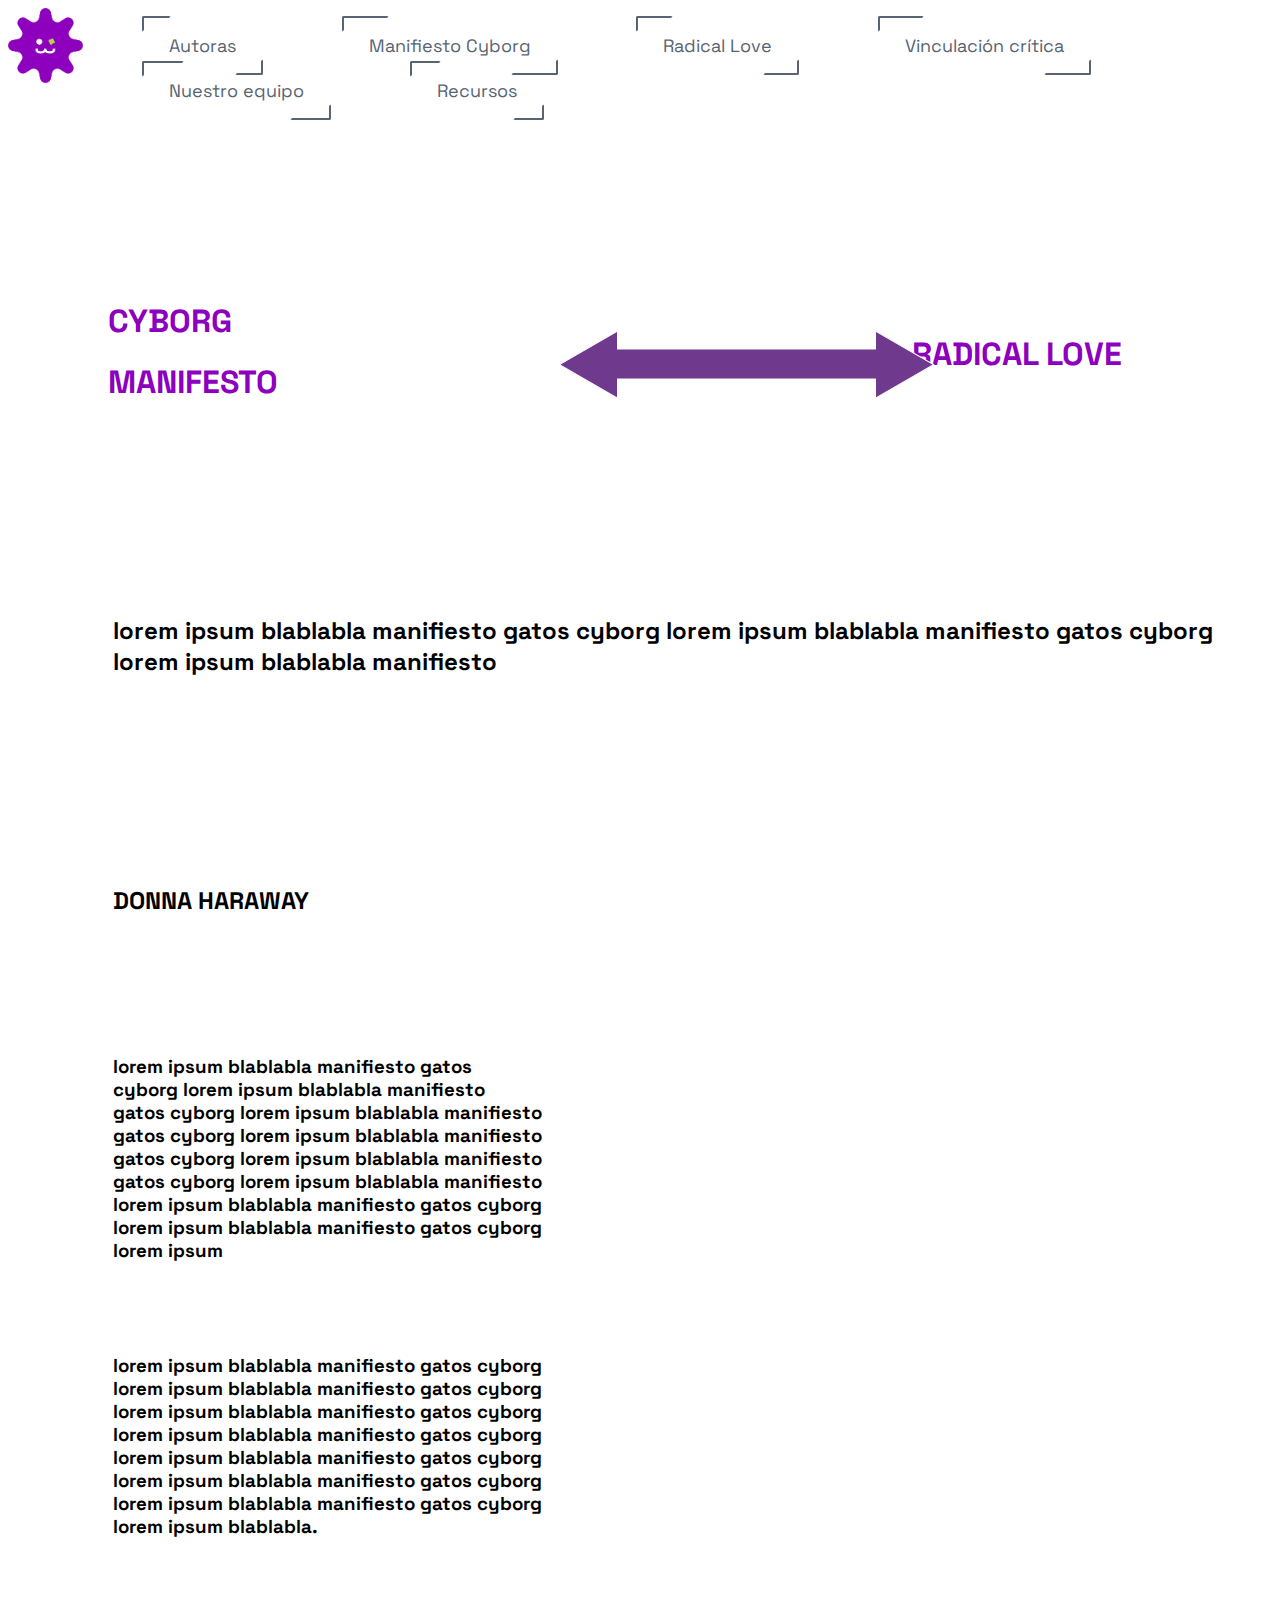
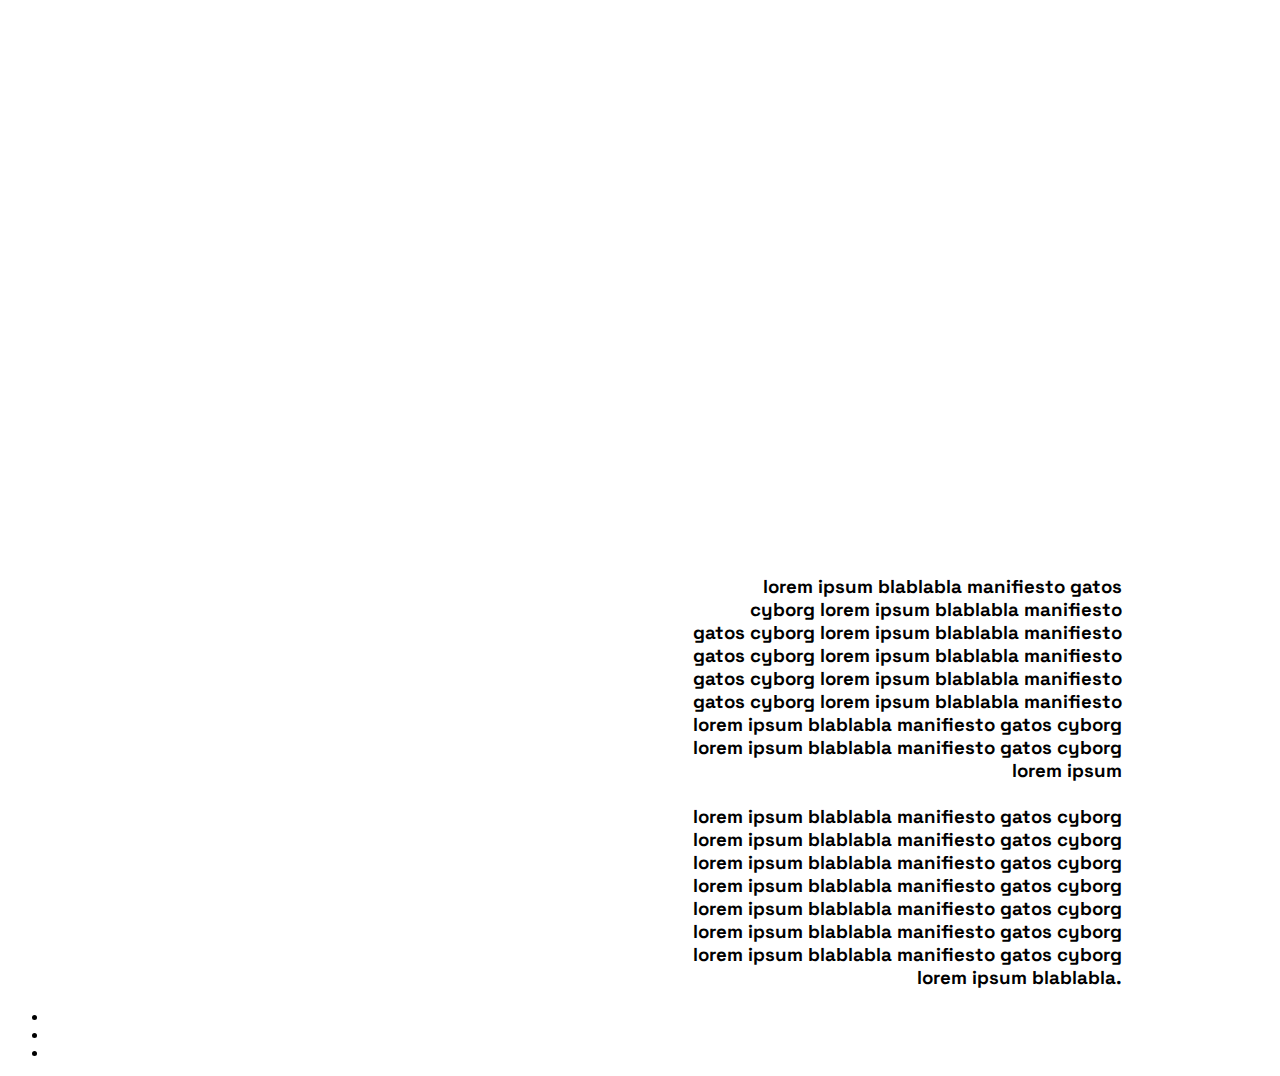
<file: index.html>
<!DOCTYPE html>
<html>
<head>
	<meta charset="utf-8">
	<!-- Nombre en pestaña  -->
	<title>DTS</title>
	<!-- Importar hoja de estilo  -->
	<link rel="stylesheet" href="style.css">
	<!-- Importar tipografías-->
    <link rel="preconnect" href="https://fonts.googleapis.com">
    <link rel="preconnect" href="https://fonts.gstatic.com" crossorigin>
    <link href="https://fonts.googleapis.com/css2?family=Space+Grotesk&display=swap" rel="stylesheet">
</head>


<header> <!-- En el header va el encabezado de nuestra pagina-->
<div class="gatite"> <img src="gatodts1.gif"> </div>




  
 	<div class="navbar">
 		<nav>
 			<ul class="menu">

                <li><a class="button type1" href="autores.html">Autoras</a></li>
				<li><a class="button type1" href="manifiestocyborg.html">Manifiesto Cyborg</a></li>
				<li><a class="button type1" href="radicallove.html">Radical Love</a></li>
                <li><a class="button type1" href="vinculacioncritica.html">Vinculación crítica
</a></li> 
                <li><a class="button type1" href="opiniongrupal.html">Nuestro equipo</a></li> 
                <li><a class="button type1" href="recursos.html">Recursos</a></li> 

            </ul>
        </nav>
    </div>


</header>
 
<main data-barba= "container" data-barba-namepsace= "home">
<div class="left"></div>
 </main>


<div class="texto">
	<div id="flecha">
<img src="img/flecha.png">
</div>

	<div class="manifiesto" id="titulo1">  
		<h1>CYBORG</h1>
		<h1>MANIFESTO</h1>

	</div>
 	
    <div class="proyecto">
    	<h1>RADICAL LOVE </h1>
    </div>
<div id="donna">

<h2>lorem ipsum blablabla manifiesto gatos
        cyborg lorem ipsum blablabla manifiesto
        gatos cyborg lorem ipsum blablabla manifiesto</h2>
<br>
<br>
<br>
<br>
<br>
<br>
<br>
<br>

    <h2>DONNA HARAWAY</h2>




<div id= "subtitulo1">
    <h3>lorem ipsum blablabla manifiesto gatos <br>
        cyborg lorem ipsum blablabla manifiesto <br>
        gatos cyborg lorem ipsum blablabla manifiesto <br>
        gatos cyborg lorem ipsum blablabla manifiesto <br>
        gatos cyborg lorem ipsum blablabla manifiesto <br>
        gatos cyborg lorem ipsum blablabla manifiesto <br>
        lorem ipsum blablabla manifiesto gatos cyborg <br>
        lorem ipsum blablabla manifiesto gatos cyborg <br>
        lorem ipsum <br>

        <br>
        <br>
        <br>
        <br>
        
        lorem ipsum blablabla manifiesto gatos cyborg <br>
        lorem ipsum blablabla manifiesto gatos cyborg <br>
        lorem ipsum blablabla manifiesto gatos cyborg <br>
        lorem ipsum blablabla manifiesto gatos cyborg <br>
        lorem ipsum blablabla manifiesto gatos cyborg <br>
        lorem ipsum blablabla manifiesto gatos cyborg <br>
        lorem ipsum blablabla manifiesto gatos cyborg <br> 
        lorem ipsum blablabla. <br>
     </h3>
     </div>

</div>

<div id= "subtitulo2">

    <h3>lorem ipsum blablabla manifiesto gatos <br>
        cyborg lorem ipsum blablabla manifiesto <br>
        gatos cyborg lorem ipsum blablabla manifiesto <br>
        gatos cyborg lorem ipsum blablabla manifiesto <br>
        gatos cyborg lorem ipsum blablabla manifiesto <br>
        gatos cyborg lorem ipsum blablabla manifiesto <br>
        lorem ipsum blablabla manifiesto gatos cyborg <br>
        lorem ipsum blablabla manifiesto gatos cyborg <br>
        lorem ipsum <br>


        <br>
 
        lorem ipsum blablabla manifiesto gatos cyborg <br>
        lorem ipsum blablabla manifiesto gatos cyborg <br>
        lorem ipsum blablabla manifiesto gatos cyborg <br>
        lorem ipsum blablabla manifiesto gatos cyborg <br>
        lorem ipsum blablabla manifiesto gatos cyborg <br>
        lorem ipsum blablabla manifiesto gatos cyborg <br>
        lorem ipsum blablabla manifiesto gatos cyborg <br> 
        lorem ipsum blablabla. <br>
     </h3>

</div>


</div>
 </body>



<footer>   <!-- En el footer va el pie de pagina de nuestra web -->


	<div class="info-footer">
		<ul class="lista-footer">
	    	<li><a href="/"></a></li>
	    	<li><a href="/"></a></li>
	    	<li><a href="/"></a></li>
		</ul>
	</div>

</footer>
<div class="container1">
    
</div>

</html>
</file>
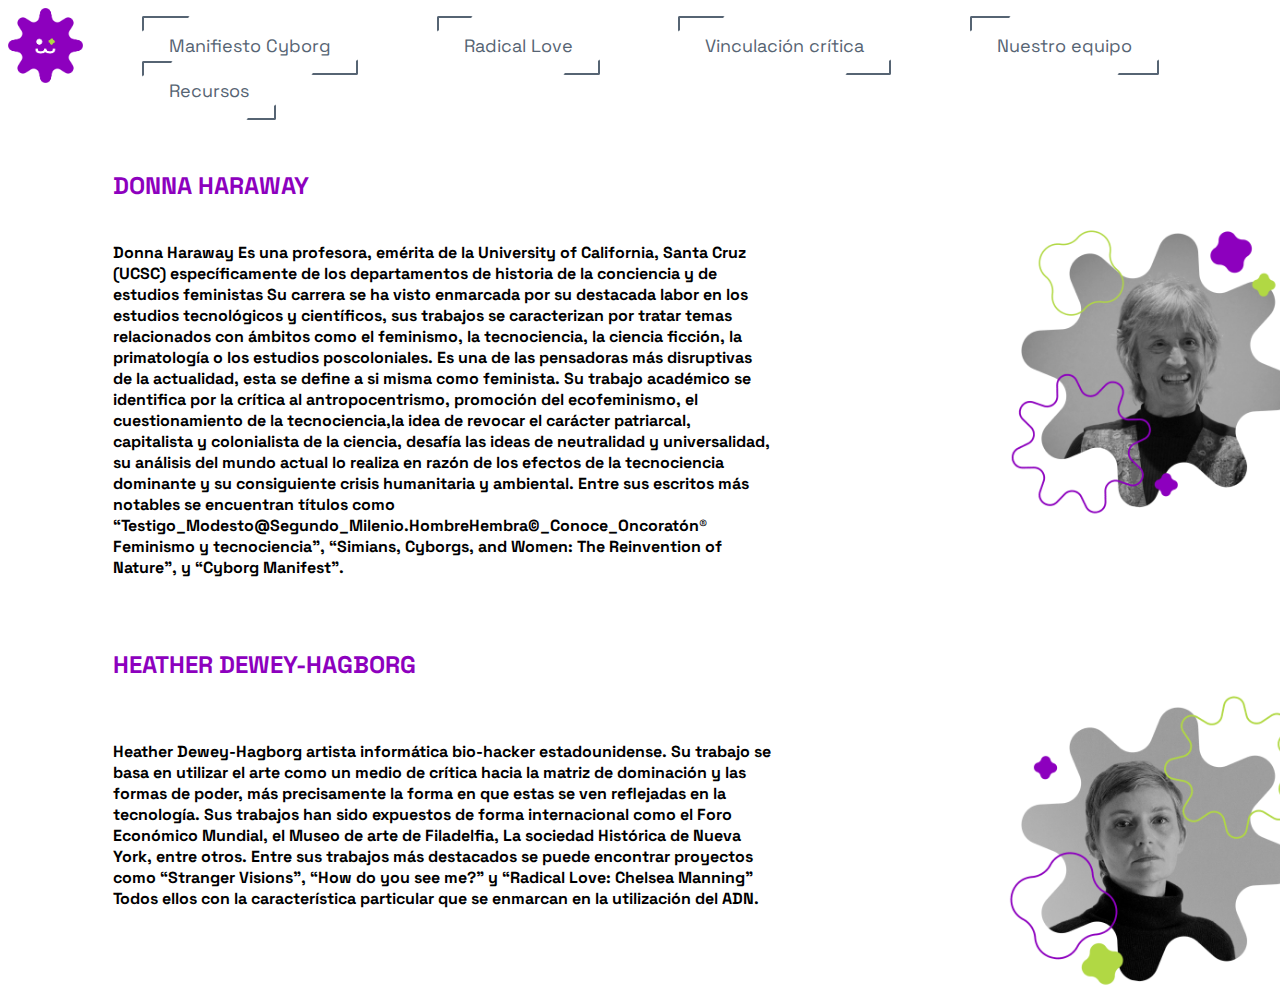
<file: autores.html>
<!DOCTYPE html>
<html>
<head>
	<meta charset="utf-8">
	<meta name="viewport" content="width=device-width, initial-scale=1">
	<title>Autoras</title>
	<link rel="stylesheet" type="text/css" href="Css/autores.css">
	 <link rel="preconnect" href="https://fonts.googleapis.com">
    <link rel="preconnect" href="https://fonts.gstatic.com" crossorigin>
    <link href="https://fonts.googleapis.com/css2?family=Space+Grotesk&display=swap" rel="stylesheet">
</head>
<body>
	<header>
	<div class="gatite"> <a href="inicio.html"><img src="gatodts1.gif"></a> </div>
	<div class="navbar">
    <nav>
      <ul class="menu">


        <li><a class="button type1" href="manifiestocyborg.html">Manifiesto Cyborg</a></li>
        <li><a class="button type1" href="radicallove.html">Radical Love</a></li>
                <li><a class="button type1" href="vinculacioncritica.html">Vinculación crítica
</a></li> 
                <li><a class="button type1" href="opiniongrupal.html">Nuestro equipo</a></li> 
                <li><a class="button type1" href="recursos.html">Recursos</a></li> 
            </ul>
        </nav>
    </div>

    <div class="donna">
        <img class="img" src="img/AutorasD.png">
    	<h2 class="nombre1">DONNA HARAWAY</h2>
    	<h4 class="texto1">Donna Haraway Es una profesora, emérita de la University of California, Santa Cruz (UCSC) específicamente de los departamentos de historia de la conciencia y de estudios feministas Su carrera se ha visto enmarcada por su destacada labor en los estudios tecnológicos y científicos, sus trabajos se caracterizan por tratar temas relacionados con ámbitos como el feminismo, la tecnociencia, la ciencia ficción, la primatología o los estudios poscoloniales.
Es una de las pensadoras más disruptivas de la actualidad, esta se define a si misma como feminista. Su trabajo académico se identifica por la crítica al antropocentrismo, promoción del ecofeminismo, el cuestionamiento de la tecnociencia,la idea de revocar el carácter patriarcal, capitalista y colonialista de la ciencia, desafía las ideas de neutralidad y universalidad, su análisis del  mundo actual lo realiza en razón de los efectos de la tecnociencia dominante y su consiguiente crisis humanitaria y ambiental.
Entre sus escritos más notables se encuentran títulos como “Testigo_Modesto@Segundo_Milenio.HombreHembra©_Conoce_Oncoratón® Feminismo y tecnociencia”, “Simians, Cyborgs, and Women: The Reinvention of Nature”, y “Cyborg Manifest”. </h4>
    	

    </div>



     <div class="donna">
        <img class="img2" src="img/AutorasH.png">
    	<h2 class="nombre2">HEATHER DEWEY-HAGBORG</h1>
    	<h4 class="texto2">Heather Dewey-Hagborg artista informática bio-hacker estadounidense. Su trabajo se basa en utilizar el arte como un medio de crítica hacia la matriz de dominación y las formas de poder, más precisamente la forma en que estas se ven reflejadas en la tecnología.
Sus trabajos han sido expuestos de forma internacional como el Foro Económico Mundial, el Museo de arte de Filadelfia, La sociedad Histórica de Nueva York, entre otros.
Entre sus trabajos más destacados se puede encontrar proyectos como “Stranger Visions”, “How do you see me?” y “Radical Love: Chelsea Manning” Todos ellos con la característica particular que se enmarcan en la utilización del ADN.
</h2>
    	
    </div>
	<div class="abajo"></div>


</body>
</html>
</file>
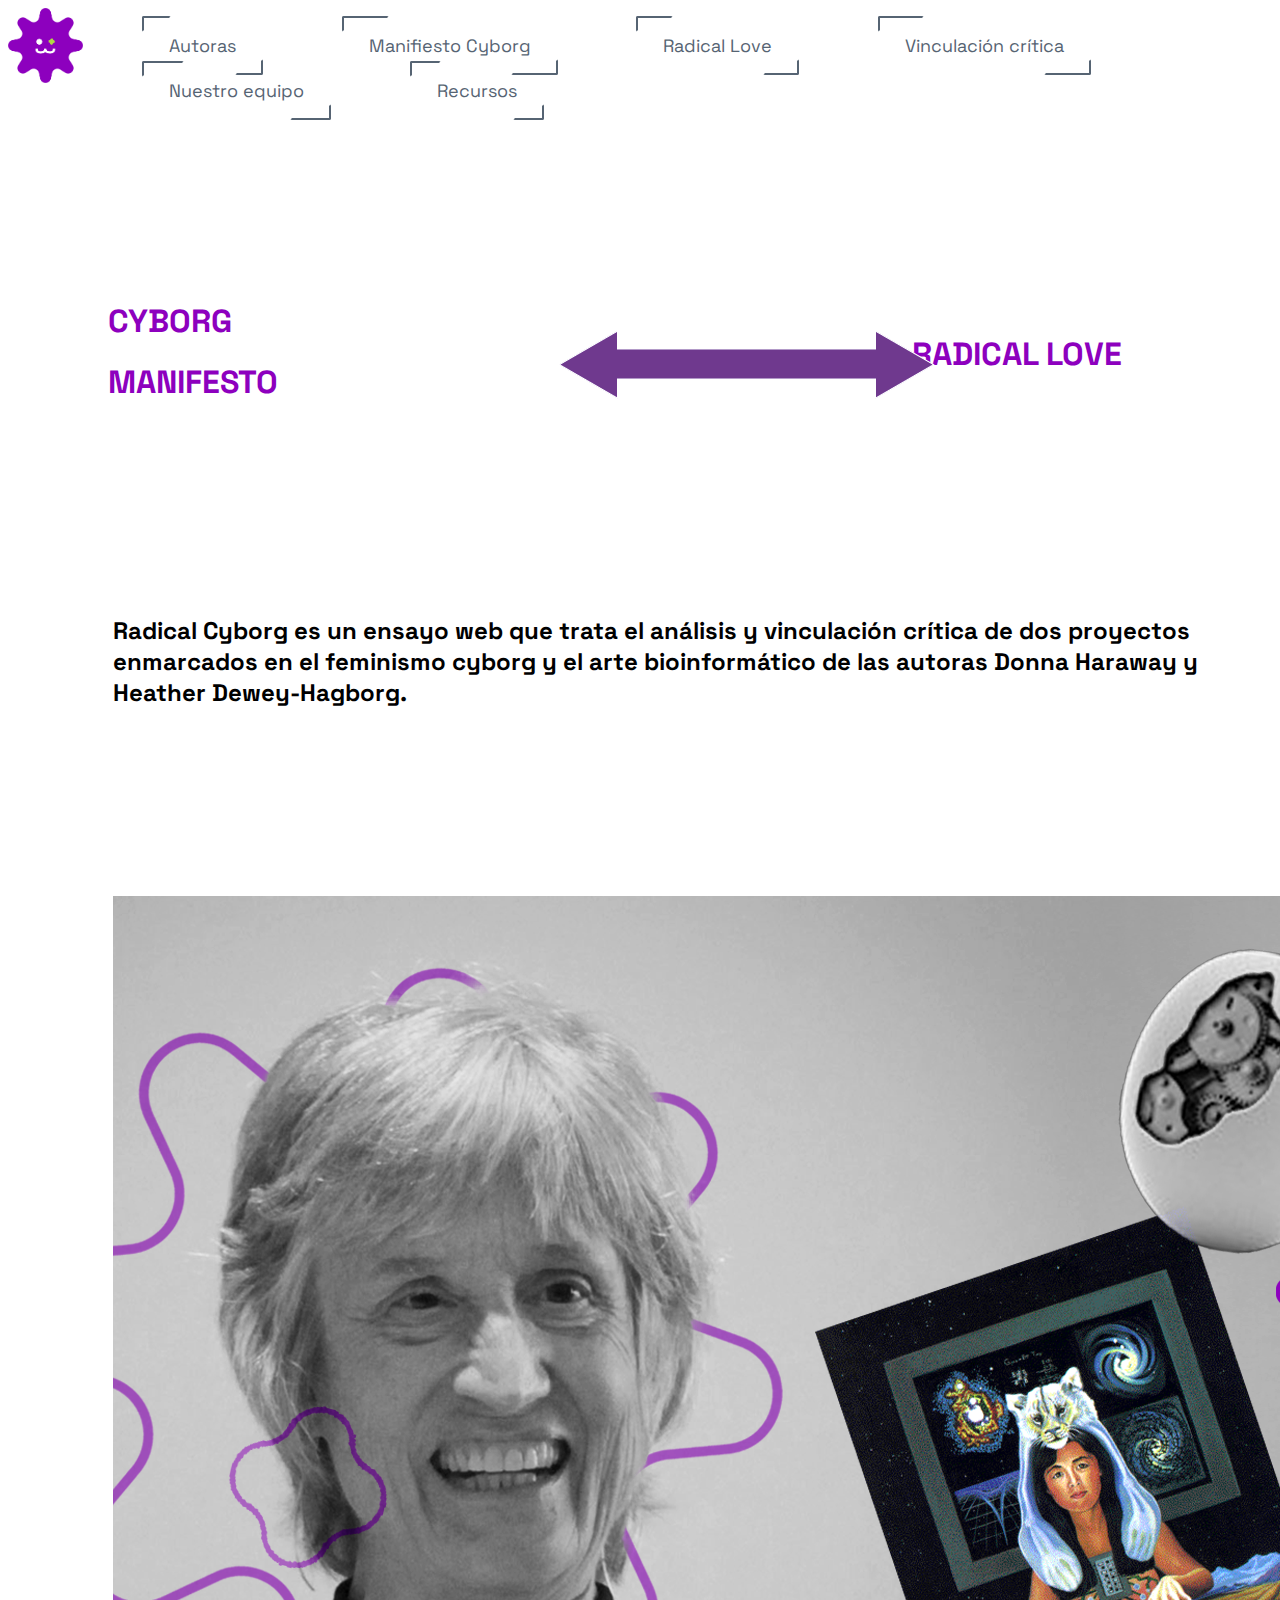
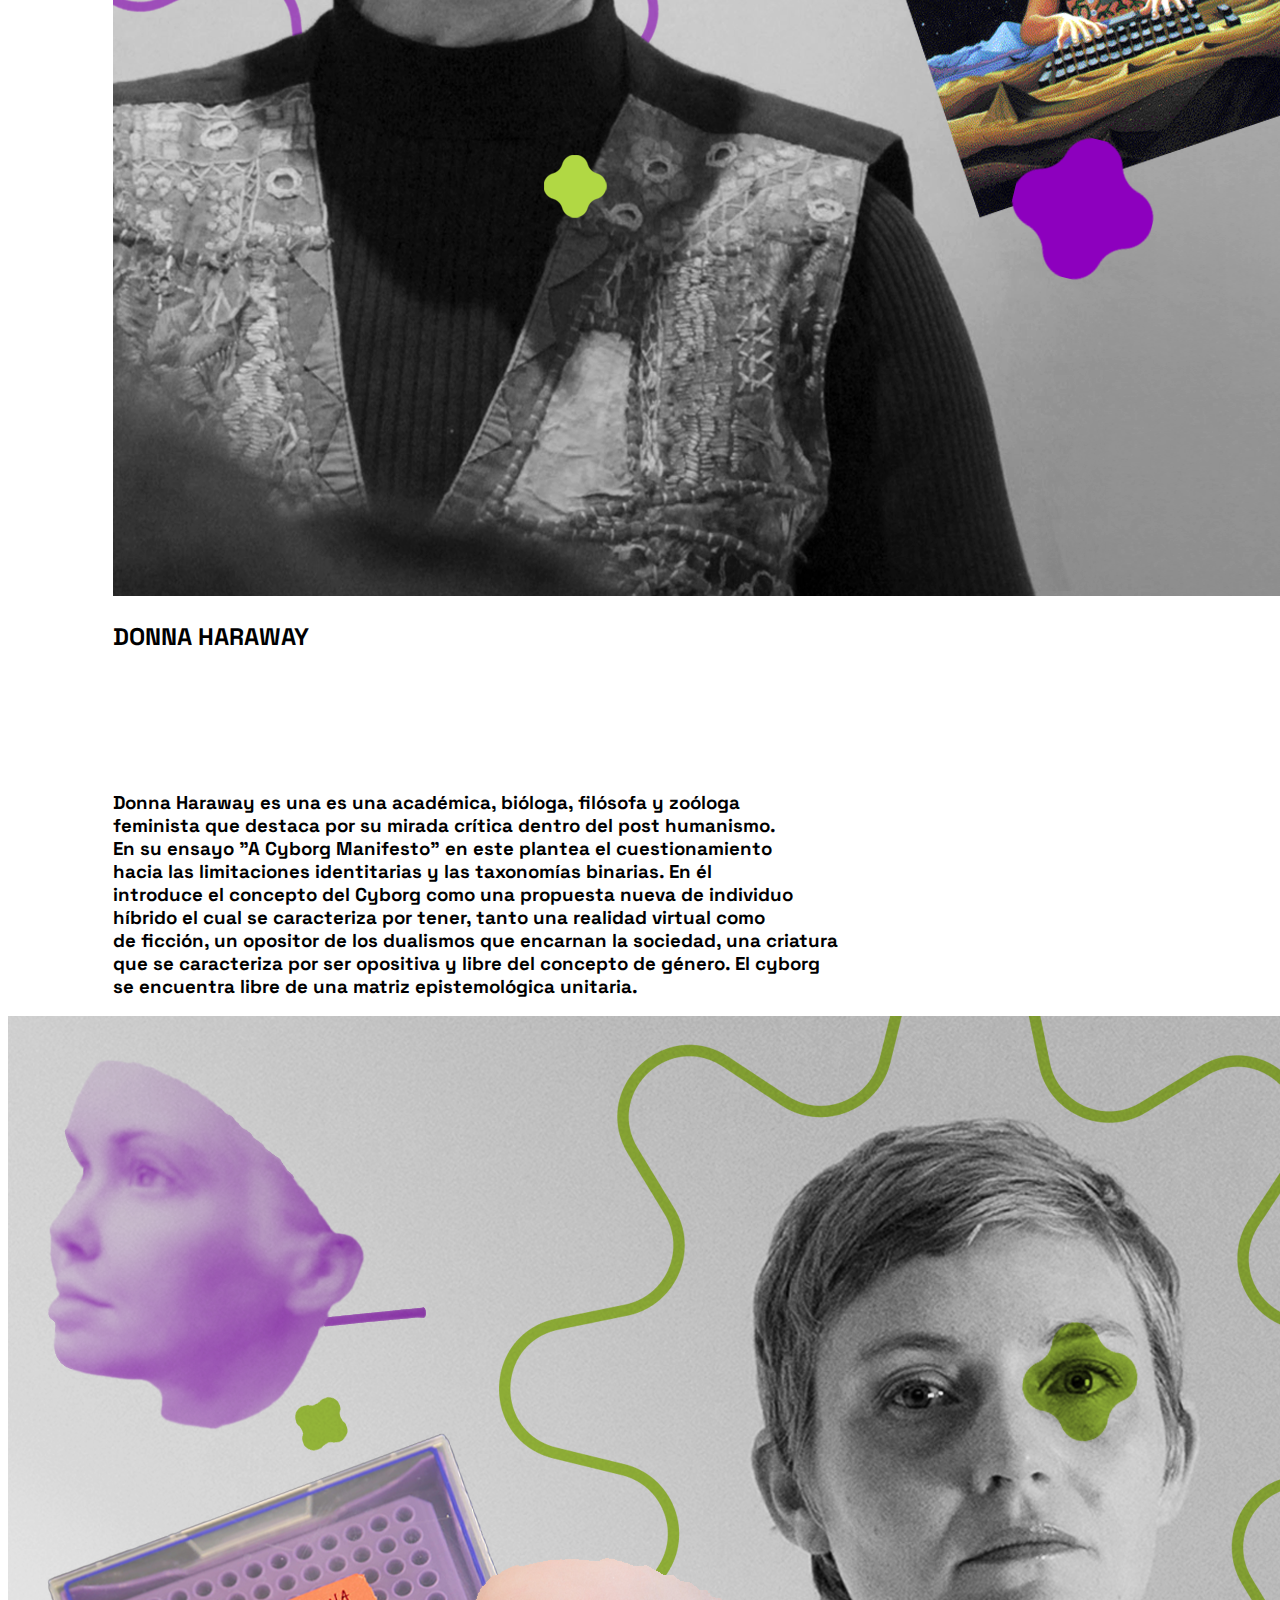
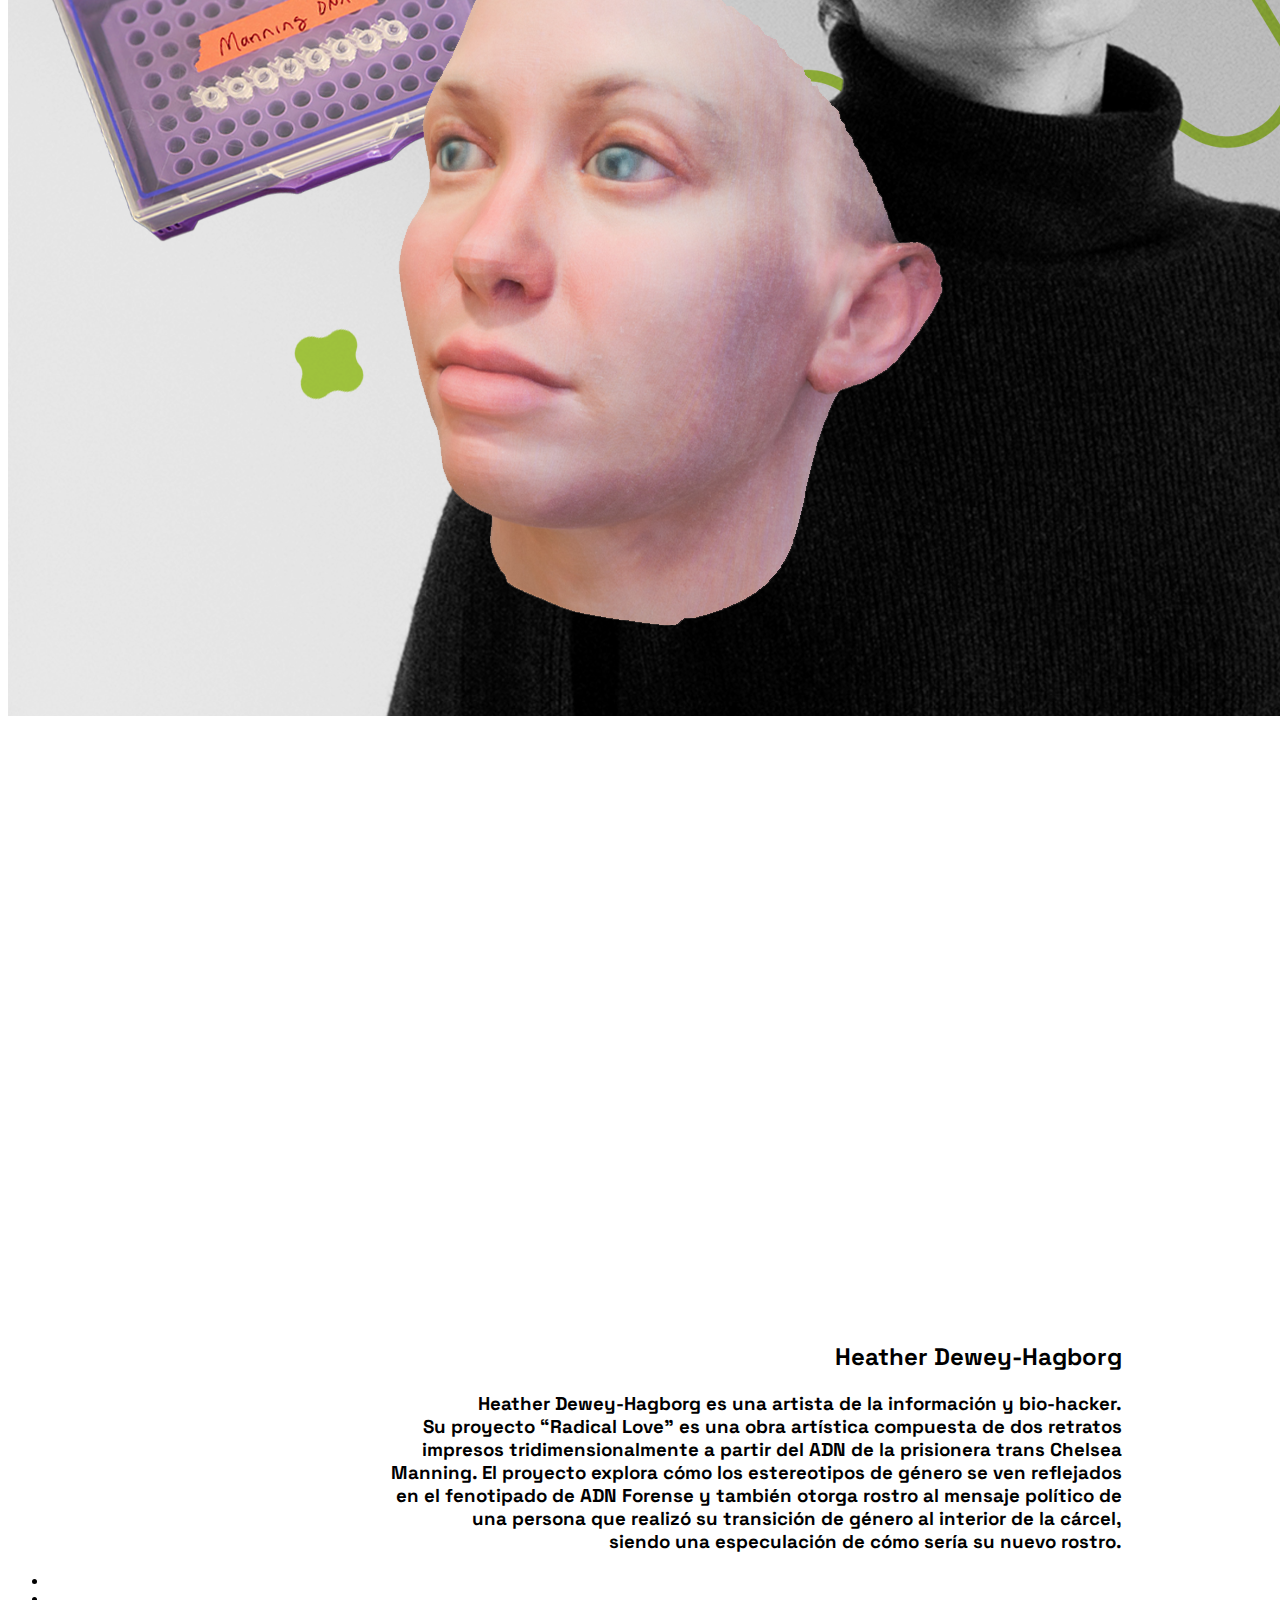
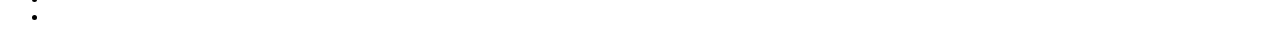
<file: inicio.html>
<!DOCTYPE html>
<html>
<head>
	<meta charset="utf-8">
	<!-- Nombre en pestaña  -->
	<title>Inicio</title>
	<!-- Importar hoja de estilo  -->
	<link rel="stylesheet" href="style.css">
	<!-- Importar tipografías-->
    <link rel="preconnect" href="https://fonts.googleapis.com">
    <link rel="preconnect" href="https://fonts.gstatic.com" crossorigin>
    <link href="https://fonts.googleapis.com/css2?family=Space+Grotesk&display=swap" rel="stylesheet">
</head>


<header> <!-- En el header va el encabezado de nuestra pagina-->
<div class="gatite"> <img src="gatodts1.gif"> </div>




  
 	<div class="navbar">
 		<nav>
 			<ul class="menu">

                <li><a class="button type1" href="autores.html">Autoras</a></li>
				<li><a class="button type1" href="manifiestocyborg.html">Manifiesto Cyborg</a></li>
				<li><a class="button type1" href="radicallove.html">Radical Love</a></li>
                <li><a class="button type1" href="vinculacioncritica.html">Vinculación crítica
</a></li> 
                <li><a class="button type1" href="opiniongrupal.html">Nuestro equipo</a></li> 
                <li><a class="button type1" href="recursos.html">Recursos</a></li> 

            </ul>
        </nav>
    </div>


</header>
 
<main data-barba= "container" data-barba-namepsace= "home">
<div class="left"></div>
 </main>


<div class="texto">
	<div id="flecha">
<img src="img/flecha.png">
</div>

	<div class="manifiesto" id="titulo1">  
		<h1>CYBORG</h1>
		<h1>MANIFESTO</h1>

	</div>
 	
    <div class="proyecto">
    	<h1>RADICAL LOVE </h1>
    </div>
<div id="donna">

<h2 class="intro">Radical Cyborg es un ensayo web que trata el análisis y vinculación crítica de dos proyectos enmarcados en el feminismo cyborg y el arte bioinformático de las autoras Donna Haraway y Heather Dewey-Hagborg.</h2>
<br>
<br>
<br>
<br>
<br>
<br>
<br>
<br>


<img class="img1" src="img/iniciod.png">


    <h2 class="donita">DONNA HARAWAY</h2>




<div id= "subtitulo1">
    <h3>Donna Haraway es una es una académica, bióloga, filósofa y zoóloga<br>
        feminista que destaca por su mirada crítica dentro del post humanismo.<br>
        En su ensayo "A Cyborg Manifesto" en este plantea el cuestionamiento<br>
        hacia las limitaciones identitarias y las taxonomías binarias. En él <br>
        introduce el concepto del Cyborg como una propuesta nueva de individuo<br>
        híbrido el cual se caracteriza por tener, tanto una  realidad virtual como<br>
        de ficción, un opositor de los dualismos que encarnan la sociedad, una criatura <br>
        que se caracteriza por ser opositiva y libre del concepto de género. El cyborg<br> 
        se encuentra libre de una matriz epistemológica unitaria.<br>
     </h3>
     </div>

</div>


<img class="img2" src="img/inicioh.png">

<div id= "subtitulo2">

    <h2 class="heather">Heather Dewey-Hagborg</h2>

    <h3 class="text"> Heather Dewey-Hagborg es una artista de la información y bio-hacker.<br>
     Su proyecto “Radical Love” es una obra artística compuesta de dos retratos<br>
      impresos tridimensionalmente a partir del ADN de la prisionera trans Chelsea <br>
      Manning. El proyecto explora cómo los estereotipos de género se ven reflejados <br>
      en el fenotipado de ADN Forense y también otorga rostro al mensaje político de <br>
      una persona que realizó su transición de género al interior de la cárcel,<br>
       siendo una especulación de cómo sería su nuevo rostro. <br>
     </h3>

</div>


</div>
 </body>



<footer>   <!-- En el footer va el pie de pagina de nuestra web -->


	<div class="info-footer">
		<ul class="lista-footer">
	    	<li><a href="/"></a></li>
	    	<li><a href="/"></a></li>
	    	<li><a href="/"></a></li>
		</ul>
	</div>

</footer>
<div class="container1">
    
</div>

</html>
</file>
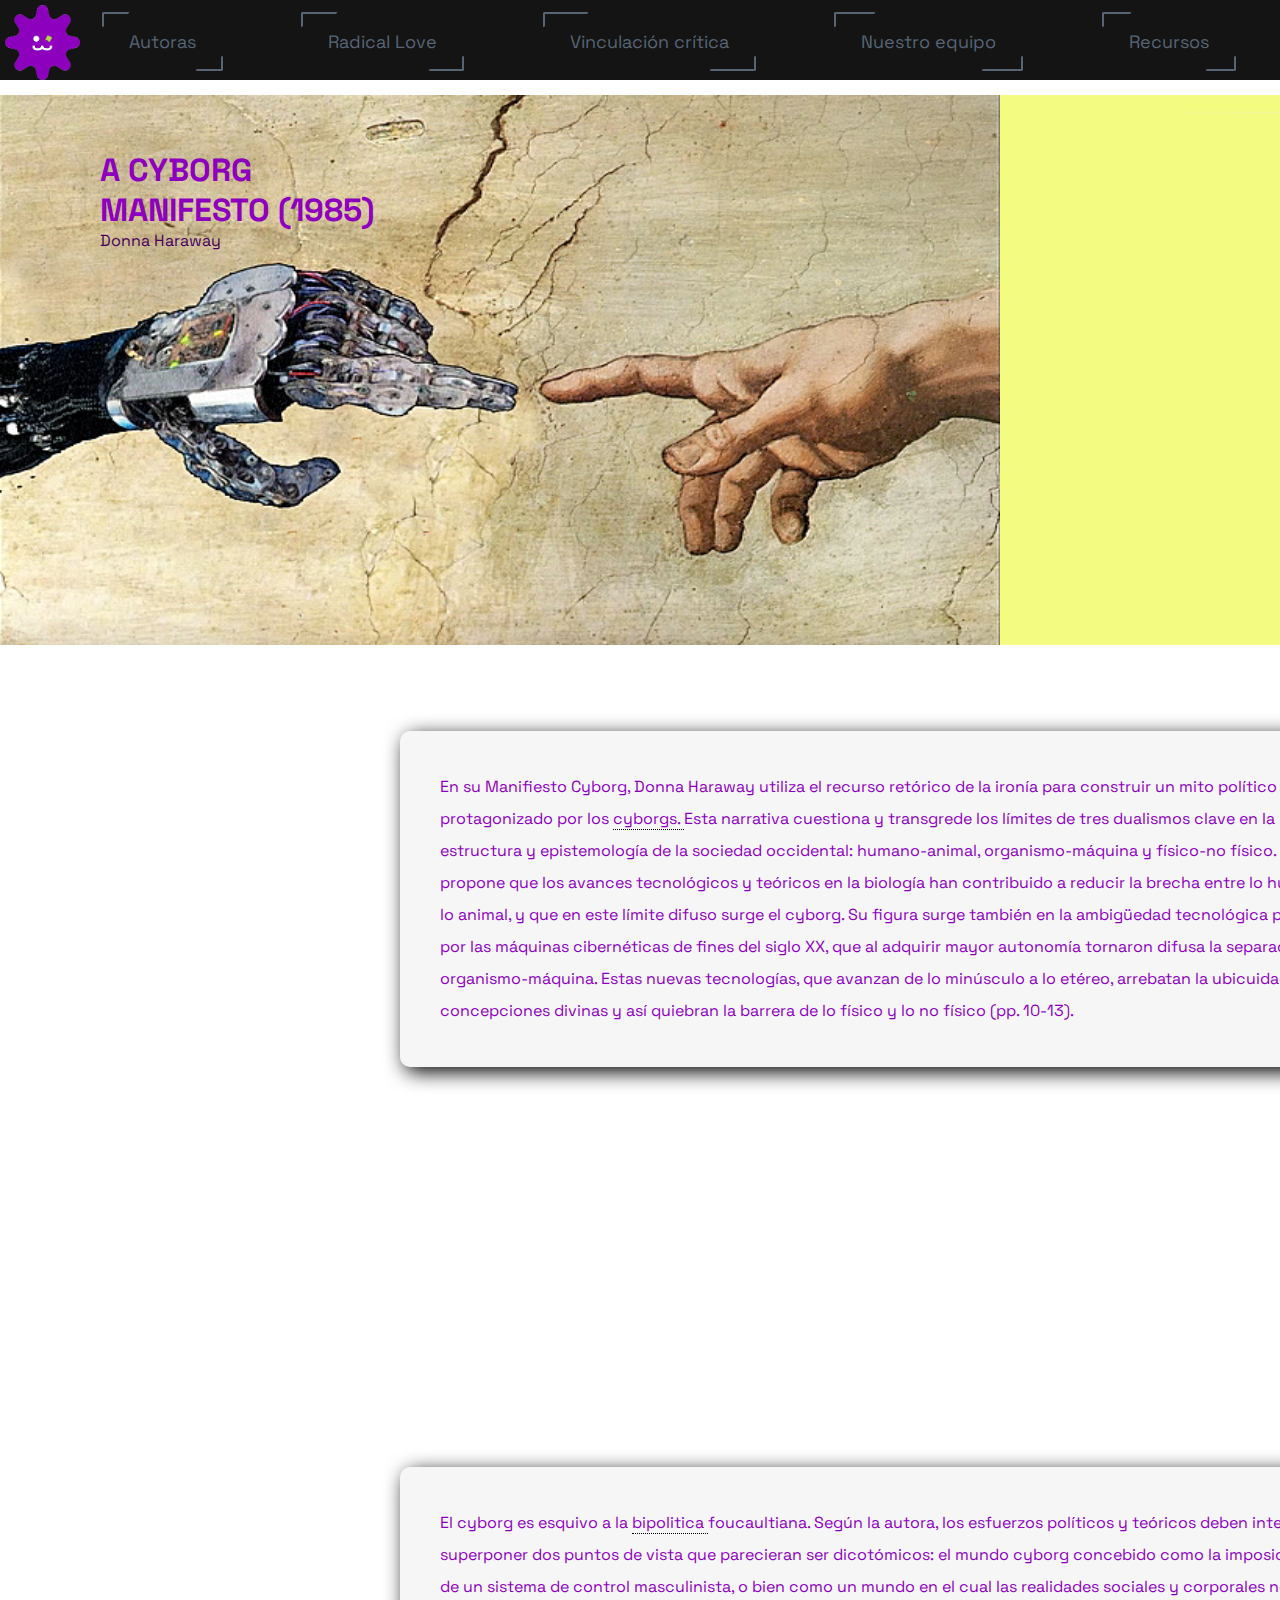
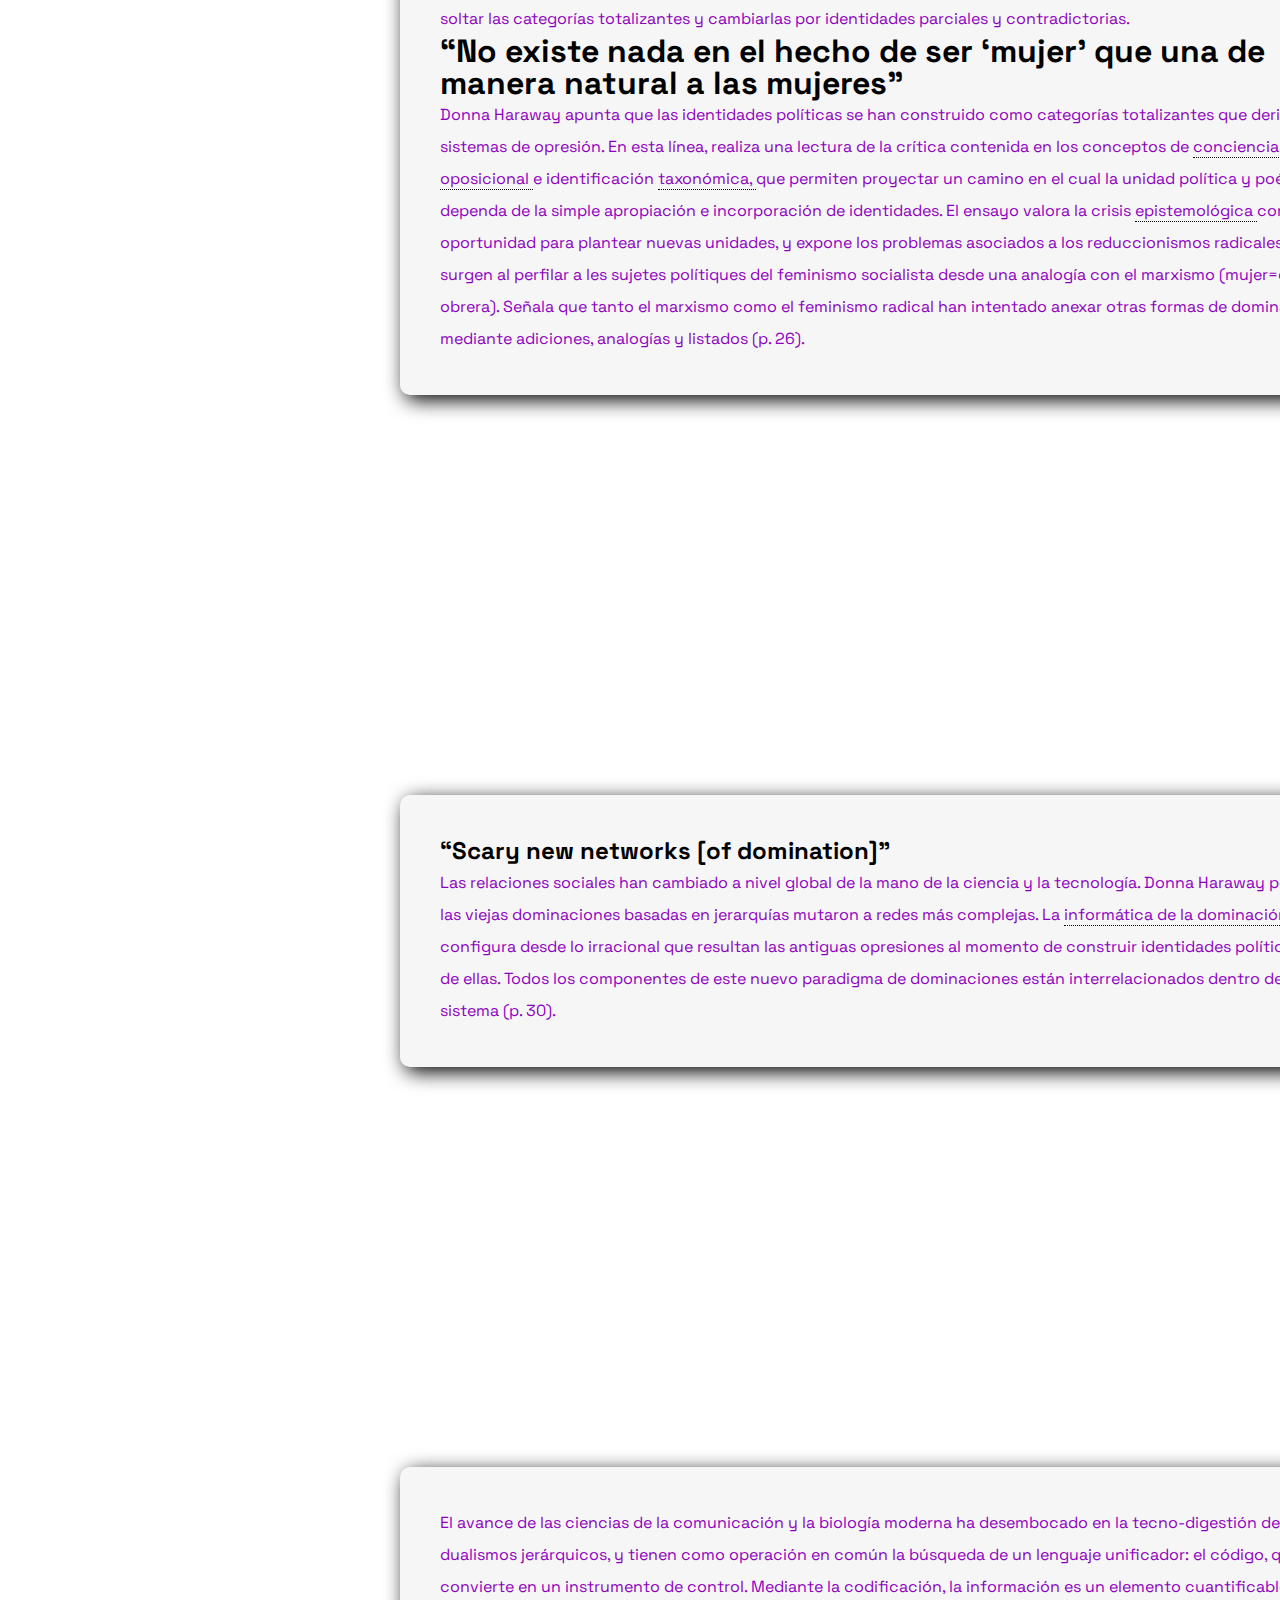
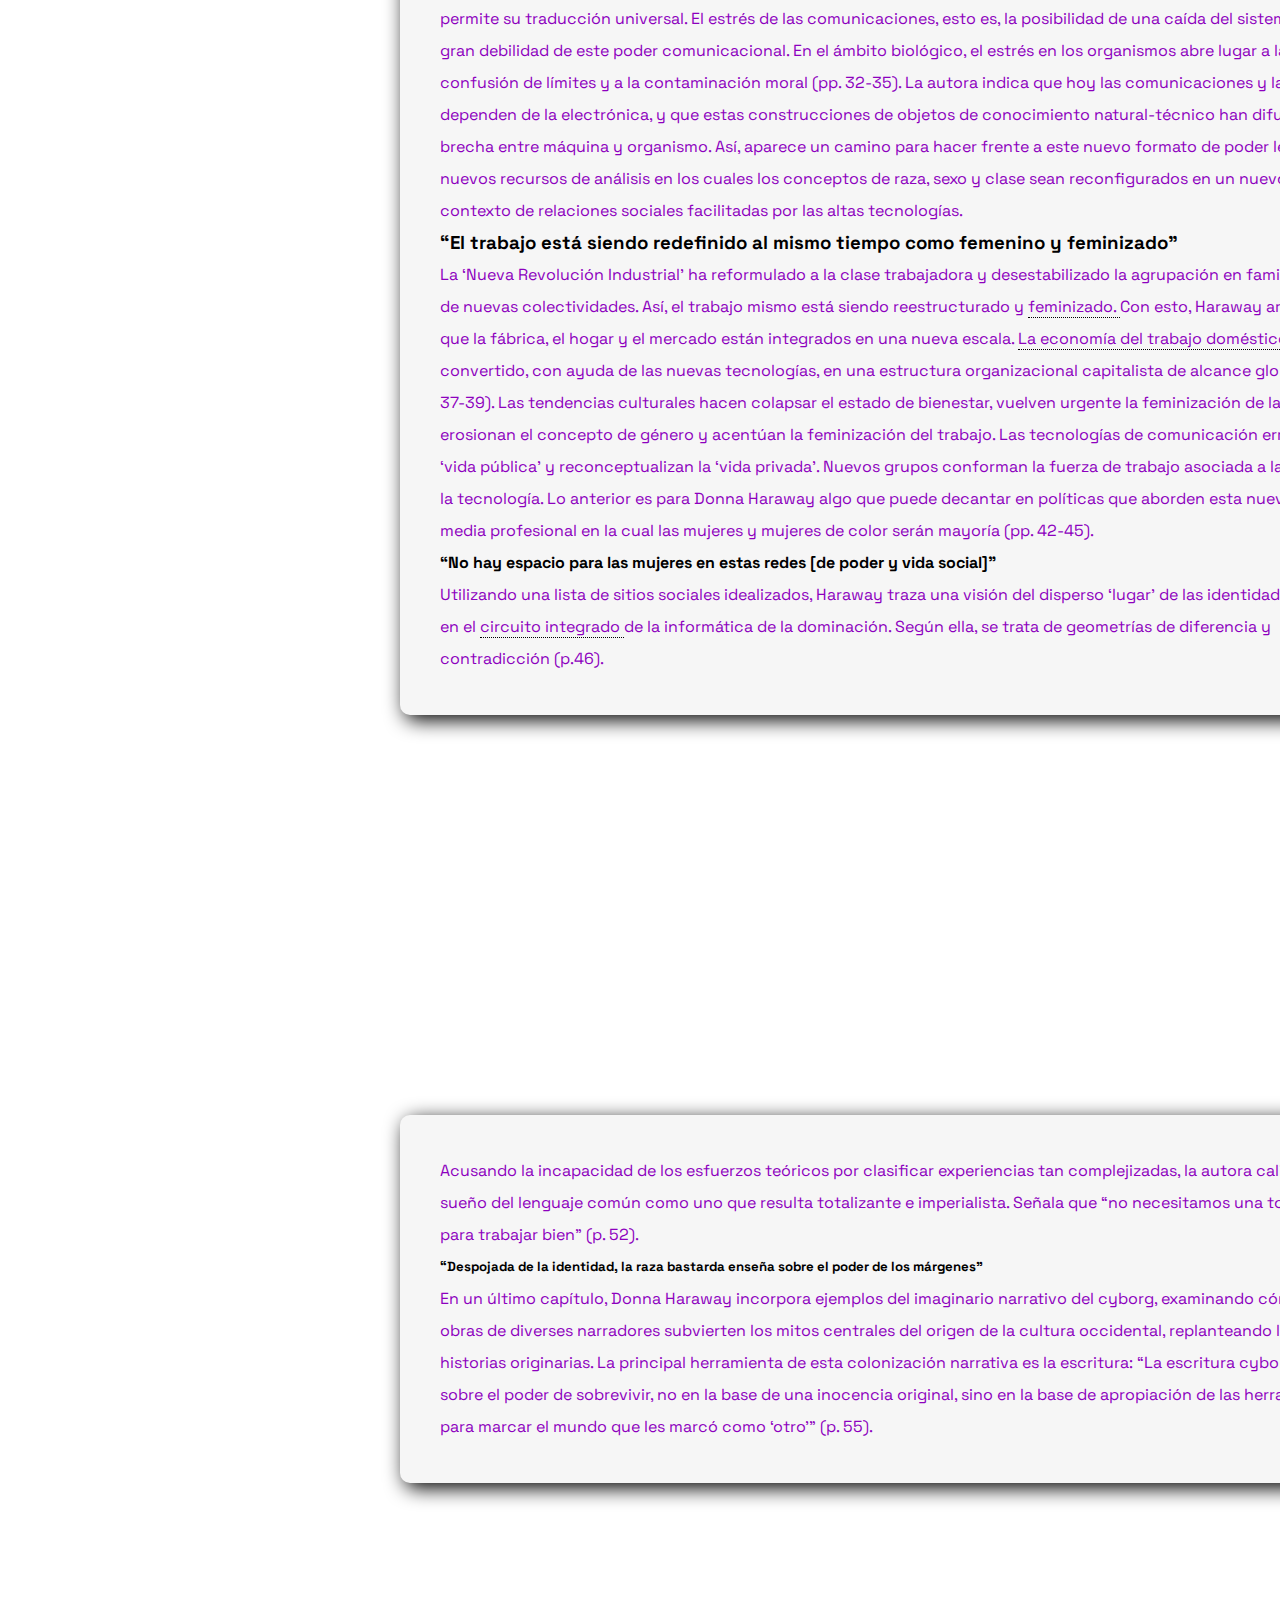
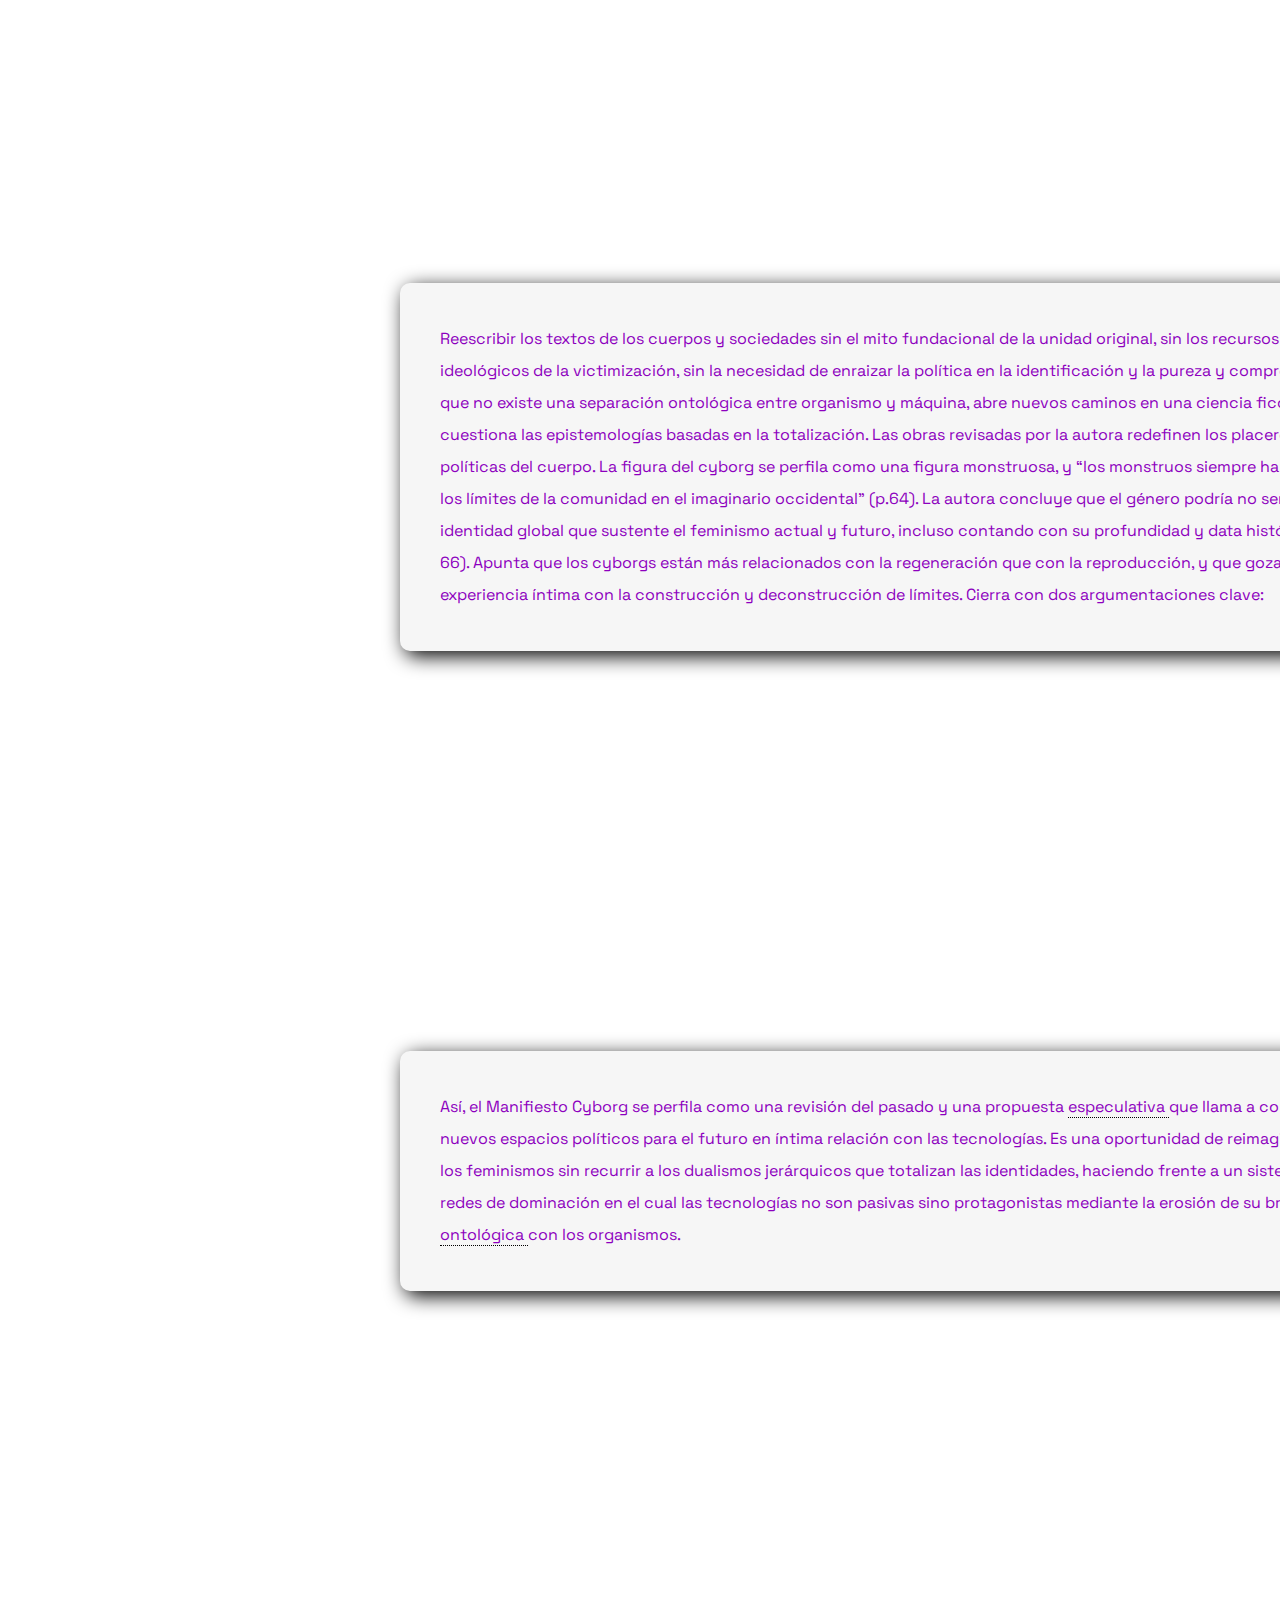
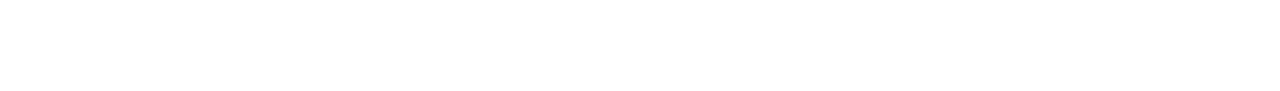
<file: Manifiestocyborg.html>
<!DOCTYPE html>
<html>
<head>
	<meta charset="utf-8">
	<meta name="viewport" content="width=device-width, initial-scale=1">
		<link rel="stylesheet" type="text/css" href="Css/manifiesto.css">
		 <link rel="preconnect" href="https://fonts.googleapis.com">
    <link rel="preconnect" href="https://fonts.gstatic.com" crossorigin>
    <link href="https://fonts.googleapis.com/css2?family=Space+Grotesk&display=swap" rel="stylesheet">
	<title>Manifiesto Cyborg</title>
</head>
<header>
<div class="container-header">
	<div class="logo-litle">
		<div class="gatite"> <a href="index.html"><img src="gatodts1.gif"></a> </div>
 	
		</div>	

<div class="navbar">
 		<nav>
 			<ul class="menu">


					<li><a class="button type1" href="autores.html">Autoras</a></li>
				<li><a class="button type1" href="radicallove.html">Radical Love</a></li>
                <li><a class="button type1" href="vinculacioncritica.html">Vinculación crítica
</a></li> 
                <li><a class="button type1" href="opiniongrupal.html">Nuestro equipo</a></li> 
                <li><a class="button type1" href="recursos.html">Recursos</a></li> 
            </ul>
        </nav>
    </div>


<div class="encabezado">

	
<div class="container-portada">
	<ul>
	<li><img src="gif2/1.png" alt=""></li>
	<li><img src="gif2/2.jpg" alt=""></li>
	<li><img src="gif2/3.jpg" alt=""></li>
	<li><img src="gif2/4.jpg" alt=""></li>
	<li><img src="gif2/5.jpg" alt=""></li>
	<li><img src="gif2/6.jpg" alt=""></li>
	</ul>

	



</div> <div> <div>
</header>


<body>

	<div class="proyecto" id="titulo1">  
		<h1>A CYBORG 
</h1>
		<h1>MANIFESTO (1985)</h1>

            <p class="text-justify"> Donna Haraway
          </p>
          </div>

<div class="texto1">
	<article>

<p> 
En su Manifiesto Cyborg, Donna Haraway utiliza el recurso retórico de la ironía para construir un mito político protagonizado por los 
 <span class="hovertext" data-hover="Organismo cibernético, híbrido de máquina y organismo (Haraway, p. 5)">
    cyborgs.
</span>

 Esta narrativa cuestiona y transgrede los límites de tres dualismos clave en la estructura y epistemología de la sociedad occidental: humano-animal, organismo-máquina y físico-no físico.

Haraway propone que los avances tecnológicos y teóricos en la biología han contribuido a reducir la brecha entre lo humano y lo animal, y que en este límite difuso surge el cyborg. Su figura surge también en la ambigüedad tecnológica provocada por las máquinas cibernéticas de fines del siglo XX, que al adquirir mayor autonomía tornaron difusa la separación organismo-máquina. Estas nuevas tecnologías, que avanzan de lo minúsculo a lo etéreo, arrebatan la ubicuidad a las concepciones divinas y así quiebran la barrera de lo físico y lo no físico (pp. 10-13).
</p>
</article>
</div>



<div class="texto2">
	<article>

<p> 
El cyborg es esquivo a la 

<span class="hovertext" data-hover="Para Michel Foucault, la biopolítica es un ejercicio del poder en cuanto ser viviente. Este poder es el biopoder, y configura a la población como problema biológico y político (Foucault, 1976).">
    bipolitica
</span>


foucaultiana. Según la autora, los esfuerzos políticos y teóricos deben intentar superponer dos puntos de vista que parecieran ser dicotómicos: el mundo cyborg concebido como la imposición final de un sistema de control masculinista, o bien como un mundo en el cual las realidades sociales y corporales no temen soltar las categorías totalizantes y cambiarlas por identidades parciales y contradictorias.

<h1>“No existe nada en el hecho de ser ‘mujer’ que una de manera natural a las mujeres”</h1>

Donna Haraway apunta que las identidades políticas se han construido como categorías totalizantes que derivan de los sistemas de opresión. En esta línea, realiza una lectura de la crítica contenida en los conceptos de 

 <span class="hovertext" data-hover="Acuñado por Chela Sandoval, Haraway caracteriza el concepto de: Oppositional Conciousness como un modelo de identidades políticas basadas en la ruptura con una categoría social estando dentro de ella, o bien en una permanencia inestable en ésta (p. 17-18).">
conciencia oposicional
</span>


 e identificación

  <span class="hovertext" data-hover="La taxonomía es una clasificación ordenada, categórica y jerárquica.">
 taxonómica,
</span>


  que permiten proyectar un camino en el cual la unidad política y poética no dependa de la simple apropiación e incorporación de identidades. 

El ensayo valora la crisis 

  <span class="hovertext" data-hover="La epistemología hace referencia a los fundamentos y alcances de una ciencia o modelo en particular.La epistemología hace referencia a los fundamentos y alcances de una ciencia o modelo en particular.">
epistemológica
</span>


como una oportunidad para plantear nuevas unidades, y expone los problemas asociados a los reduccionismos radicales que surgen al perfilar a les sujetes polítiques del feminismo socialista desde una analogía con el marxismo (mujer=clase obrera). Señala que tanto el marxismo como el feminismo radical han intentado anexar otras formas de dominación mediante adiciones, analogías y listados (p. 26).

</p>
</article>
</div>

<div class="texto3">
	<article>

<p> 
<h2>“Scary new networks [of domination]”</h2>

Las relaciones sociales han cambiado a nivel global de la mano de la ciencia y la tecnología. Donna Haraway postula que las viejas dominaciones basadas en jerarquías mutaron a redes más complejas. 

La

   <span class="hovertext" data-hover="Sistema de redes complejas de dominación posteriores a la modernidad. Viene a reemplazar el esquema jerárquico de dominación del patriarcado capitalista blanco (Haraway, pp. 28-31).">
informática de la dominación
</span>

se configura desde lo irracional que resultan las antiguas opresiones al momento de construir identidades políticas a partir de ellas. Todos los componentes de este nuevo paradigma de dominaciones están interrelacionados dentro de este sistema (p. 30). 

</p>
</article>
</div>


<div class="texto4">
	<article>

El avance de las ciencias de la comunicación y la biología moderna ha desembocado en la tecno-digestión de los dualismos jerárquicos, y tienen como operación en común la búsqueda de un lenguaje unificador: el código, que se convierte en un instrumento de control. Mediante la codificación, la información es un elemento cuantificable que permite su traducción universal. El estrés de las comunicaciones, esto es, la posibilidad de una caída del sistema, es la gran debilidad de este poder comunicacional. En el ámbito biológico, el estrés en los organismos abre lugar a la confusión de límites y a la contaminación moral (pp. 32-35).

La autora indica que hoy las comunicaciones y la biología dependen de la electrónica, y que estas construcciones de objetos de conocimiento natural-técnico han difuminado la brecha entre máquina y organismo. Así, aparece un camino para hacer frente a este nuevo formato de poder levantando nuevos recursos de análisis en los cuales los conceptos de raza, sexo y clase sean reconfigurados en un nuevo contexto de relaciones sociales facilitadas por las altas tecnologías.

<h3>“El trabajo está siendo redefinido al mismo tiempo como femenino y feminizado”</h3>

La ‘Nueva Revolución Industrial’ ha reformulado a la clase trabajadora y desestabilizado la agrupación en familias en pos de nuevas colectividades. Así, el trabajo mismo está siendo reestructurado y 

  <span class="hovertext" data-hover= "Significa ser enormemente vulnerable, apto a ser desmontado, vuelto a montar, (...) estar considerado más como servidor que como trabajador, sujeto a horarios intra y extrasalariales (...), llevar una existencia que está siempre en los límites de lo obsceno, fuera de lugar y reducible al sexo (Haraway, pp. 38). ">
feminizado.
</span>

 Con esto, Haraway argumenta que la fábrica, el hogar y el mercado están integrados en una nueva escala. 

  <span class="hovertext" data-hover="La taxonomía es una clasificación ordenada, categórica y jerárquica.">
 La economía del trabajo doméstico
</span>

 se ha convertido, con ayuda de las nuevas tecnologías, en una estructura organizacional capitalista de alcance global (pp. 37-39).

Las tendencias culturales hacen colapsar el estado de bienestar, vuelven urgente la feminización de la pobreza, erosionan el concepto de género y acentúan la feminización del trabajo. Las tecnologías de comunicación erradican la ‘vida pública’ y reconceptualizan la ‘vida privada’. Nuevos grupos conforman la fuerza de trabajo asociada a la ciencia y la tecnología. Lo anterior es para Donna Haraway algo que puede decantar en políticas que aborden esta nueva clase media profesional en la cual las mujeres y mujeres de color serán mayoría (pp. 42-45).

<h4>“No hay espacio para las mujeres en estas redes [de poder y vida social]”</h4>

Utilizando una lista de sitios sociales idealizados, Haraway traza una visión del disperso ‘lugar’ de las identidades cyborg en el 

 <span class="hovertext" data-hover="Homework Economy es un concepto acuñado por Richard Gordon. Se refiere a una reestructuración del trabajo en la que éste adquiere las características que antes tenían los empleos ocupados por mujeres. Se trata de una nueva estructura organizativa capitalista mundial (Haraway, pp. 38-39).">
circuito integrado
</span>

 de la informática de la dominación. Según ella, se trata de geometrías de diferencia y contradicción (p.46).

</p>
</article>
</div>

<div class="texto5">
	<article>

<p> 
Acusando la incapacidad de los esfuerzos teóricos por clasificar experiencias tan complejizadas, la autora califica el sueño del lenguaje común como uno que resulta totalizante e imperialista. Señala que “no necesitamos una totalidad para trabajar bien” (p. 52).

<h5>“Despojada de la identidad, la raza bastarda enseña sobre el poder de los márgenes”</h5>

En un último capítulo, Donna Haraway incorpora ejemplos del imaginario narrativo del cyborg, examinando cómo las obras de diverses narradores subvierten los mitos centrales del origen de la cultura occidental, replanteando las historias originarias. La principal herramienta de esta colonización narrativa es la escritura: “La escritura cyborg es sobre el poder de sobrevivir, no en la base de una inocencia original, sino en la base de apropiación de las herramientas para marcar el mundo que les marcó como ‘otro’” (p. 55).



</p>
</article>
</div>

</p>
</article>
</div>

<div class="texto6">
	<article>

<p> 
Reescribir los textos de los cuerpos y sociedades sin el mito fundacional de la unidad original, sin los recursos ideológicos de la victimización, sin la necesidad de enraizar la política en la identificación y la pureza y comprendiendo que no existe una separación ontológica entre organismo y máquina, abre nuevos caminos en una ciencia ficción que cuestiona las epistemologías basadas en la totalización.

Las obras revisadas por la autora redefinen los placeres y las políticas del cuerpo. La figura del cyborg se perfila como una figura monstruosa, y “los monstruos siempre han definido los límites de la comunidad en el imaginario occidental” (p.64).

La autora concluye que el género podría no ser una identidad global que sustente el feminismo actual y futuro, incluso contando con su profundidad y data histórica (p. 66). Apunta que los cyborgs están más relacionados con la regeneración que con la reproducción, y que gozan de una experiencia íntima con la construcción y deconstrucción de límites. Cierra con dos argumentaciones clave:




</p>
</article>
</div>

<div class="texto7">
	<article>

<p> 
Así, el Manifiesto Cyborg se perfila como una revisión del pasado y una propuesta 

<span class="hovertext" data-hover="La taxonomía es una clasificación ordenada, categórica y jerárquica.">
 especulativa
</span>

 que llama a configurar nuevos espacios políticos para el futuro en íntima relación con las tecnologías. Es una oportunidad de reimaginación de los feminismos sin recurrir a los dualismos jerárquicos que totalizan las identidades, haciendo frente a un sistema de redes de dominación en el cual las tecnologías no son pasivas sino protagonistas mediante la erosión de su brecha 

 <span class="hovertext" data-hover="Relativa al concepto del 'ser' como tal y con sus caracterizaciones.">
 ontológica
</span>

 con los organismos.



</p>
</article>
</div>




</body>
</html>
</file>
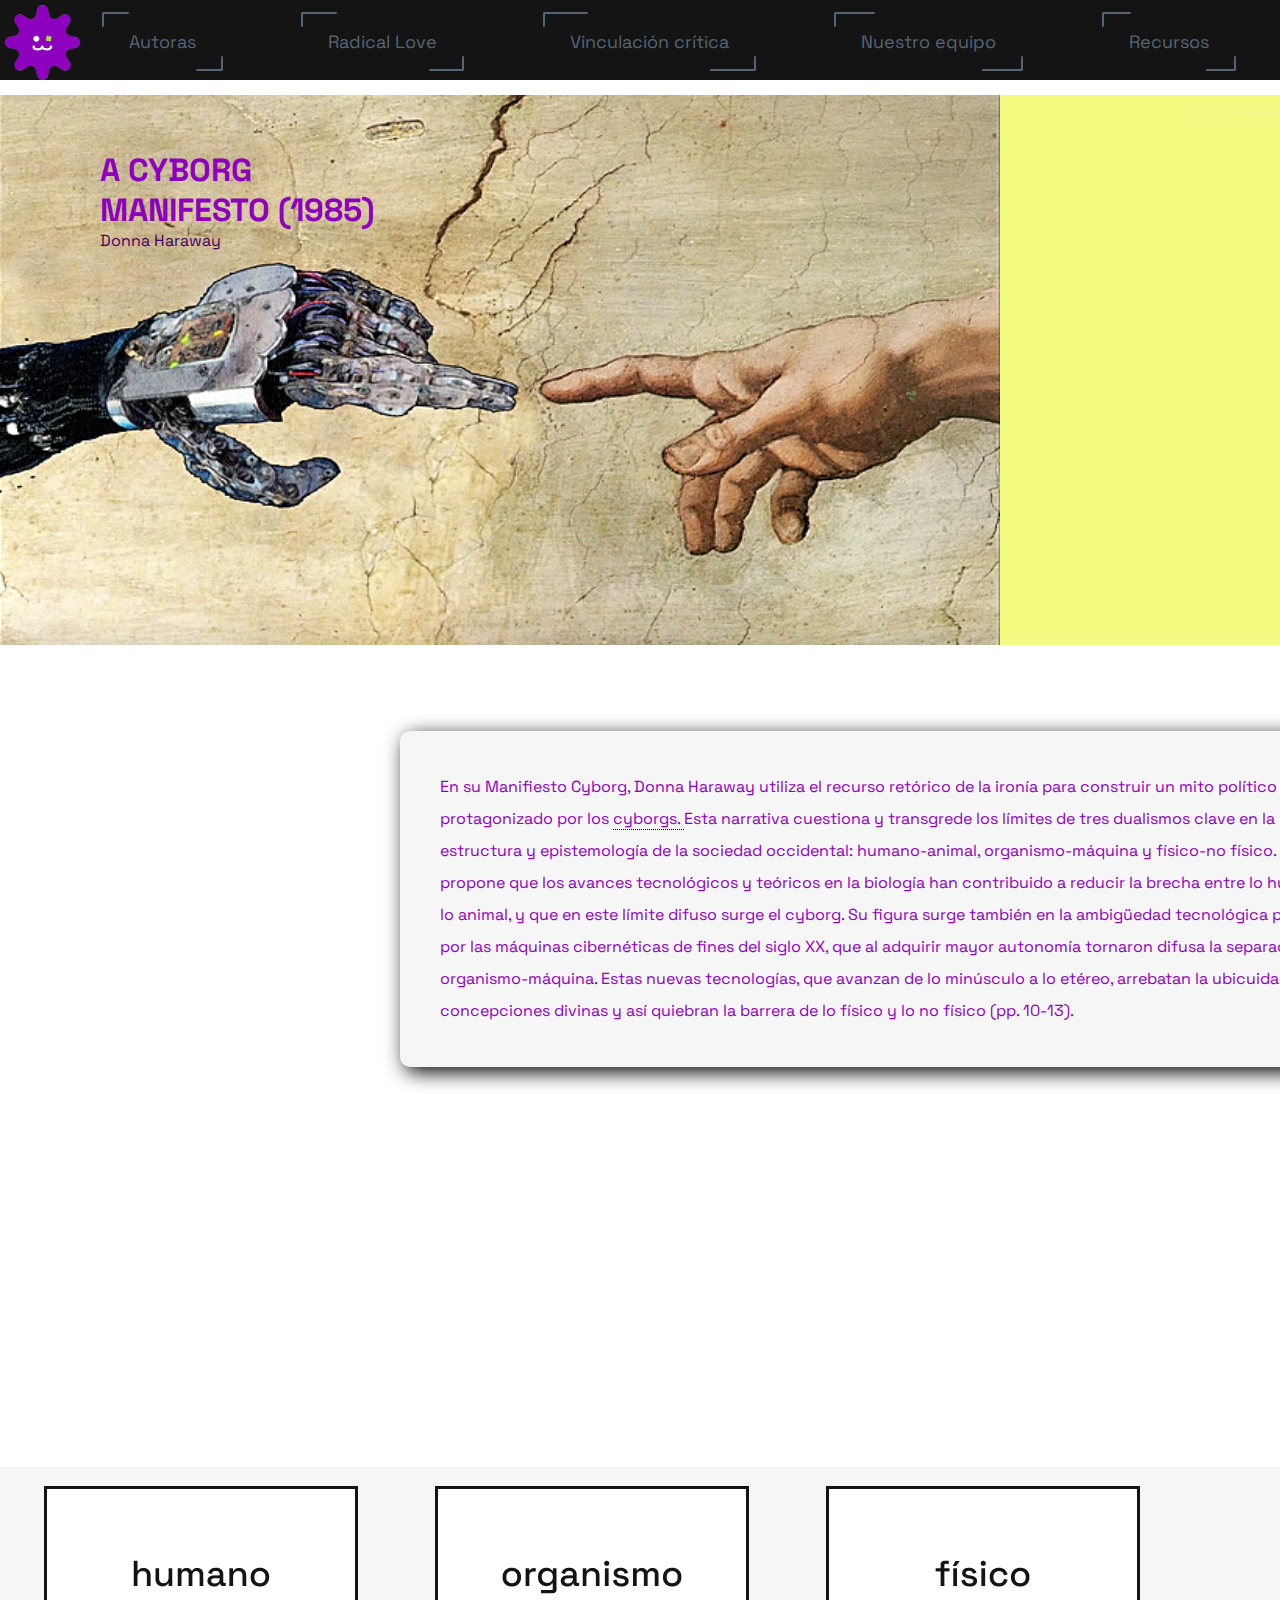
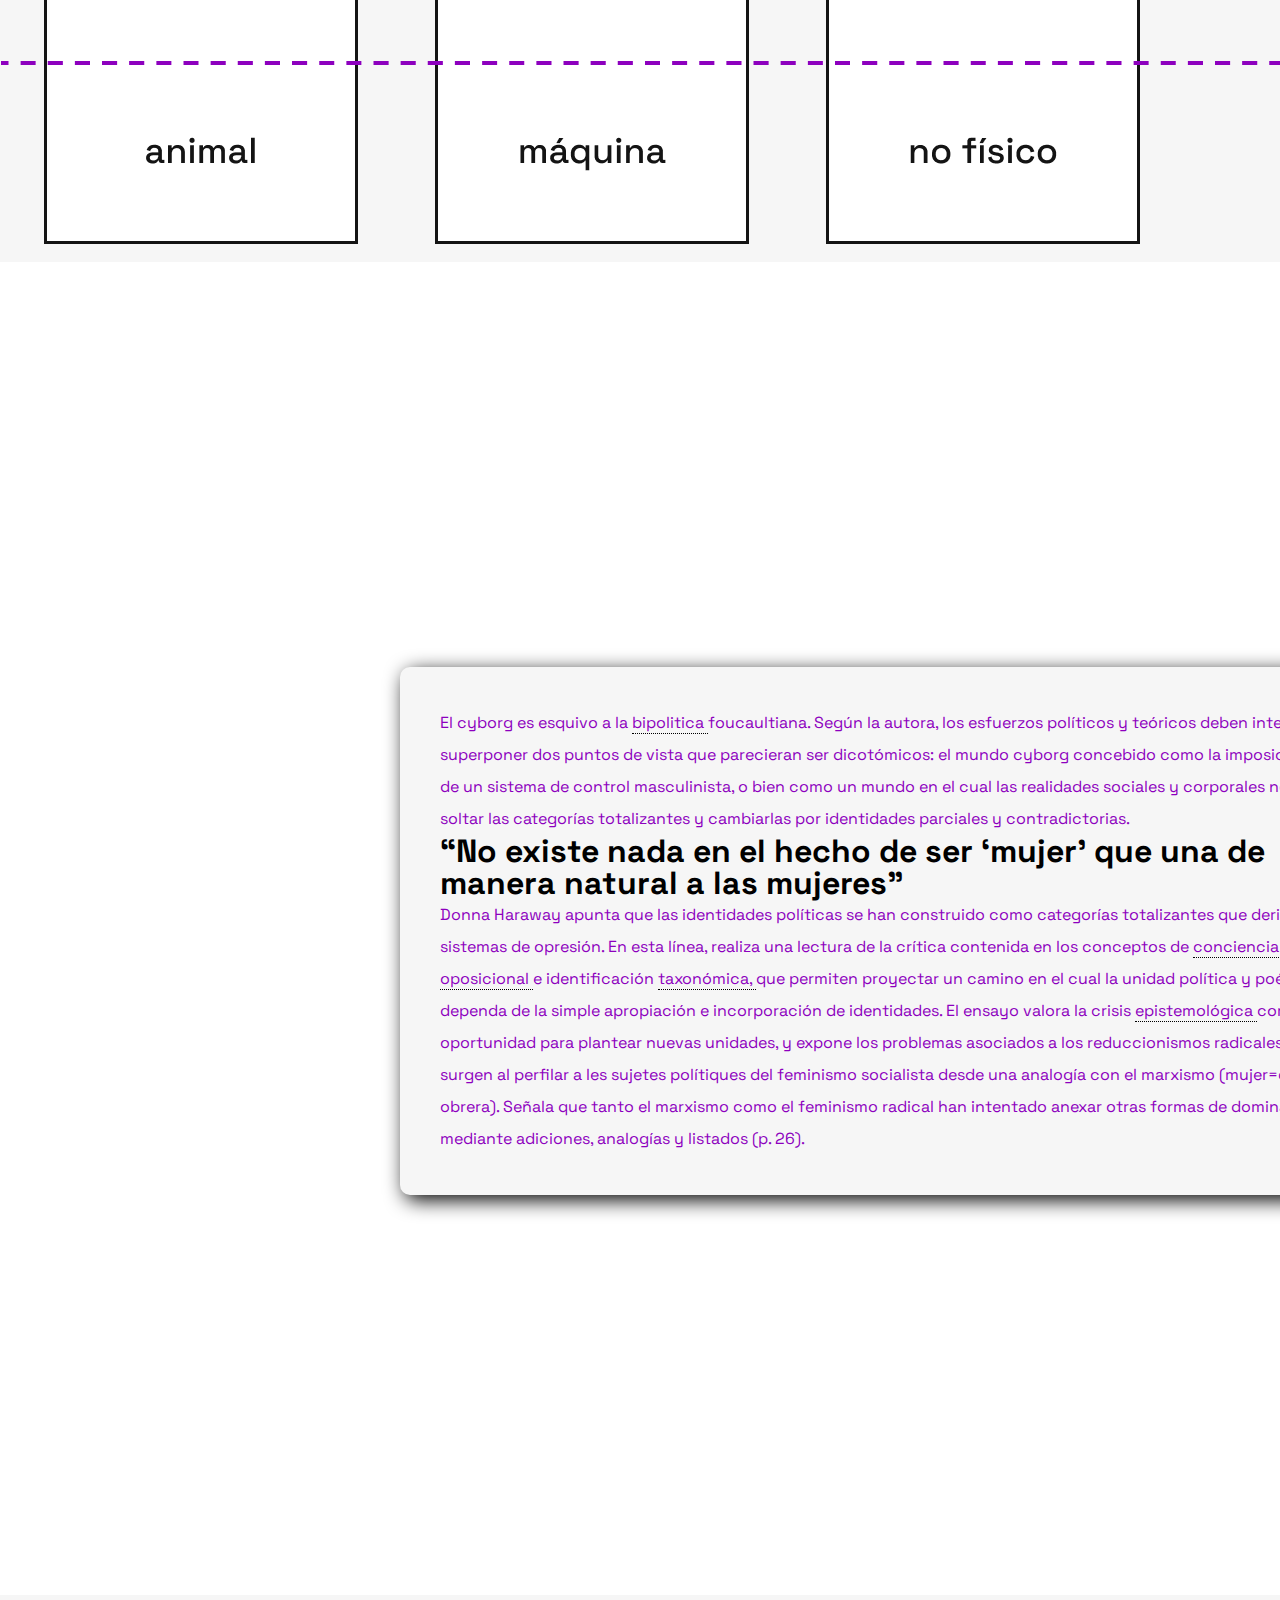
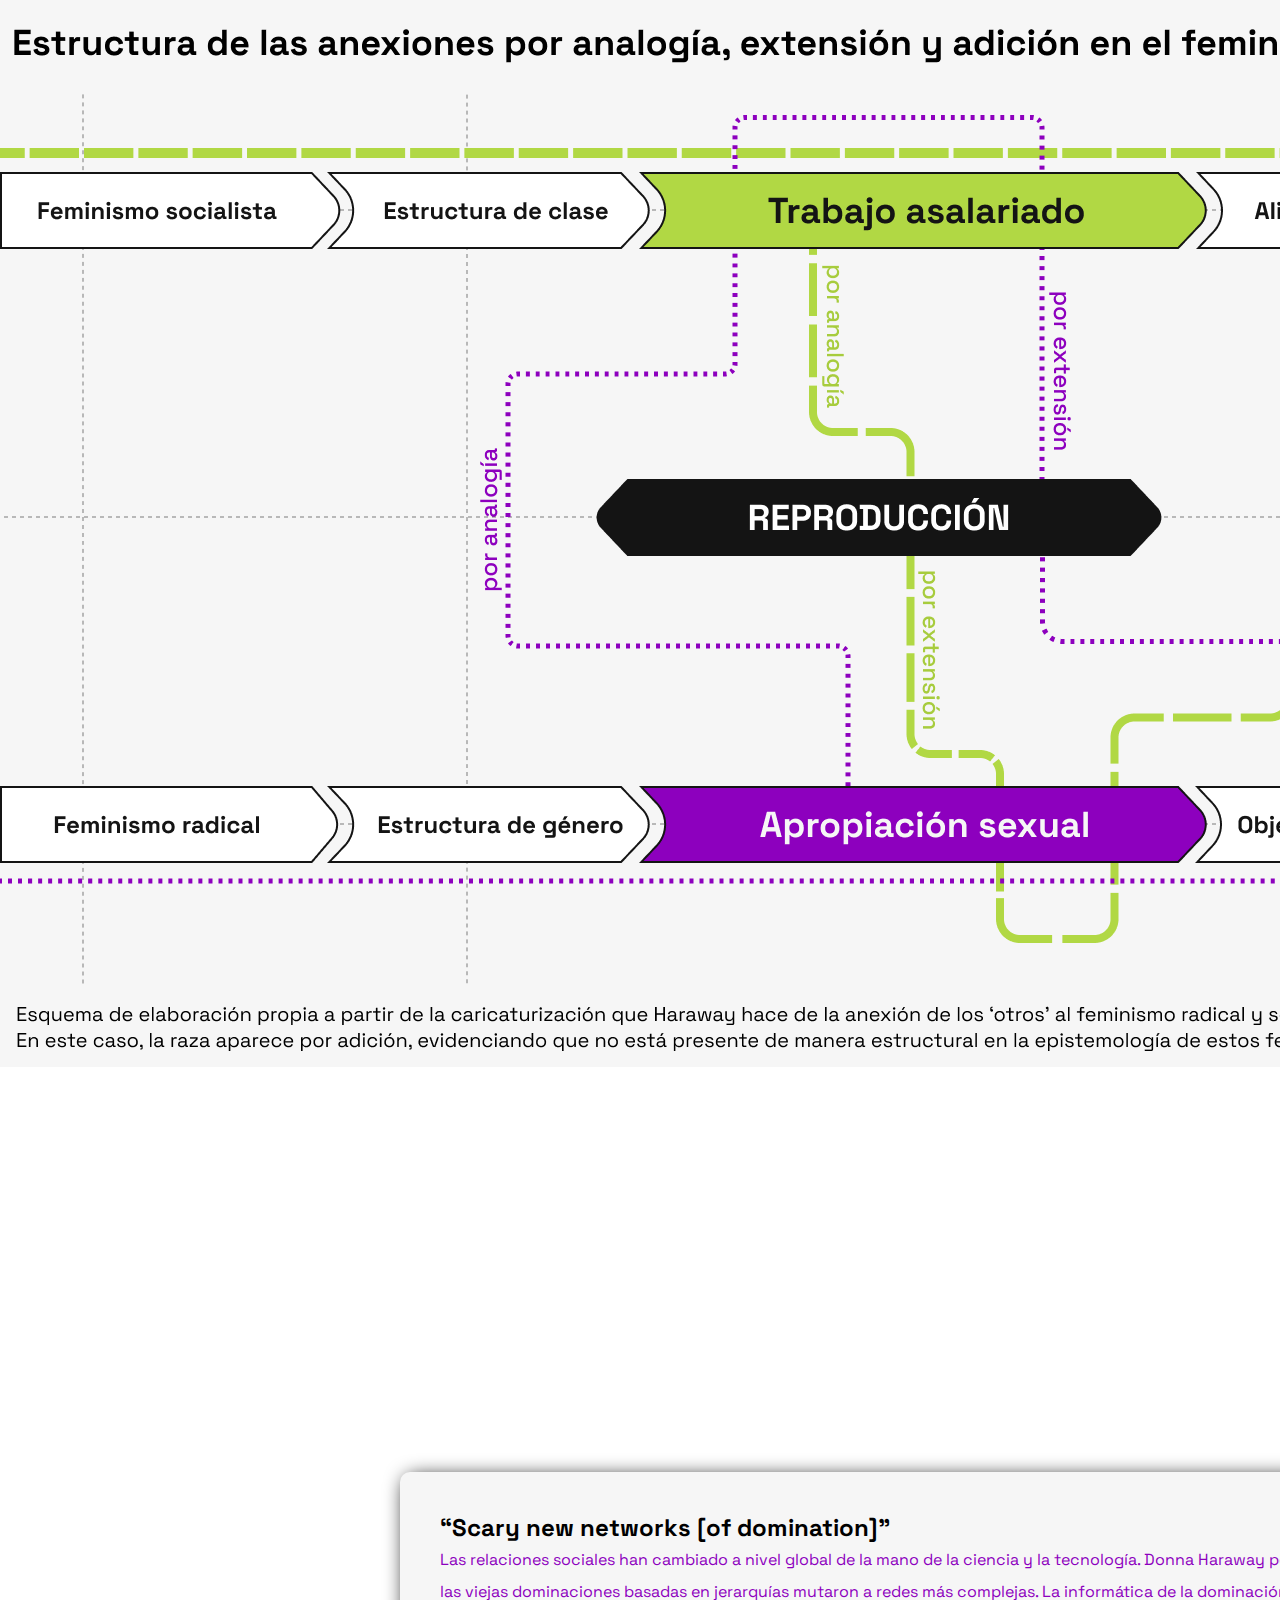
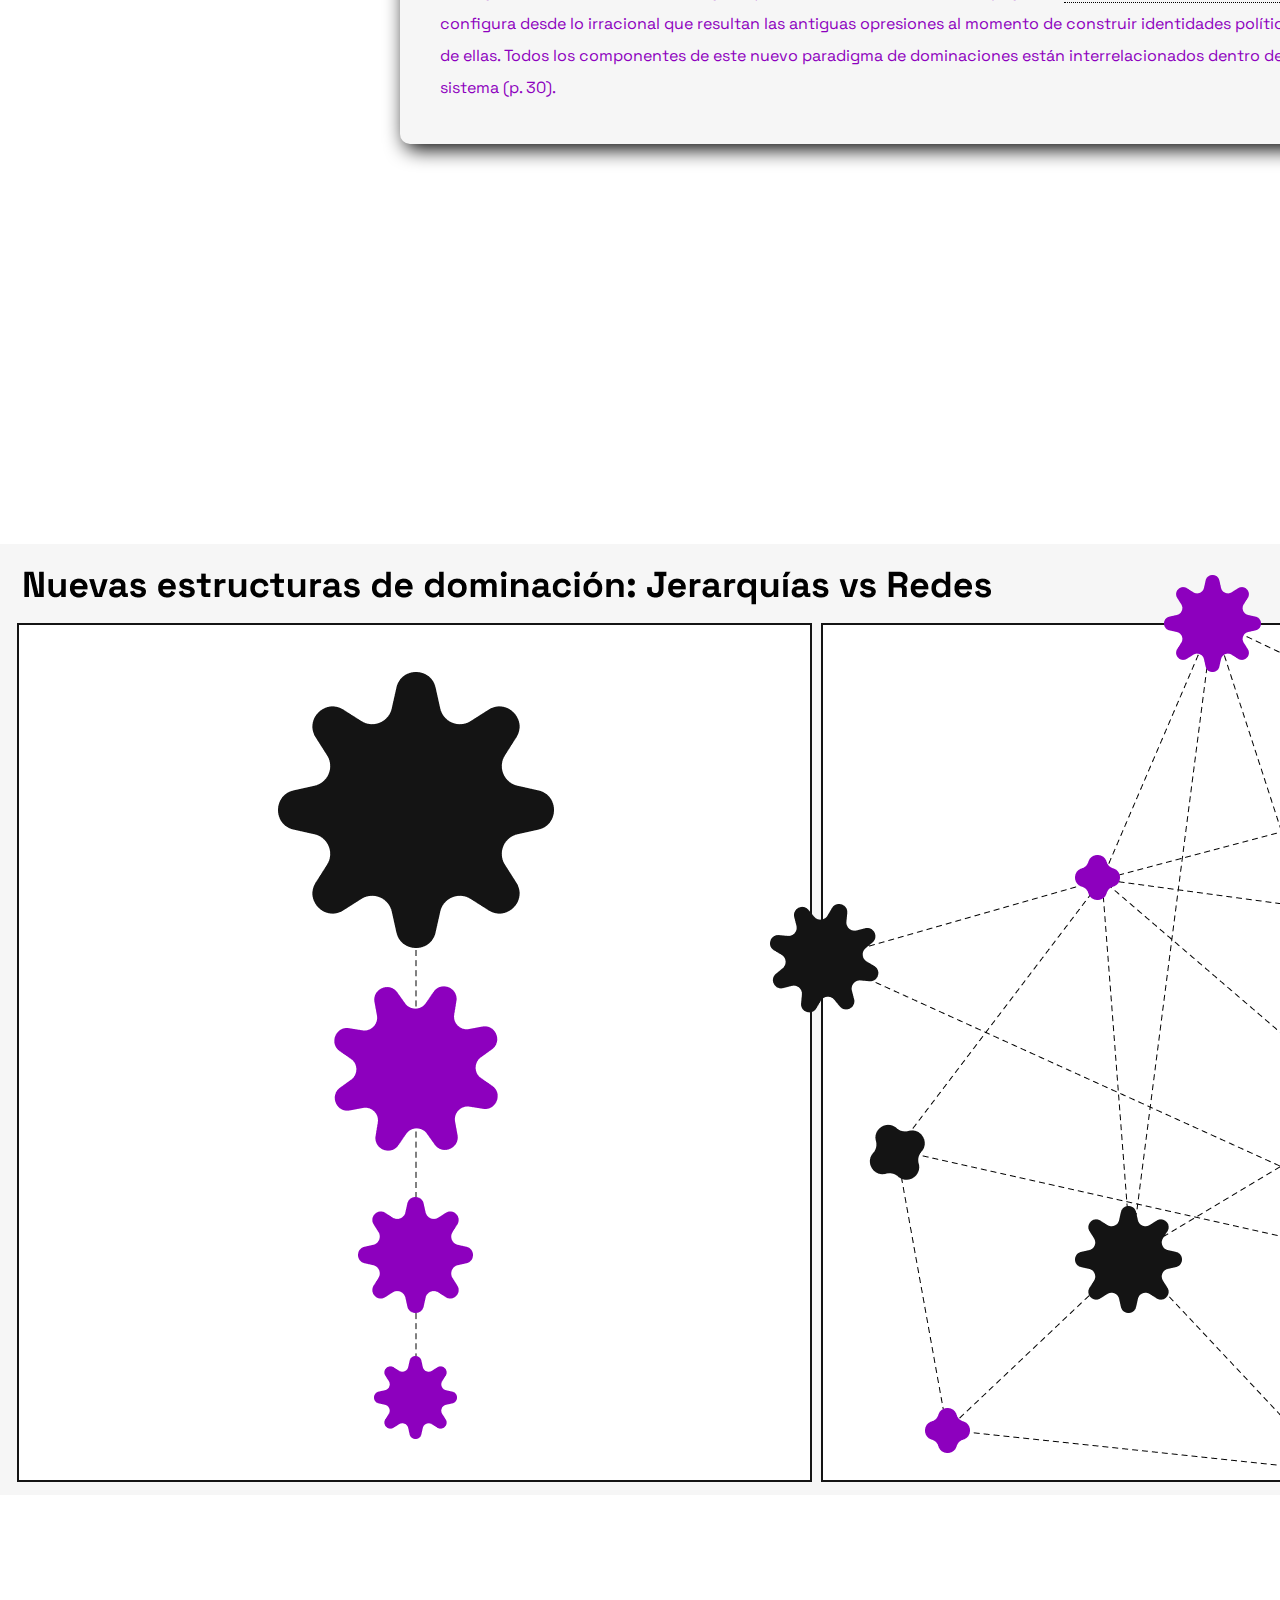
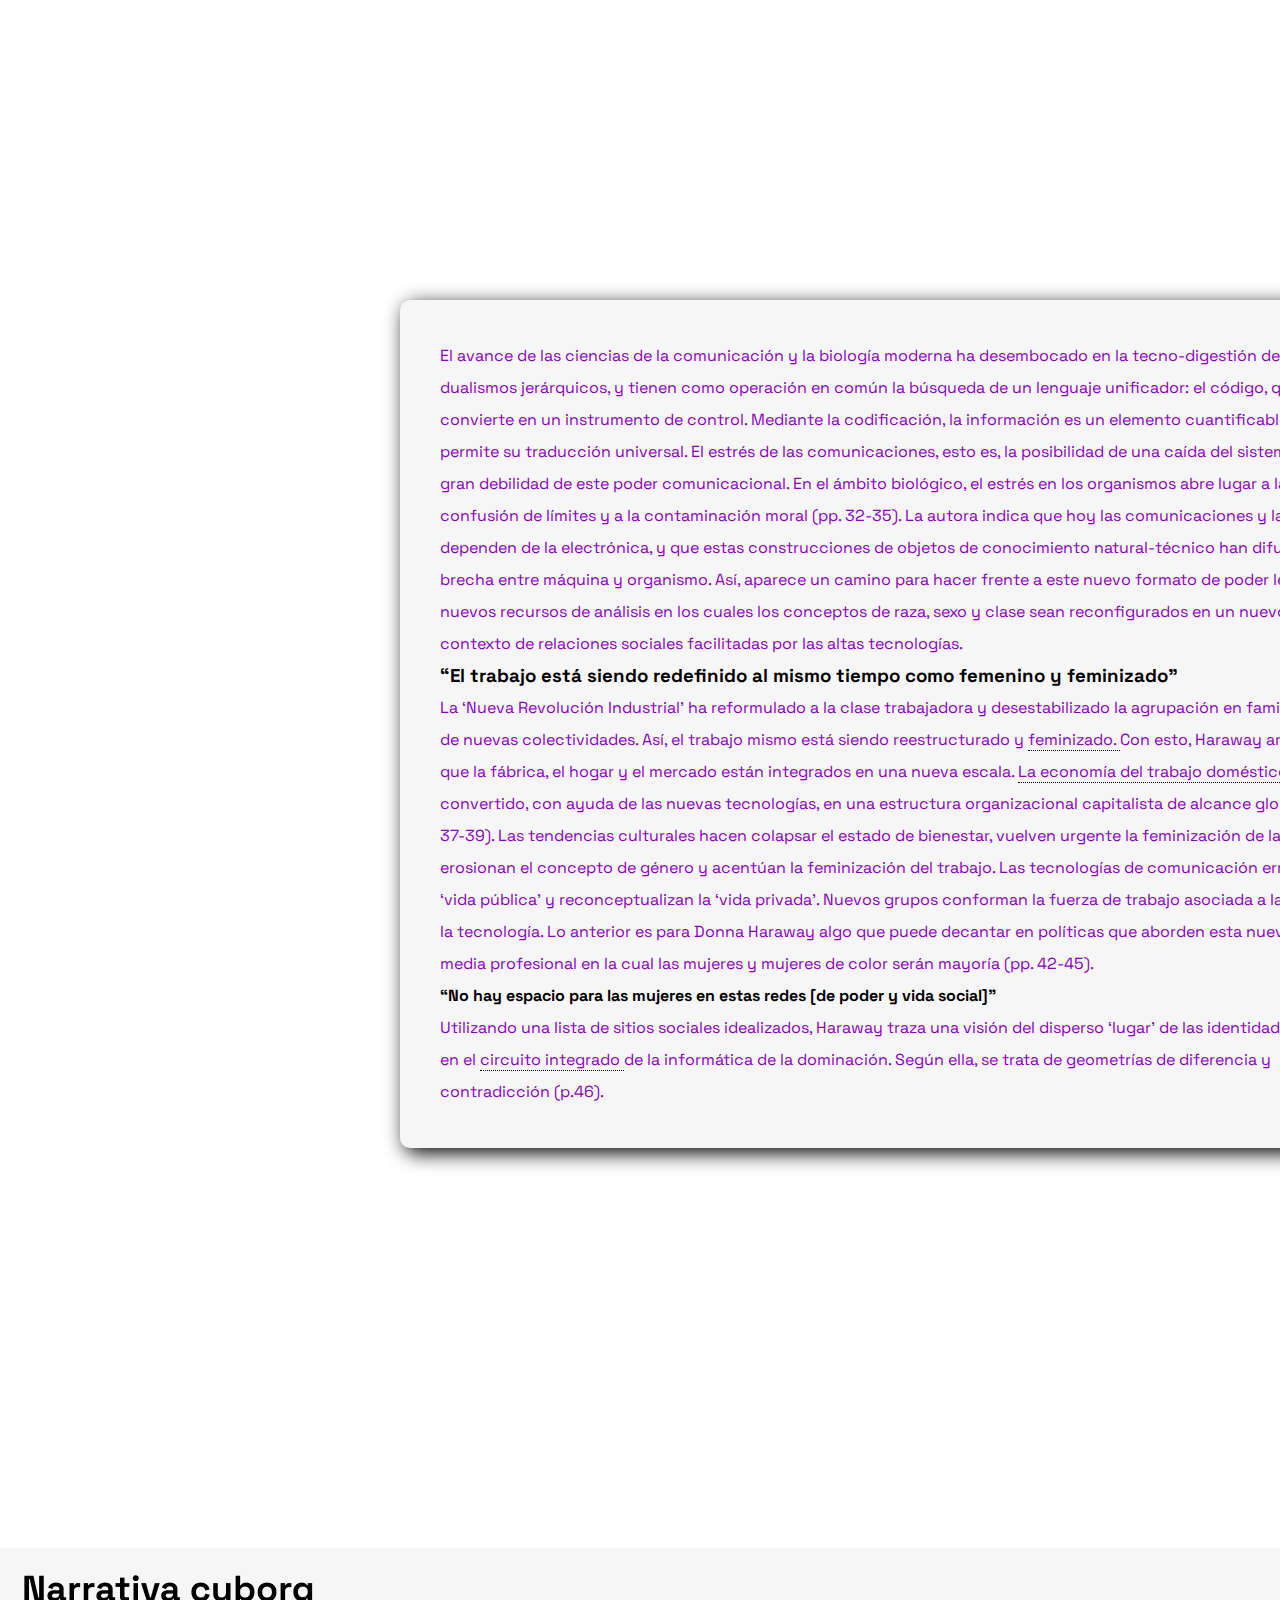
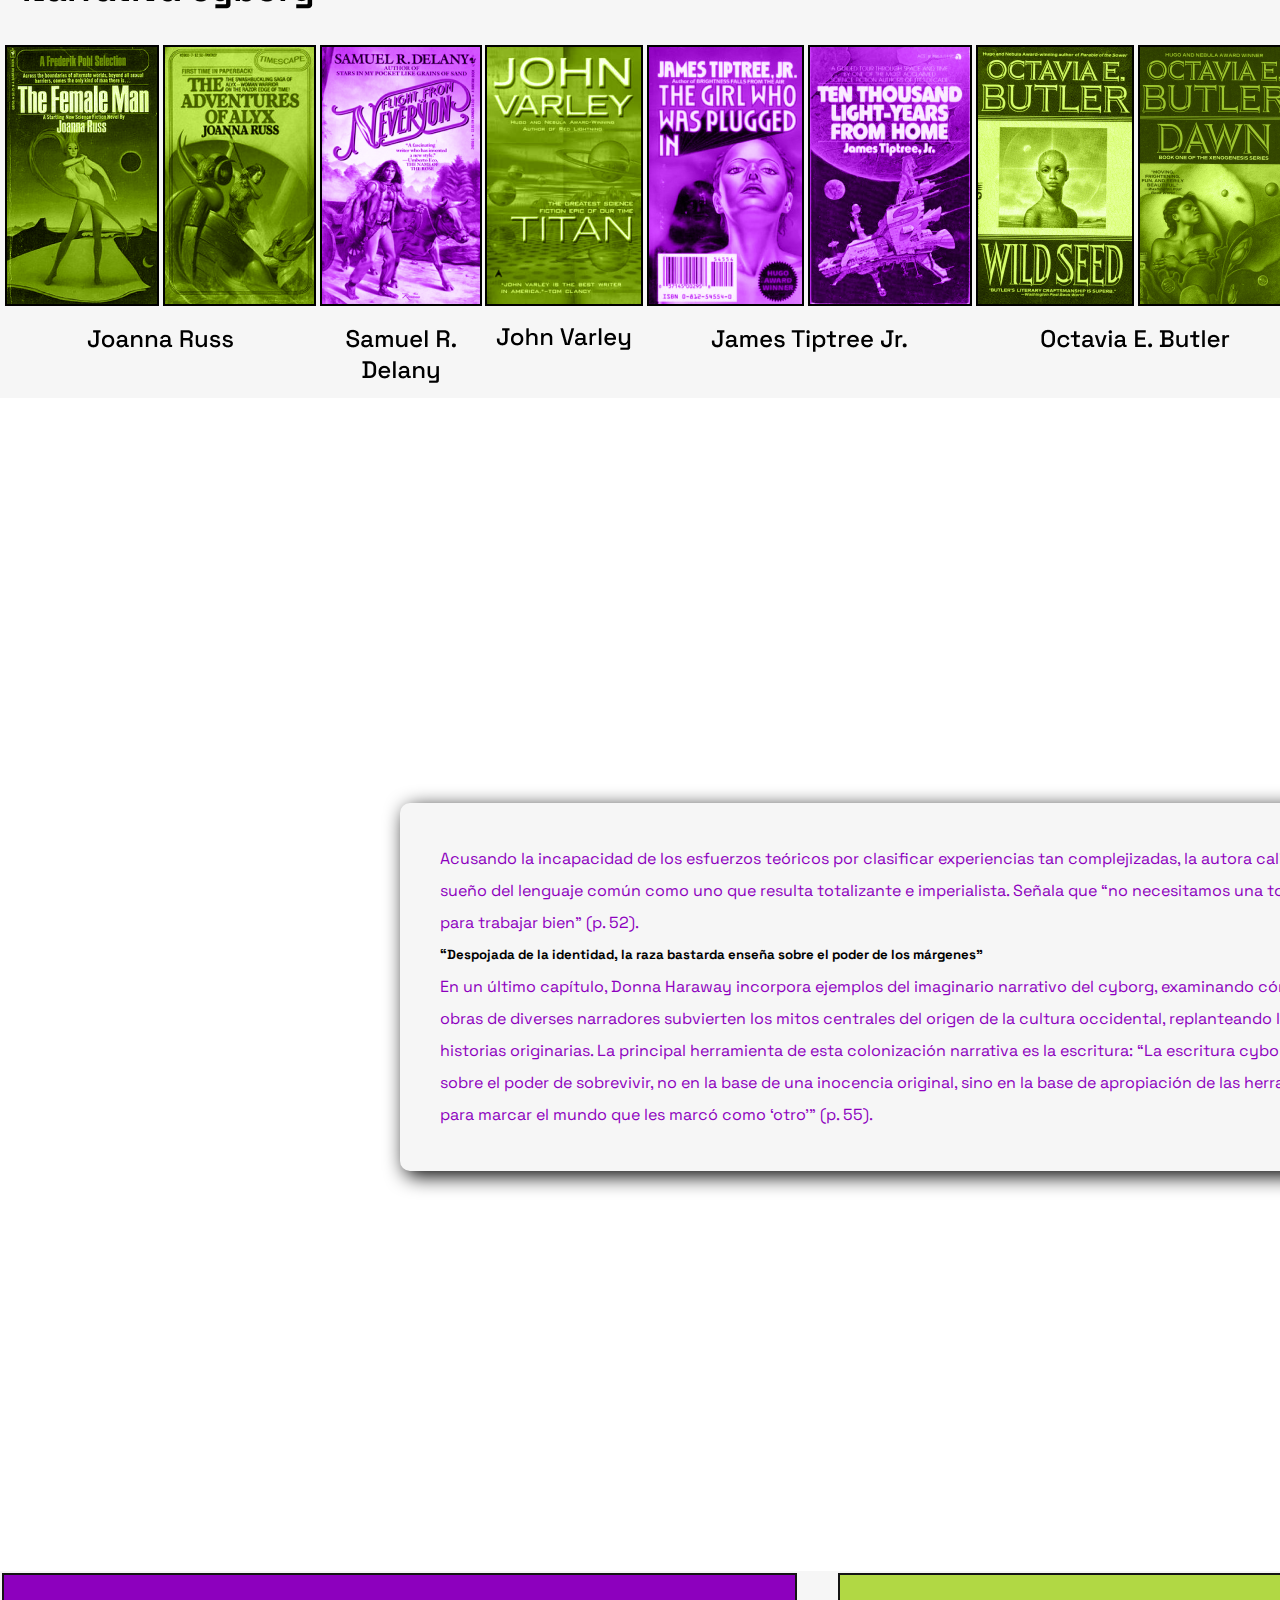
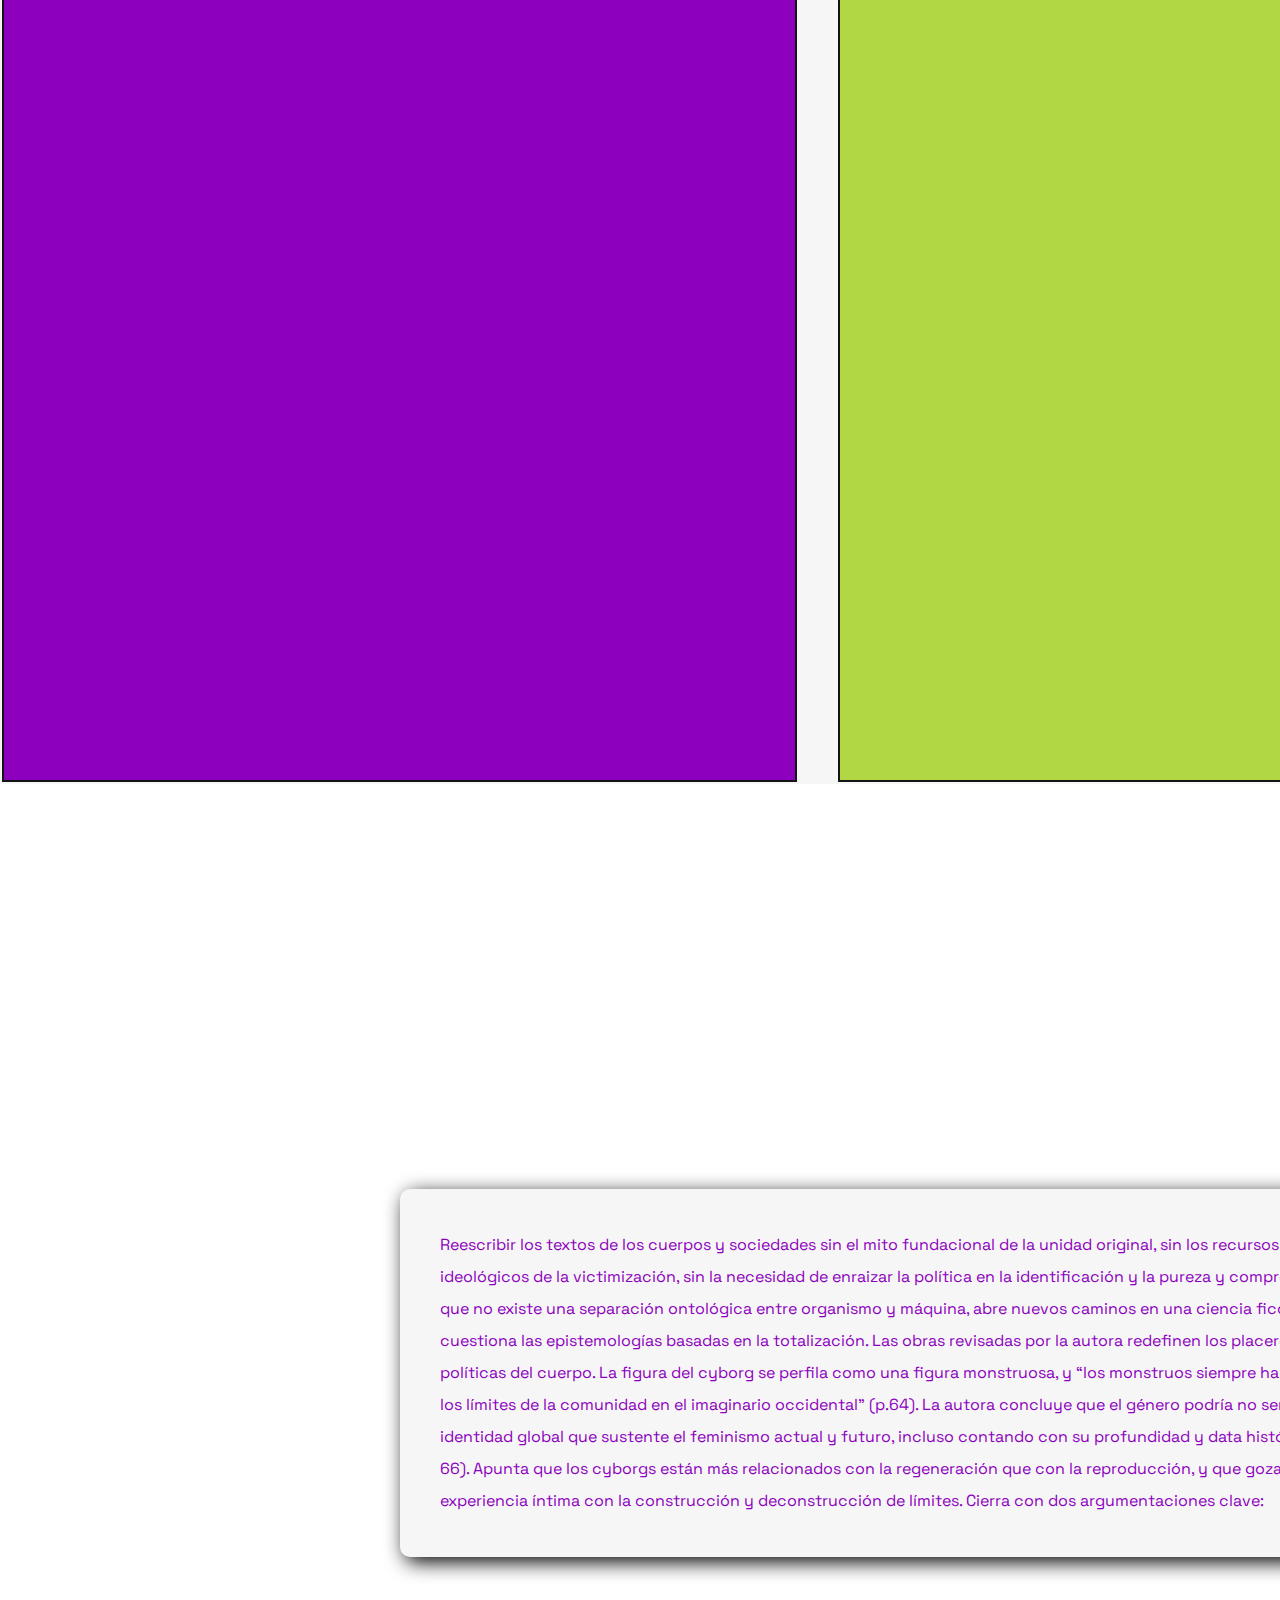
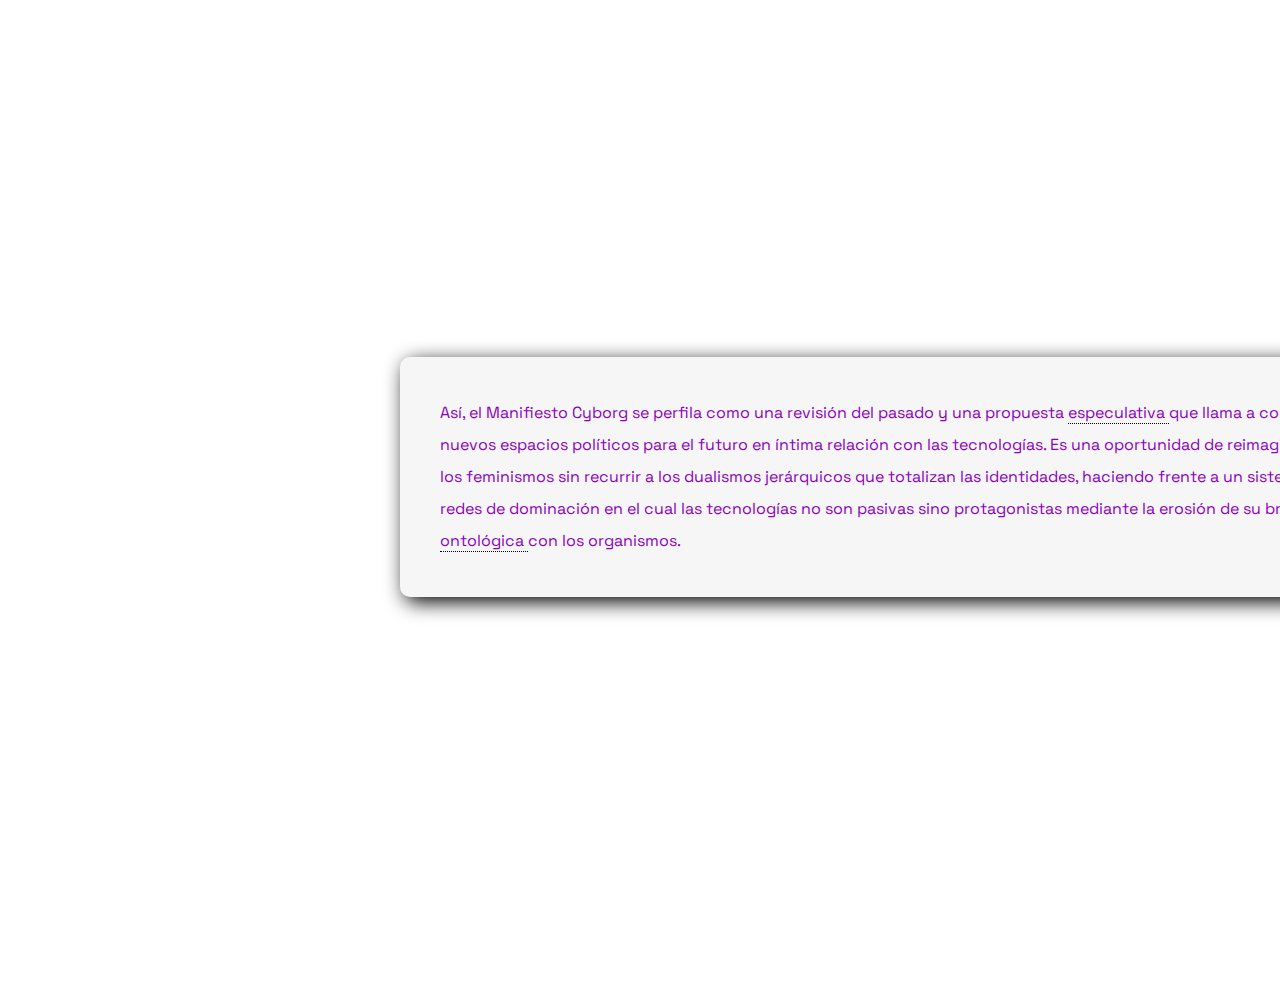
<file: manifiestocyborg.html>
<!DOCTYPE html>
<html>
<head>
	<meta charset="utf-8">
	<meta name="viewport" content="width=device-width, initial-scale=1">
		<link rel="stylesheet" type="text/css" href="Css/manifiesto.css">
		 <link rel="preconnect" href="https://fonts.googleapis.com">
    <link rel="preconnect" href="https://fonts.gstatic.com" crossorigin>
    <link href="https://fonts.googleapis.com/css2?family=Space+Grotesk&display=swap" rel="stylesheet">
	<title>Manifiesto Cyborg</title>
</head>
<header>
<div class="container-header">
	<div class="logo-litle">
		<div class="gatite"> <a href="inicio.html"><img src="gatodts1.gif"></a> </div>
 	
		</div>	

<div class="navbar">
 		<nav>
 			<ul class="menu">


					<li><a class="button type1" href="autores.html">Autoras</a></li>
				<li><a class="button type1" href="radicallove.html">Radical Love</a></li>
                <li><a class="button type1" href="vinculacioncritica.html">Vinculación crítica
</a></li> 
                <li><a class="button type1" href="opiniongrupal.html">Nuestro equipo</a></li> 
                <li><a class="button type1" href="recursos.html">Recursos</a></li> 
            </ul>
        </nav>
    </div>


<div class="encabezado">

	
<div class="container-portada">
	<ul>
	<li><img src="gif2/1.png" alt=""></li>
	<li><img src="gif2/2.jpg" alt=""></li>
	<li><img src="gif2/3.jpg" alt=""></li>
	<li><img src="gif2/4.jpg" alt=""></li>
	<li><img src="gif2/5.jpg" alt=""></li>
	<li><img src="gif2/6.jpg" alt=""></li>
	</ul>

	



</div> <div> <div>
</header>


<body>

	<div class="proyecto" id="titulo1">  
		<h1>A CYBORG 
</h1>
		<h1>MANIFESTO (1985)</h1>

            <p class="text-justify"> Donna Haraway
          </p>
          </div>

<div class="texto1">
	<article>

<p> 
En su Manifiesto Cyborg, Donna Haraway utiliza el recurso retórico de la ironía para construir un mito político protagonizado por los 
 <span class="hovertext" data-hover="Organismo cibernético, híbrido de máquina y organismo (Haraway, p. 5)">
    cyborgs.
</span>

 Esta narrativa cuestiona y transgrede los límites de tres dualismos clave en la estructura y epistemología de la sociedad occidental: humano-animal, organismo-máquina y físico-no físico.

Haraway propone que los avances tecnológicos y teóricos en la biología han contribuido a reducir la brecha entre lo humano y lo animal, y que en este límite difuso surge el cyborg. Su figura surge también en la ambigüedad tecnológica provocada por las máquinas cibernéticas de fines del siglo XX, que al adquirir mayor autonomía tornaron difusa la separación organismo-máquina. Estas nuevas tecnologías, que avanzan de lo minúsculo a lo etéreo, arrebatan la ubicuidad a las concepciones divinas y así quiebran la barrera de lo físico y lo no físico (pp. 10-13).
</p>


</article>
</div>

<img class="fotos" id="foto1" src="img/uno.png">

<div class="texto2">
	<article>

<p> 
El cyborg es esquivo a la 

<span class="hovertext" data-hover="Para Michel Foucault, la biopolítica es un ejercicio del poder en cuanto ser viviente. Este poder es el biopoder, y configura a la población como problema biológico y político (Foucault, 1976).">
    bipolitica
</span>


foucaultiana. Según la autora, los esfuerzos políticos y teóricos deben intentar superponer dos puntos de vista que parecieran ser dicotómicos: el mundo cyborg concebido como la imposición final de un sistema de control masculinista, o bien como un mundo en el cual las realidades sociales y corporales no temen soltar las categorías totalizantes y cambiarlas por identidades parciales y contradictorias.

<h1>“No existe nada en el hecho de ser ‘mujer’ que una de manera natural a las mujeres”</h1>

Donna Haraway apunta que las identidades políticas se han construido como categorías totalizantes que derivan de los sistemas de opresión. En esta línea, realiza una lectura de la crítica contenida en los conceptos de 

 <span class="hovertext" data-hover="Acuñado por Chela Sandoval, Haraway caracteriza el concepto de: Oppositional Conciousness como un modelo de identidades políticas basadas en la ruptura con una categoría social estando dentro de ella, o bien en una permanencia inestable en ésta (p. 17-18).">
conciencia oposicional
</span>


 e identificación

  <span class="hovertext" data-hover="La taxonomía es una clasificación ordenada, categórica y jerárquica.">
 taxonómica,
</span>


  que permiten proyectar un camino en el cual la unidad política y poética no dependa de la simple apropiación e incorporación de identidades. 

El ensayo valora la crisis 

  <span class="hovertext" data-hover="La epistemología hace referencia a los fundamentos y alcances de una ciencia o modelo en particular.La epistemología hace referencia a los fundamentos y alcances de una ciencia o modelo en particular.">
epistemológica
</span>


como una oportunidad para plantear nuevas unidades, y expone los problemas asociados a los reduccionismos radicales que surgen al perfilar a les sujetes polítiques del feminismo socialista desde una analogía con el marxismo (mujer=clase obrera). Señala que tanto el marxismo como el feminismo radical han intentado anexar otras formas de dominación mediante adiciones, analogías y listados (p. 26).

</p>
</article>
</div>

<img class="fotos" id="foto2" src="img/dos.png">

<div class="texto3">
	<article>

<p> 
<h2>“Scary new networks [of domination]”</h2>

Las relaciones sociales han cambiado a nivel global de la mano de la ciencia y la tecnología. Donna Haraway postula que las viejas dominaciones basadas en jerarquías mutaron a redes más complejas. 

La

   <span class="hovertext" data-hover="Sistema de redes complejas de dominación posteriores a la modernidad. Viene a reemplazar el esquema jerárquico de dominación del patriarcado capitalista blanco (Haraway, pp. 28-31).">
informática de la dominación
</span>

se configura desde lo irracional que resultan las antiguas opresiones al momento de construir identidades políticas a partir de ellas. Todos los componentes de este nuevo paradigma de dominaciones están interrelacionados dentro de este sistema (p. 30). 

</p>
</article>
</div>

<img class="fotos" id="foto3" src="img/tres.png">

<div class="texto4">
	<article>

El avance de las ciencias de la comunicación y la biología moderna ha desembocado en la tecno-digestión de los dualismos jerárquicos, y tienen como operación en común la búsqueda de un lenguaje unificador: el código, que se convierte en un instrumento de control. Mediante la codificación, la información es un elemento cuantificable que permite su traducción universal. El estrés de las comunicaciones, esto es, la posibilidad de una caída del sistema, es la gran debilidad de este poder comunicacional. En el ámbito biológico, el estrés en los organismos abre lugar a la confusión de límites y a la contaminación moral (pp. 32-35).

La autora indica que hoy las comunicaciones y la biología dependen de la electrónica, y que estas construcciones de objetos de conocimiento natural-técnico han difuminado la brecha entre máquina y organismo. Así, aparece un camino para hacer frente a este nuevo formato de poder levantando nuevos recursos de análisis en los cuales los conceptos de raza, sexo y clase sean reconfigurados en un nuevo contexto de relaciones sociales facilitadas por las altas tecnologías.

<h3>“El trabajo está siendo redefinido al mismo tiempo como femenino y feminizado”</h3>

La ‘Nueva Revolución Industrial’ ha reformulado a la clase trabajadora y desestabilizado la agrupación en familias en pos de nuevas colectividades. Así, el trabajo mismo está siendo reestructurado y 

  <span class="hovertext" data-hover= "Significa ser enormemente vulnerable, apto a ser desmontado, vuelto a montar, (...) estar considerado más como servidor que como trabajador, sujeto a horarios intra y extrasalariales (...), llevar una existencia que está siempre en los límites de lo obsceno, fuera de lugar y reducible al sexo (Haraway, pp. 38). ">
feminizado.
</span>

 Con esto, Haraway argumenta que la fábrica, el hogar y el mercado están integrados en una nueva escala. 

  <span class="hovertext" data-hover="La taxonomía es una clasificación ordenada, categórica y jerárquica.">
 La economía del trabajo doméstico
</span>

 se ha convertido, con ayuda de las nuevas tecnologías, en una estructura organizacional capitalista de alcance global (pp. 37-39).

Las tendencias culturales hacen colapsar el estado de bienestar, vuelven urgente la feminización de la pobreza, erosionan el concepto de género y acentúan la feminización del trabajo. Las tecnologías de comunicación erradican la ‘vida pública’ y reconceptualizan la ‘vida privada’. Nuevos grupos conforman la fuerza de trabajo asociada a la ciencia y la tecnología. Lo anterior es para Donna Haraway algo que puede decantar en políticas que aborden esta nueva clase media profesional en la cual las mujeres y mujeres de color serán mayoría (pp. 42-45).

<h4>“No hay espacio para las mujeres en estas redes [de poder y vida social]”</h4>

Utilizando una lista de sitios sociales idealizados, Haraway traza una visión del disperso ‘lugar’ de las identidades cyborg en el 

 <span class="hovertext" data-hover="Homework Economy es un concepto acuñado por Richard Gordon. Se refiere a una reestructuración del trabajo en la que éste adquiere las características que antes tenían los empleos ocupados por mujeres. Se trata de una nueva estructura organizativa capitalista mundial (Haraway, pp. 38-39).">
circuito integrado
</span>

 de la informática de la dominación. Según ella, se trata de geometrías de diferencia y contradicción (p.46).

</p>
</article>
</div>

<img class="fotos" id="foto4" src="img/cuatro.png">

<div class="texto5">
	<article>

<p> 
Acusando la incapacidad de los esfuerzos teóricos por clasificar experiencias tan complejizadas, la autora califica el sueño del lenguaje común como uno que resulta totalizante e imperialista. Señala que “no necesitamos una totalidad para trabajar bien” (p. 52).

<h5>“Despojada de la identidad, la raza bastarda enseña sobre el poder de los márgenes”</h5>

En un último capítulo, Donna Haraway incorpora ejemplos del imaginario narrativo del cyborg, examinando cómo las obras de diverses narradores subvierten los mitos centrales del origen de la cultura occidental, replanteando las historias originarias. La principal herramienta de esta colonización narrativa es la escritura: “La escritura cyborg es sobre el poder de sobrevivir, no en la base de una inocencia original, sino en la base de apropiación de las herramientas para marcar el mundo que les marcó como ‘otro’” (p. 55).



</p>
</article>
</div>



</p>
</article>
</div>

<img class="fotos" id="foto5" src="img/cinco.png">

<div class="texto6">
	<article>

<p> 
Reescribir los textos de los cuerpos y sociedades sin el mito fundacional de la unidad original, sin los recursos ideológicos de la victimización, sin la necesidad de enraizar la política en la identificación y la pureza y comprendiendo que no existe una separación ontológica entre organismo y máquina, abre nuevos caminos en una ciencia ficción que cuestiona las epistemologías basadas en la totalización.

Las obras revisadas por la autora redefinen los placeres y las políticas del cuerpo. La figura del cyborg se perfila como una figura monstruosa, y “los monstruos siempre han definido los límites de la comunidad en el imaginario occidental” (p.64).

La autora concluye que el género podría no ser una identidad global que sustente el feminismo actual y futuro, incluso contando con su profundidad y data histórica (p. 66). Apunta que los cyborgs están más relacionados con la regeneración que con la reproducción, y que gozan de una experiencia íntima con la construcción y deconstrucción de límites. Cierra con dos argumentaciones clave:




</p>
</article>
</div>

<div class="texto7">
	<article>

<p> 
Así, el Manifiesto Cyborg se perfila como una revisión del pasado y una propuesta 

<span class="hovertext" data-hover="La taxonomía es una clasificación ordenada, categórica y jerárquica.">
 especulativa
</span>

 que llama a configurar nuevos espacios políticos para el futuro en íntima relación con las tecnologías. Es una oportunidad de reimaginación de los feminismos sin recurrir a los dualismos jerárquicos que totalizan las identidades, haciendo frente a un sistema de redes de dominación en el cual las tecnologías no son pasivas sino protagonistas mediante la erosión de su brecha 

 <span class="hovertext" data-hover="Relativa al concepto del 'ser' como tal y con sus caracterizaciones.">
 ontológica
</span>

 con los organismos.



</p>
</article>
</div>




</body>
</html>
</file>
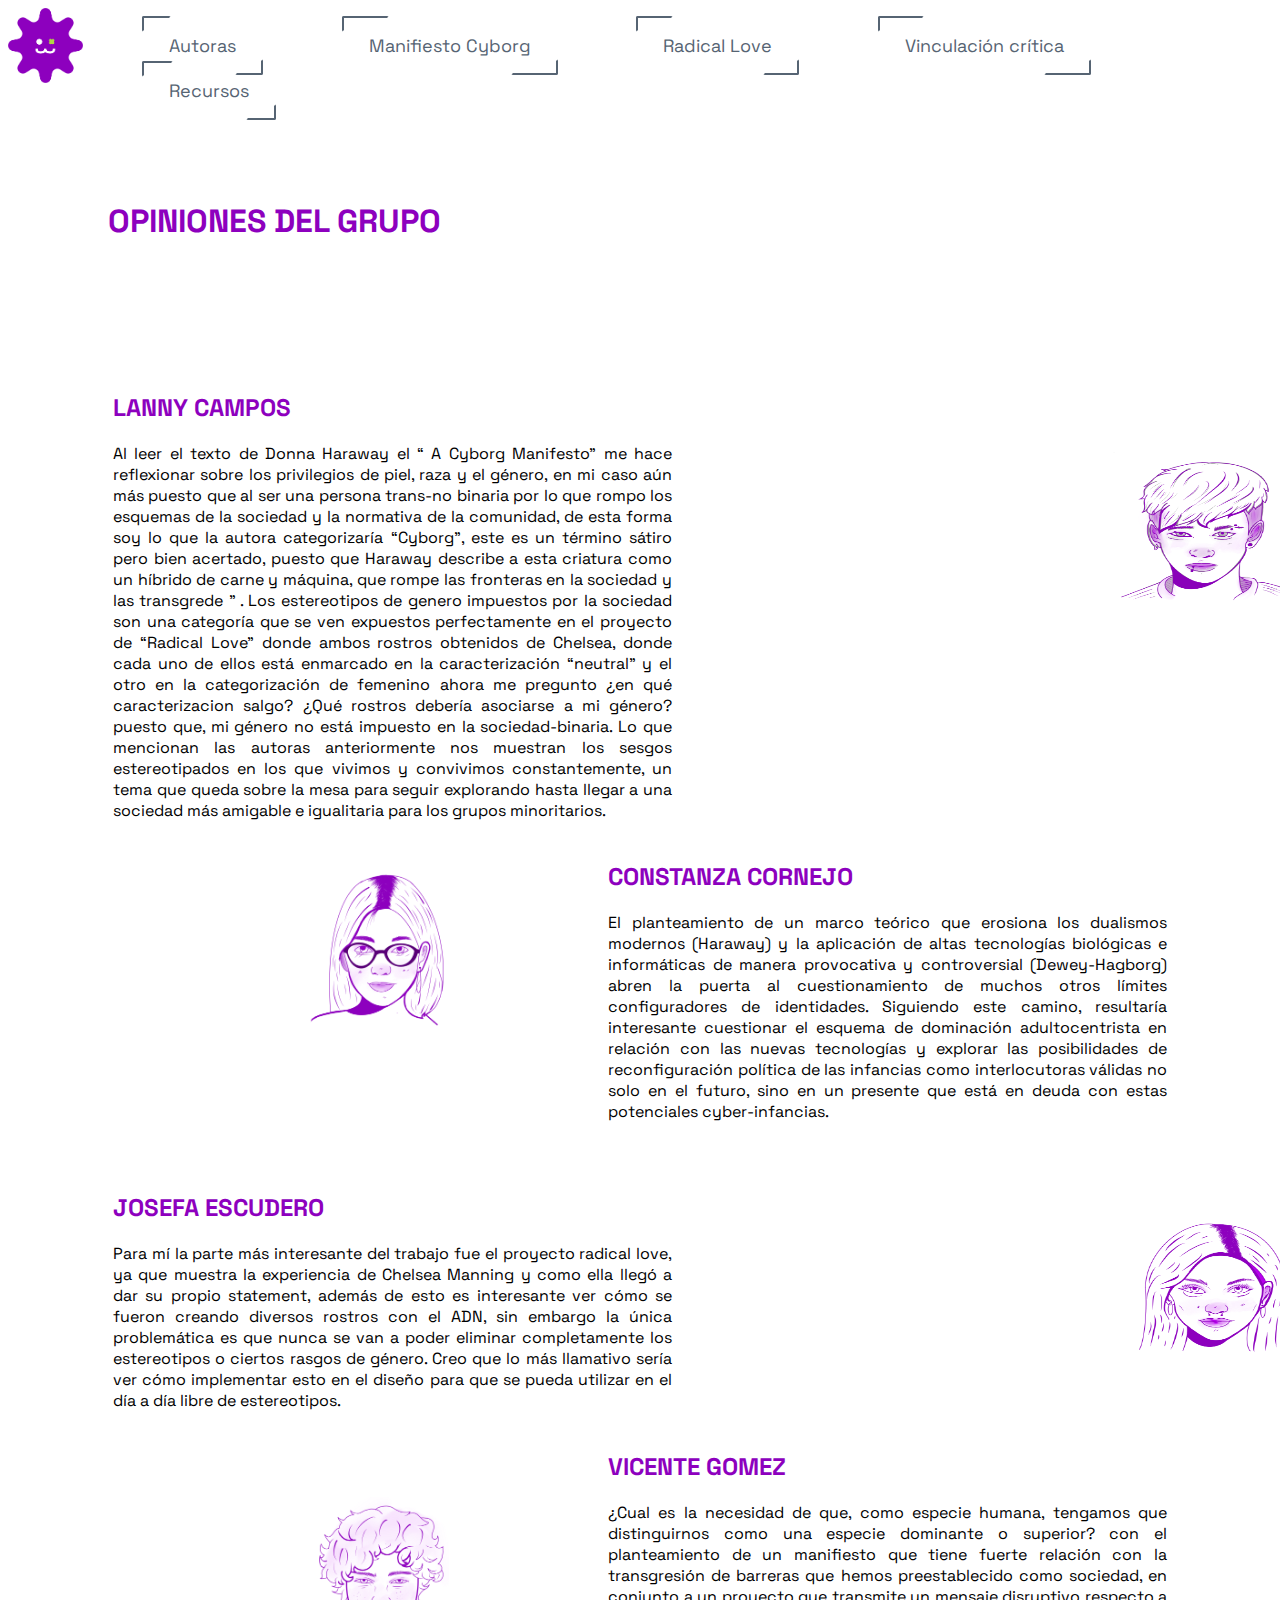
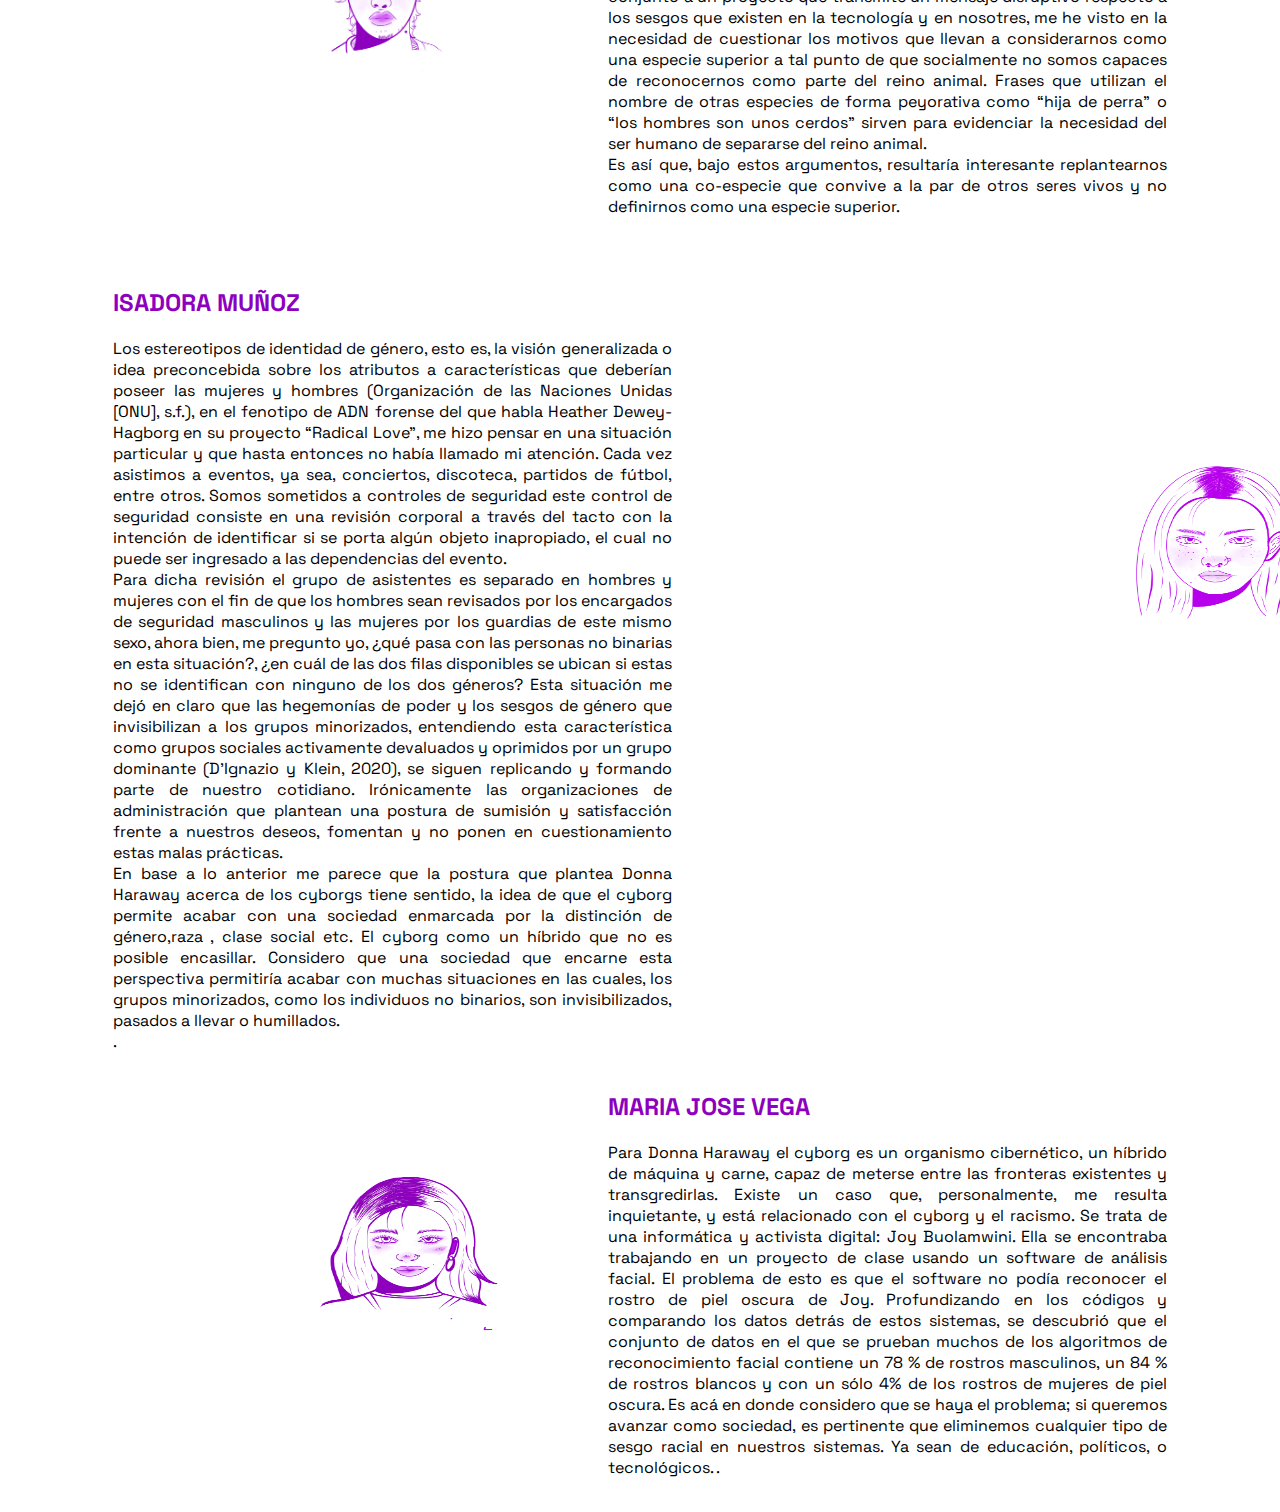
<file: opiniongrupal.html>
<!DOCTYPE html>
<html>
<head>
	<meta charset="utf-8">
	<meta name="viewport" content="width=device-width, initial-scale=1">
	<title>Nosotres</title>
	<link rel="stylesheet" type="text/css" href="Css/opiniongrupal.css">
    <link rel="preconnect" href="https://fonts.googleapis.com">
    <link rel="preconnect" href="https://fonts.gstatic.com" crossorigin>
    <link href="https://fonts.googleapis.com/css2?family=Space+Grotesk&display=swap" rel="stylesheet">

</head>

<header> <!-- En el header va el encabezado de nuestra pagina-->

<div class="gatite"> <a href="inicio.html"><img src="gatodts1.gif"></a> </div>



  
  <div class="navbar">
    <nav>
      <ul class="menu">

  <li><a class="button type1" href="autores.html">Autoras</a></li>
        <li><a class="button type1" href="manifiestocyborg.html">Manifiesto Cyborg</a></li>
        <li><a class="button type1" href="radicallove.html">Radical Love</a></li>
                <li><a class="button type1" href="vinculacioncritica.html">Vinculación crítica
</a></li> 
               
                <li><a class="button type1" href="recursos.html">Recursos</a></li> 
            </ul>
        </nav>
    </div>



</header>








<body>
 	
 	
 	<div class="contenido">
    
    <div class="brand"><h1> OPINIONES DEL GRUPO</h1></div>


            <div class="lanny"> <img class="imgi" src="img/lanny.png"> </div>
			<h2 class="nombre">LANNY CAMPOS </h2>
            <p class="text-justify">
            Al leer el texto de Donna Haraway el “ A Cyborg Manifesto” me hace reflexionar sobre los privilegios de piel, raza y el género, en mi caso aún más puesto que al ser una persona trans-no binaria por lo que rompo los esquemas de la sociedad y la normativa de la comunidad, de esta forma soy lo que la autora categorizaría “Cyborg”, este es  un término sátiro pero bien acertado, puesto que Haraway describe a esta criatura como  un híbrido de carne y máquina, que rompe las fronteras en la sociedad y las transgrede ” . 
            Los estereotipos de genero impuestos por la sociedad son una categoría que se ven expuestos perfectamente  en el proyecto de “Radical Love” donde ambos rostros  obtenidos de Chelsea, donde cada uno de ellos está enmarcado en  la caracterización “neutral” y el otro en la categorización de femenino ahora me pregunto ¿en qué caracterizacion salgo? ¿Qué rostros debería asociarse a mi género? puesto que, mi género no está impuesto en la sociedad-binaria. Lo que mencionan las autoras anteriormente nos muestran los sesgos estereotipados en los que vivimos y convivimos constantemente, un tema que queda sobre la mesa para seguir explorando hasta llegar a una sociedad más amigable e igualitaria para los grupos minoritarios.</p>

            <div class="coni"> <img class="img" src="img/coni.png"></div>
            <h2 class="nombrei">CONSTANZA CORNEJO</h2>
            <p class="text-justifyi">
            El planteamiento de un marco teórico que erosiona los dualismos modernos (Haraway) y la aplicación de altas tecnologías biológicas e informáticas de manera provocativa y controversial (Dewey-Hagborg) abren la puerta al cuestionamiento de muchos otros límites configuradores de identidades. Siguiendo este camino, resultaría interesante cuestionar el esquema de dominación adultocentrista en relación con las nuevas tecnologías y explorar las posibilidades de reconfiguración política de las infancias como interlocutoras válidas no solo en el futuro, sino en un presente que está en deuda con estas potenciales cyber-infancias.</p>



            <div class="jose"> <img class="imgi" src="img/jose.png"></div>
            <h2 class="nombre">JOSEFA ESCUDERO</h2>
            <p class="text-justify">
            Para mí la parte más interesante del trabajo fue el proyecto radical love, ya que muestra la experiencia de Chelsea Manning y como ella llegó a dar su propio statement, además de esto es interesante ver cómo se fueron creando diversos rostros con el ADN, sin embargo la única problemática es que nunca se van a poder eliminar completamente los estereotipos o ciertos rasgos de género. Creo que lo más llamativo sería ver cómo implementar esto en el diseño para que se pueda utilizar en el día a día libre de estereotipos.</p>



            	<div class="chito"><img class="img" src="img/chito.png"></div>
             <h2 class="nombrei">VICENTE GOMEZ</h2>
            <p class="text-justifyi">
            ¿Cual es la necesidad de que, como especie humana, tengamos que distinguirnos como una especie dominante o superior? con el planteamiento de un manifiesto que tiene fuerte relación con la transgresión de barreras que hemos preestablecido como sociedad, en conjunto a un proyecto que transmite un mensaje disruptivo respecto a los sesgos que existen en la tecnología y en nosotres, me he visto en la necesidad de cuestionar los motivos que llevan a considerarnos como una especie superior a tal punto de que socialmente no somos capaces de reconocernos como parte del reino animal. Frases que utilizan el nombre de otras especies de forma peyorativa como “hija de perra” o “los hombres son unos cerdos” sirven para evidenciar la necesidad del ser humano de separarse del reino animal.<br>
            Es así que, bajo estos argumentos, resultaría interesante replantearnos como una co-especie que convive a la par de otros seres vivos y no definirnos como una especie superior.<br>
</p>
            
          


               <div class="isa"><img class="imgi" src="img/isa.png"></div>

              <h2 class="nombre">ISADORA MUÑOZ</h2>
            <p class="text-justify">
            Los estereotipos de identidad de género, esto es, la visión generalizada o idea preconcebida sobre los atributos a características que deberían poseer las mujeres y hombres (Organización de las Naciones Unidas [ONU], s.f.), en el fenotipo de ADN forense del que habla Heather Dewey-Hagborg en su proyecto “Radical Love”, me hizo pensar en una situación particular y que hasta entonces no había llamado mi atención. Cada vez asistimos a eventos, ya sea, conciertos, discoteca, partidos de fútbol, entre otros. Somos sometidos a controles de seguridad este control de seguridad consiste en una revisión corporal a través del tacto con la intención de identificar si se porta algún objeto inapropiado, el cual no puede ser ingresado a las dependencias del evento.<br>
            Para dicha revisión el grupo de asistentes es separado en hombres y mujeres con el fin de que los hombres sean revisados por los encargados de seguridad masculinos y las mujeres por los guardias de este mismo sexo, ahora bien, me pregunto yo, ¿qué pasa con las personas no binarias en esta situación?, ¿en cuál de las dos filas disponibles se ubican si estas no se identifican con ninguno de los dos géneros? Esta situación me dejó en claro que las hegemonías de poder y los sesgos de género que invisibilizan a los grupos minorizados, entendiendo esta característica como grupos sociales activamente devaluados y oprimidos por un grupo dominante (D'Ignazio y Klein, 2020), se siguen replicando y formando parte de nuestro cotidiano. Irónicamente las organizaciones de administración que plantean una postura de sumisión y satisfacción frente a nuestros deseos, fomentan y no ponen en cuestionamiento estas malas prácticas.<br>
            En base a lo anterior me parece que la postura que plantea Donna Haraway acerca de los cyborgs tiene sentido, la idea de que el cyborg permite acabar con una sociedad enmarcada por la distinción de género,raza , clase social etc. El cyborg como un híbrido que no es posible encasillar. Considero que una sociedad que encarne esta perspectiva permitiría acabar con muchas situaciones en las cuales, los grupos minorizados, como los individuos no binarios, son invisibilizados, pasados a llevar o humillados.<br>

.</p>



              <img class="coti" src="img/coti.png">

              <h2 class="nombrei">MARIA JOSE VEGA</h2>
            <p class="text-justifyi">
            Para Donna Haraway el cyborg es un organismo cibernético, un híbrido de máquina y carne, capaz de meterse entre las fronteras existentes y transgredirlas. 
Existe un caso que, personalmente, me resulta inquietante, y está relacionado con el cyborg y el racismo. Se trata de una informática y activista digital: Joy Buolamwini. Ella se encontraba trabajando en un proyecto de clase usando un software de análisis facial. El problema de esto es que el software no podía reconocer el rostro de piel oscura de Joy. Profundizando en los códigos y comparando los datos detrás de estos sistemas, se descubrió que el conjunto de datos en el que se prueban muchos de los algoritmos de reconocimiento facial contiene un 78 % de rostros masculinos, un 84 % de rostros blancos y con un sólo 4% de los rostros de mujeres de piel oscura. Es acá en donde considero que se haya el problema; si queremos avanzar como sociedad, es pertinente que eliminemos cualquier tipo de sesgo racial en nuestros   sistemas. Ya sean de educación, políticos, o tecnológicos. 
.</p>
 		
 		
 		
 		
 		


 		
 	</div>

    </div>
<div class="quienessomos">
	
</div>


</body>
</html>
</file>
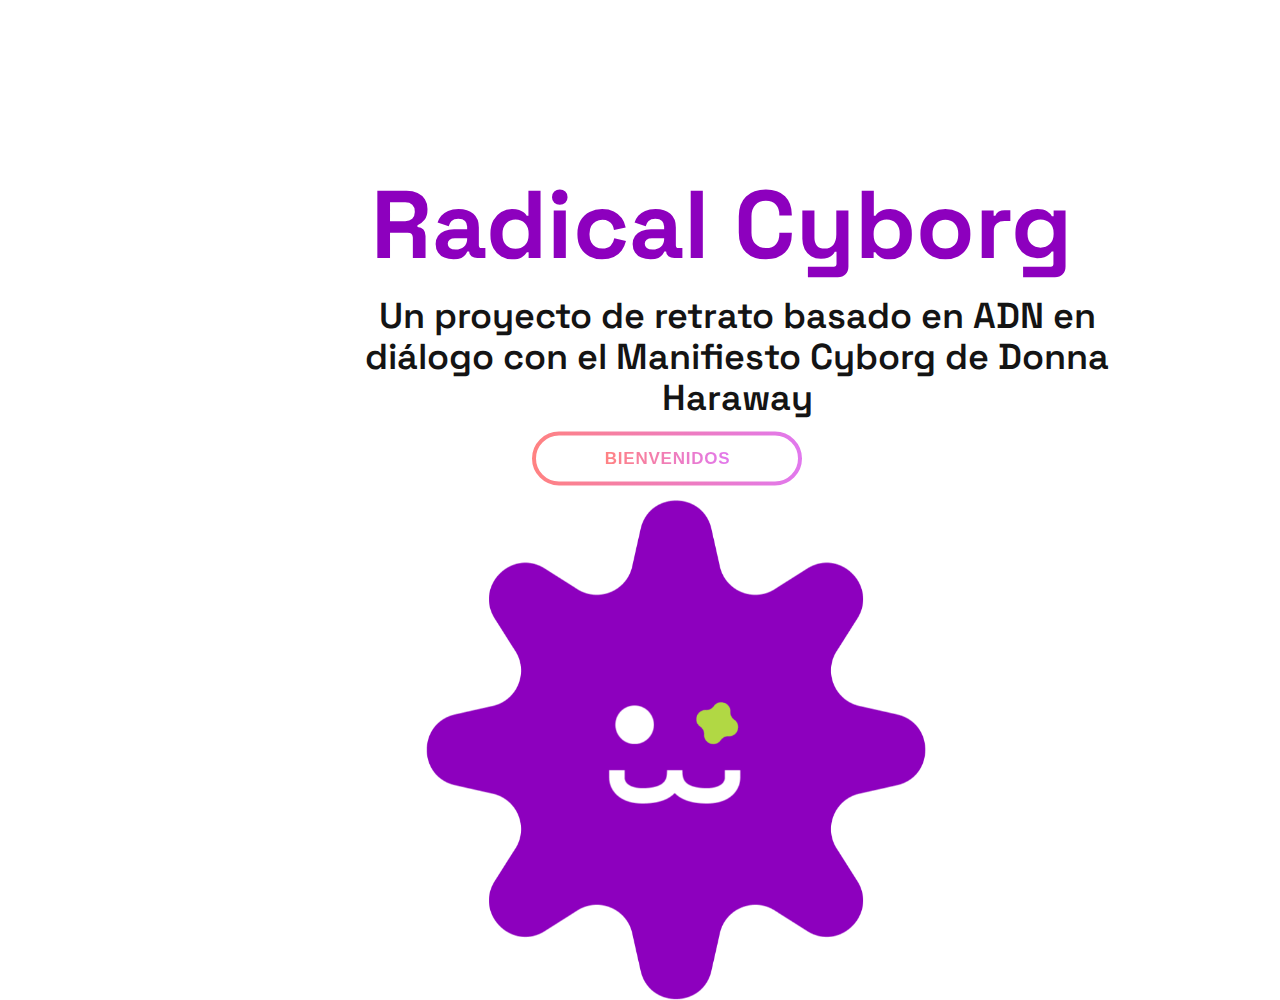
<file: paginaprincipal.html>
<!DOCTYPE html>
<html>
<head>
	<meta charset="utf-8">
	<meta name="viewport" content="width=device-width, initial-scale=1">
	<link rel="stylesheet" type="text/css" href="Css/paginaprincipal.css"> 
	<link rel="preconnect" href="https://fonts.googleapis.com">
    <link rel="preconnect" href="https://fonts.gstatic.com" crossorigin>
    <link href="https://fonts.googleapis.com/css2?family=Space+Grotesk&display=swap" rel="stylesheet">



	<title></title>
</head>
<body>

	<div class="centrar">
	<h1>Radical Cyborg</h1>
	<p>Un proyecto de retrato basado en ADN en diálogo con el Manifiesto Cyborg de Donna Haraway</p>

<div class="container"> <div class="container"> <a href="index.html" class="btn"> <svg width="277" height="62"> <defs> <linearGradient id="grad1"> <stop offset="0%" stop-color="#FF8282"/> <stop offset="100%" stop-color="#E178ED" /> </linearGradient> </defs> <rect x="5" y="5" rx="25" fill="none" stroke="url(#grad1)" width="266" height="50"></rect> </svg> <span>Bienvenidos</span> </a> </div>


<img src="gatodts1.gif" >
     </div>


</body>
</html>
</file>
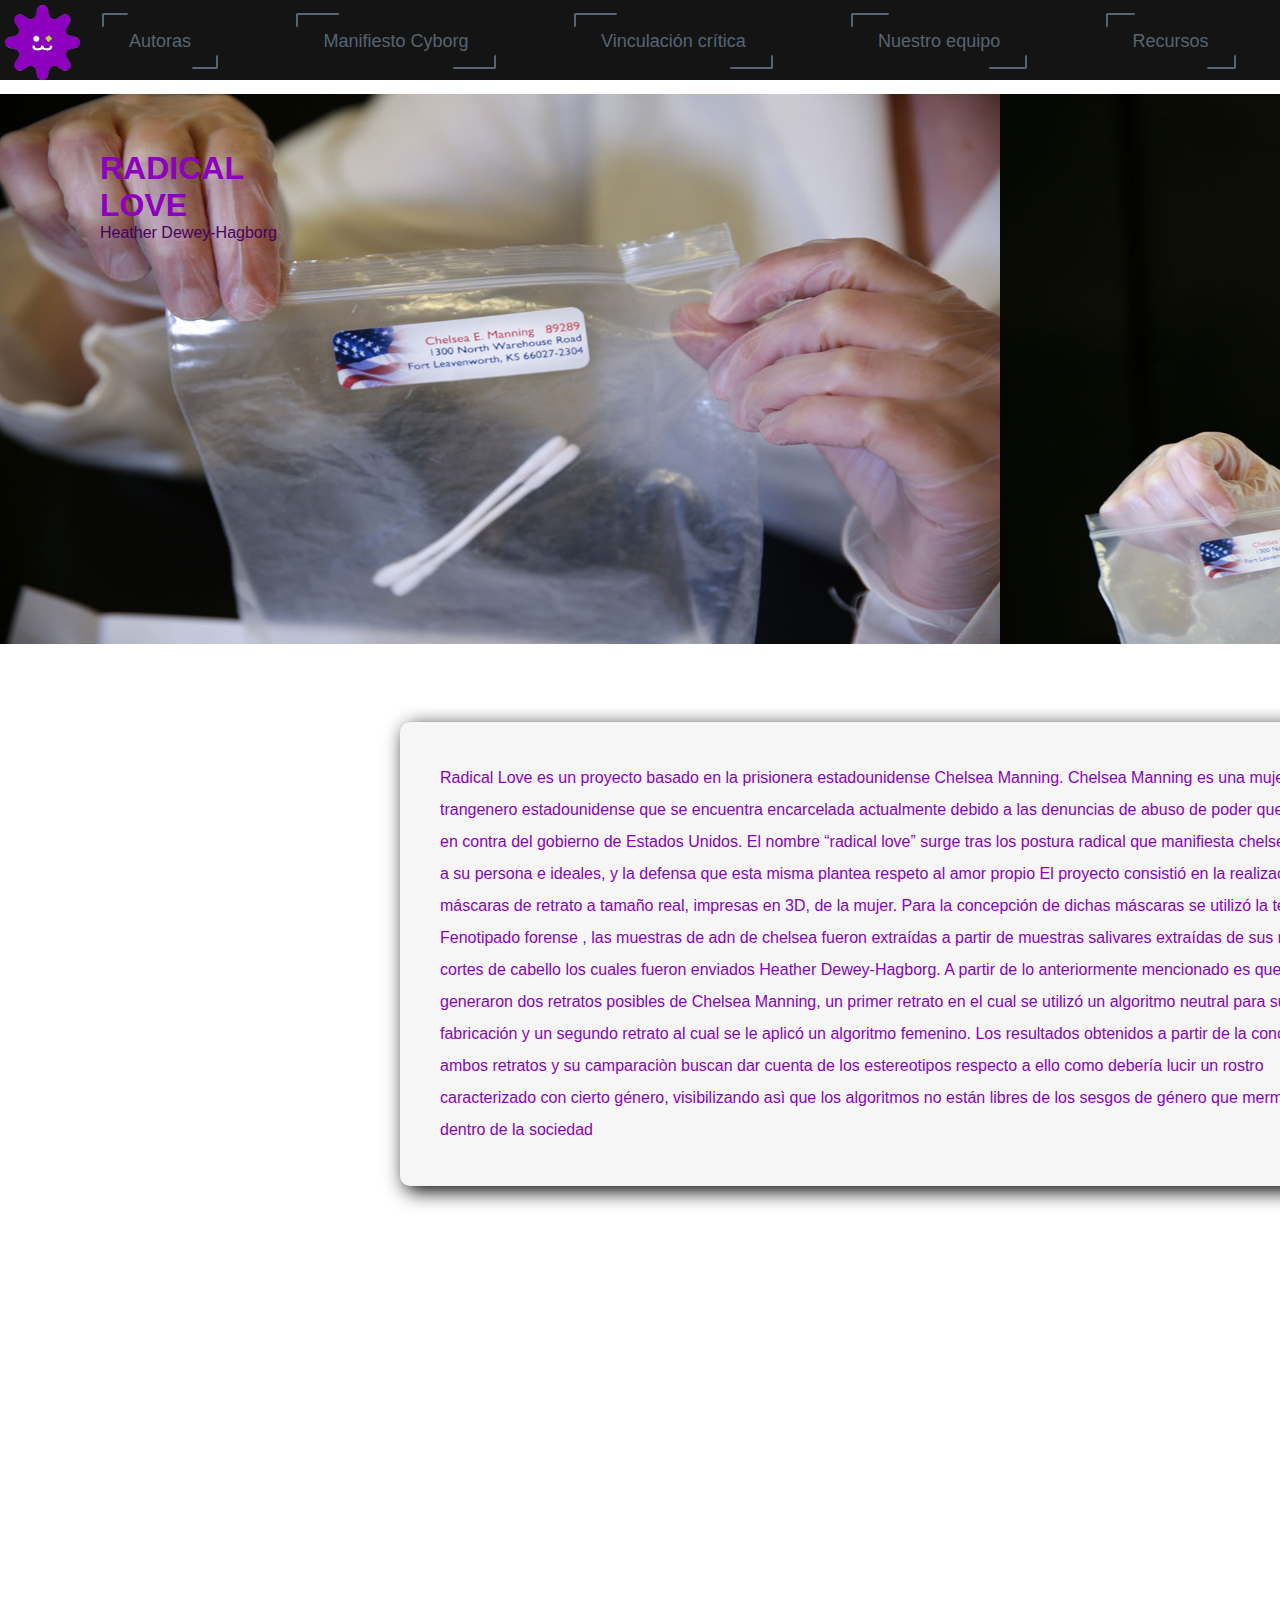
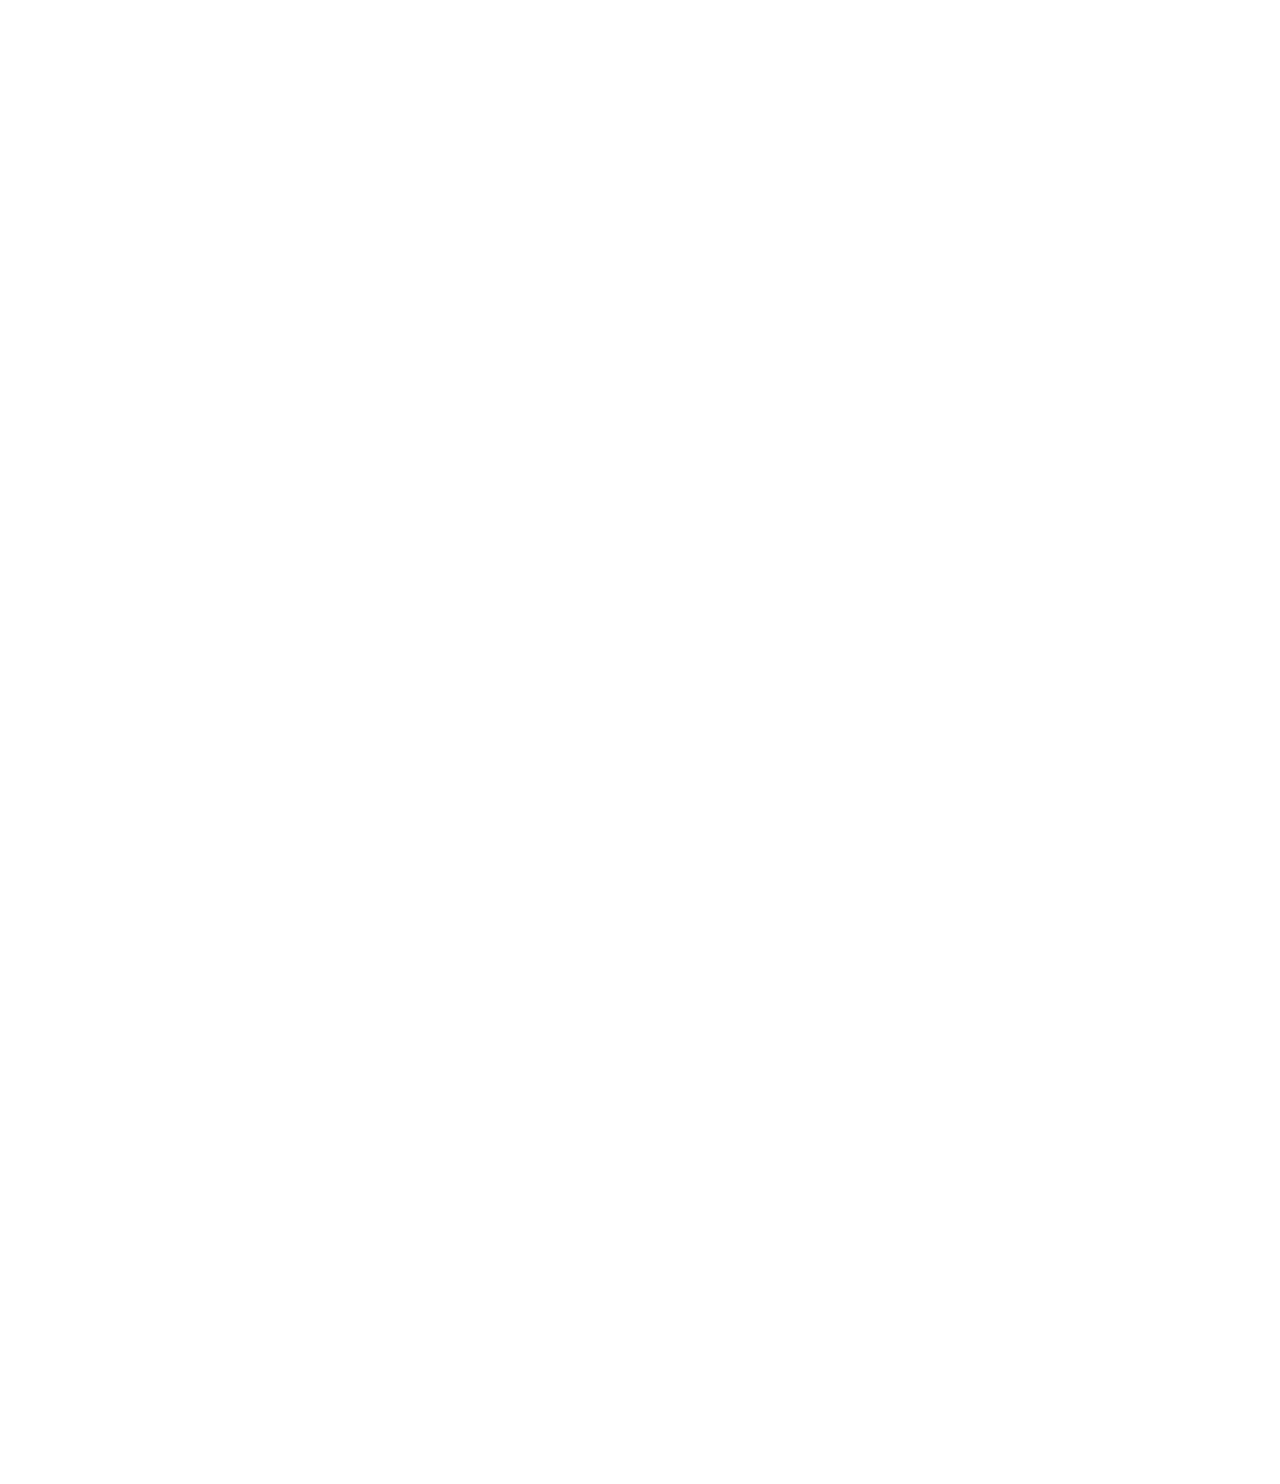
<file: radicallove.html>
<!DOCTYPE html>
<html>
<head>
	<meta charset="utf-8">
	<meta name="viewport" content="width=device-width, initial-scale=1">
		<link rel="stylesheet" type="text/css" href="Css/radicallove.css">
	<title>Radical Love</title>
</head>
<header>
<div class="container-header">
	<div class="logo-litle">
		<div class="gatite"> <a href="index.html"><img src="gatodts1.gif"></a> </div>
 	
		</div>	

<div class="navbar">
 		<nav>
 			<ul class="menu">

	<li><a class="button type1" href="autores.html">Autoras</a></li>
				<li><a class="button type1" href="manifiestocyborg.html">Manifiesto Cyborg</a></li>
			
                <li><a class="button type1" href="vinculacioncritica.html">Vinculación crítica
</a></li> 
                <li><a class="button type1" href="opiniongrupal.html">Nuestro equipo</a></li> 
                <li><a class="button type1" href="recursos.html">Recursos</a></li> 
            </ul>
        </nav>
    </div>


<div class="encabezado">

	
<div class="container-portada">
	<ul>
	<li><img src="gif1/1.jpg" alt=""></li>
	<li><img src="gif1/2.jpg" alt=""></li>
	<li><img src="gif1/3.jpg" alt=""></li>
	<li><img src="gif1/4.jpg" alt=""></li>
	<li><img src="gif1/5.jpg" alt=""></li>
	<li><img src="gif1/6.jpg" alt=""></li>
	</ul>

	



</div> <div> <div>
</header>


<body>


	<div class="proyecto" id="titulo1">  
		<h1>RADICAL</h1>
		<h1>LOVE</h1>

            <p class="text-justify"> Heather Dewey-Hagborg
          </p>
          </div>


<div class="texto1">
	<article>

<p> Radical Love es un proyecto basado en la prisionera estadounidense Chelsea Manning.
Chelsea Manning es una mujer trangenero estadounidense que se encuentra encarcelada actualmente debido a las denuncias de abuso de poder que expuso en contra del gobierno de Estados Unidos.

El nombre “radical love”  surge tras los postura radical que manifiesta chelsea respecto a su persona e ideales,  y la defensa que esta misma plantea respeto al amor propio

El proyecto  consistió en la realización de dos  máscaras de retrato a tamaño real, impresas en 3D, de la mujer. Para la concepción de dichas máscaras se utilizó la técnica de Fenotipado forense ,  las muestras de adn de chelsea fueron extraídas a partir de muestras salivares extraídas de sus mejillas  y cortes de cabello los cuales fueron enviados  Heather Dewey-Hagborg.
A partir de lo anteriormente mencionado es que  se generaron dos retratos posibles de Chelsea Manning, un primer retrato en el cual se utilizó un algoritmo neutral para su fabricación y un segundo retrato al cual se le  aplicó un algoritmo femenino. Los resultados obtenidos a partir de la concepción de ambos retratos y su camparaciòn buscan dar cuenta de los estereotipos respecto a ello como debería lucir un rostro caracterizado con cierto género,  visibilizando asì que los algoritmos no están libres de los sesgos de género que mermaron dentro de la sociedad  </p>
</div>
	



</body>
</html>
</file>
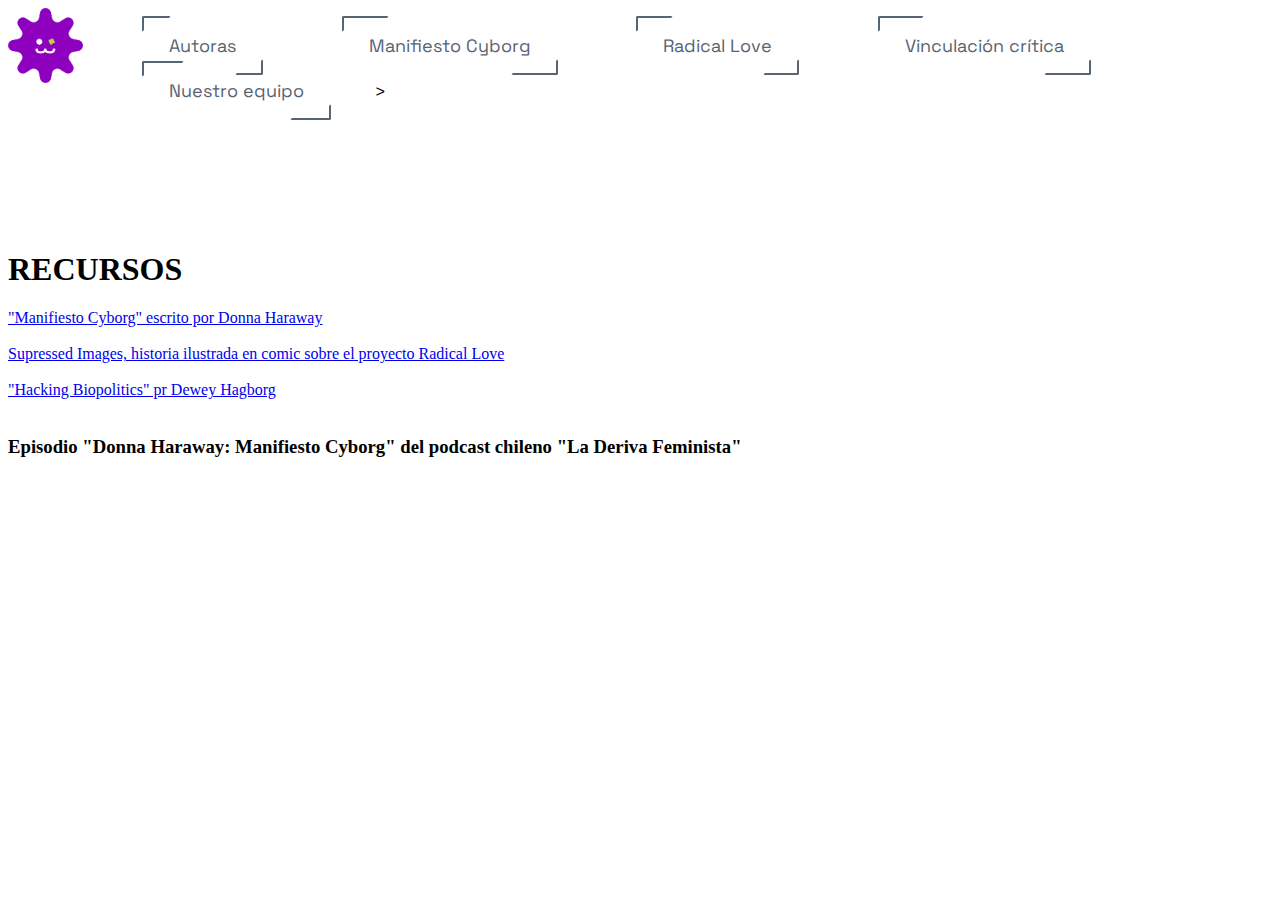
<file: recursos.html>
<!DOCTYPE html>
<html>
<head>
	<meta charset="utf-8">
	<meta name="viewport" content="width=device-width, initial-scale=1">
	<link rel="stylesheet" type="text/css" href="Css/recursos.css">
	<title>Recursos</title>
		<link rel="stylesheet" href="style.css">
	<!-- Importar tipografías-->
    <link rel="preconnect" href="https://fonts.googleapis.com">
    <link rel="preconnect" href="https://fonts.gstatic.com" crossorigin>
    <link href="https://fonts.googleapis.com/css2?family=Space+Grotesk&display=swap" rel="stylesheet">
</head>
<header> <!-- En el header va el encabezado de nuestra pagina-->




<div class="gatite">
<a href="index.html"> <img src="gatodts1.gif"> </div></a>
  
 	<div class="navbar">
 		<nav>
 			<ul class="menu">
 <li><a class="button type1" href="autoras.html">Autoras</a></li>

				<li><a class="button type1" href="manifiestocyborg.html">Manifiesto Cyborg</a></li>
				<li><a class="button type1" href="radicallove.html">Radical Love</a></li>
                <li><a class="button type1" href="vinculacioncritica.html">Vinculación crítica
</a></li> 
                <li><a class="button type1" href="opiniongrupal.html">Nuestro equipo</a></li> 
                > 
            </ul>
        </nav>
    </div>

<div id= "subtitulo1">

    <h1 class="titulo"> RECURSOS </h1>

     

<a href="https://warwick.ac.uk/fac/arts/english/currentstudents/undergraduate/modules/fictionnownarrativemediaandtheoryinthe21stcentury/manifestly_haraway_----_a_cyborg_manifesto_science_technology_and_socialist-feminism_in_the_....pdf"> "Manifiesto Cyborg" escrito por Donna Haraway</a>
<br>
<br>

<a href="https://suppressedimages.net">Supressed Images, historia ilustrada en comic sobre el proyecto Radical Love</a>
<br>
<br>
<a href="https://conversations.e-flux.com/t/heather-dewey-hagborg-hacking-biopolitics/6045"> "Hacking Biopolitics" pr Dewey Hagborg</a>
<br>
<br>


    

     <h3>Episodio "Donna Haraway: Manifiesto Cyborg" del podcast chileno "La Deriva Feminista"</h3>
     </div>

</div>



</header>




<iframe
  style="border-radius:12px"src="https://open.spotify.com/embed/episode/6deZ1IlNq9z04xf1msdV4L?utm_source=generator&theme=0" width="100%" height="352" frameBorder="0" allowfullscreen="" allow="autoplay; clipboard-write; encrypted-media; fullscreen; picture-in-picture" loading="lazy"></iframe>
<body>


</body>
</html>
</file>
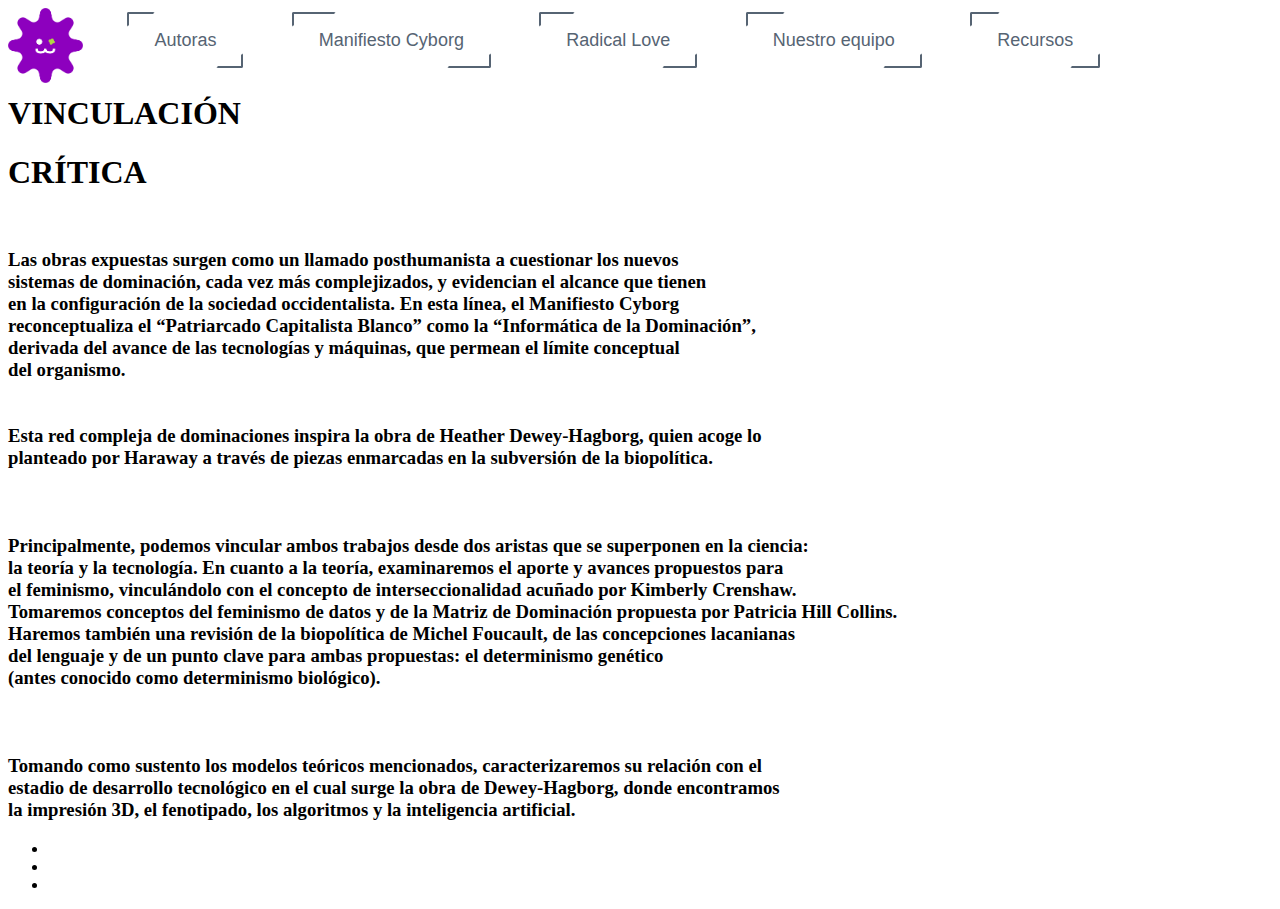
<file: vinculacioncritica.html>
<!DOCTYPE html>
<html>
<head>
	<meta charset="utf-8">
	<meta name="viewport" content="width=device-width, initial-scale=1">
	<link rel="stylesheet" type="text/css" href="Css/vinculacioncritica.css">
	<title>vinculación Crítica</title>
</head>
<div class="gatite"> 
<a href="index.html"><img src="gatodts1.gif"></a> </div>
<body> 

	<div class="navbar">
 		<nav>
 			<ul class="menu">

<li><a class="button type1" href="autores.html">Autoras
</a></li> 
<li><a class="button type1" href="manifiestocyborg.html">Manifiesto Cyborg</a></li>
<li><a class="button type1" href="radicallove.html">Radical Love</a></li>
               
<li><a class="button type1" href="opiniongrupal.html">Nuestro equipo</a></li> 
<li><a class="button type1" href="recursos.html">Recursos</a></li> 

            </ul>
        </nav>
    </div>


</header>
 
<main data-barba= "container" data-barba-namepsace= "home">
<div class="left"></div>
 </main>


<div class="texto">
		<h1>VINCULACIÓN</h1>
		<h1>CRÍTICA</h1>
</div>


<br><div id= "subtitulo1">
    <h3>Las obras expuestas surgen como un llamado posthumanista a cuestionar los nuevos<br>
    sistemas de dominación, cada vez más complejizados, y evidencian el alcance que tienen<br>
    en la configuración de la sociedad occidentalista. En esta línea, el Manifiesto Cyborg <br>
    reconceptualiza el “Patriarcado Capitalista Blanco” como la “Informática de la Dominación”,<br>
    derivada del avance de las tecnologías y máquinas, que permean el límite conceptual<br>
    del organismo.
    <br>
    <br>
    <br>
    Esta red compleja de dominaciones inspira la obra de Heather Dewey-Hagborg, quien acoge lo<br> 
    planteado por Haraway a través de piezas enmarcadas en la subversión de la biopolítica. <br>
    <br>
    <br>
    <br>
   Principalmente, podemos vincular ambos trabajos desde dos aristas que se superponen en la ciencia:<br>
   la teoría y la tecnología. En cuanto a la teoría, examinaremos el aporte y avances propuestos para<br>
   el feminismo, vinculándolo con el concepto de interseccionalidad acuñado por Kimberly Crenshaw.<br>
    Tomaremos conceptos del feminismo de datos y de la Matriz de Dominación propuesta por Patricia Hill Collins.<br>
    Haremos también una revisión de la biopolítica de Michel Foucault, de las concepciones lacanianas<br>
    del lenguaje y de un punto clave para ambas propuestas: el determinismo genético<br>
    (antes conocido como determinismo biológico).<br>
     <br>
     <br>
     <br>
    Tomando como sustento los modelos teóricos mencionados, caracterizaremos su relación con el<br>
     estadio de desarrollo tecnológico en el cual surge la obra de Dewey-Hagborg, donde encontramos<br>
      la impresión 3D, el fenotipado, los algoritmos y la inteligencia artificial.<br>

   </h3>    

</div>


</div>
 </body>



<footer>   <!-- En el footer va el pie de pagina de nuestra web -->


	<div class="info-footer">
		<ul class="lista-footer">
	    	<li><a href="/"></a></li>
	    	<li><a href="/"></a></li>
	    	<li><a href="/"></a></li>
		</ul>
	</div>

</footer>
<div class="container1">
    
</div>







</body>
</html>
</file>
<file: style.css>
body{ /* body selecciona el cuerpo general y lo pinta */
	background-color: #FFFF; /* https://www.w3schools.com/colors/colors_names.asp */  
	 'Space Grotesk', sans-serif;font-family:
	margin: 0px;		}



.gatite{display: flex;
        position: absolute;
  height: 75px;
  width: 75px;
  }



.texto { font-family: 'Space Grotesk', sans-serif;}
  .container { height: 100vh;
	 width: 100%;}



.button{position:relative;padding:1em 1.5em;border:none;background-color:transparent;cursor:pointer;outline:0;font-size:18px;margin:1em .8em}
.button.type1{color:#566473}
.button.type1.type1::after,.button.type1.type1::before{content:"";display:block;position:absolute;width:20%;height:20%;border:2px solid;transition:all .6s ease;border-radius:2px}
.button.type1.type1::after{bottom:0;right:0;border-color:transparent #566473 #566473 transparent}
.button.type1.type1::before{top:0;left:0;border-color:#566473 transparent transparent #566473}
.button.type1.type1:hover:after,.button.type1.type1:hover:before{width:100%;height:100%}





  nav {flex: 1;
   padding-left: 60px;
   display: flex;
   width: 100%;
   background-color: white;

   line-height: 1.3;
   font-family: Menlo, monospace;}


  nav ul li {
	 display: inline-block;
	 list-style: none;
	 margin: 0px 20 px;
	 color: black;
   padding: 10px 20px;
   box-sizing: border-box;
   display: inline-block;
 }



  nav ul li a {color: white;
   font-family: 'Space Grotesk', sans-serif;
   text-decoration:none;}



  .logoynombre {background-color: greenyellow;
   width: 100%;
  height: 100px;}

  #titulo1 { padding-left: 100px;
           padding-top: 150px;
           font-family: 'Space Grotesk', sans-serif;
          color: #8D00BE;}


.proyecto {text-align:right ;
        margin-top: -90px;
        padding-right: 150px;
        font-family: 'Space Grotesk', sans-serif;
        color: #8D00BE;
          }

#flecha   {position: absolute;
          padding-left: 550px;
          padding-top: 200px;
          }

#subtitulo1 {padding-top: 100px;
          }

#donna    {padding-top: 200px; 
          padding-left: 105px;
          }

.donnita  {color: #8D00BE;
          }


#heather  {padding-top: 100px; 
          color:#8D00BE; 
          }

#subtitulo2 {text-align: right;
    padding-top: 600px;
 padding-right: 150px;}
</file>
<file: Css/autores.css>
body{ /* body selecciona el cuerpo general y lo pinta */
        background-color: #FFFF; /* https://www.w3schools.com/colors/colors_names.asp */  
         'Space Grotesk', sans-serif;font-family:
        margin: 0px;            }


.gatite a{display: flex;
        position: absolute;
  height: 75px;
  width: 75px;
  }

  .button{position:relative;padding:1em 1.5em;border:none;background-color:transparent;cursor:pointer;outline:0;font-size:18px;margin:1em .8em}
.button.type1{color:#566473}
.button.type1.type1::after,.button.type1.type1::before{content:"";display:block;position:absolute;width:20%;height:20%;border:2px solid;transition:all .6s ease;border-radius:2px}
.button.type1.type1::after{bottom:0;right:0;border-color:transparent #566473 #566473 transparent}
.button.type1.type1::before{top:0;left:0;border-color:#566473 transparent transparent #566473}
.button.type1.type1:hover:after,.button.type1.type1:hover:before{width:100%;height:100%}
 
  nav {flex: 1;
   padding-left: 60px;
   display: flex;
   width: 100%;
   background-color: white;

   line-height: 1.3;
   font-family: Menlo, monospace;}


  nav ul li {
   display: inline-block;
   list-style: none;
   margin: 0px 20 px;
   color: black;
   padding: 10px 20px;
   box-sizing: border-box;
   display: inline-block;
 }



  nav ul li a {color: white;
    font-family: 'Space Grotesk', sans-serif;
   text-decoration:none;}
  nav {flex: 1;
   padding-left: 60px;
   display: flex;
   width: 100%;
  
   line-height: 1.3;
   font-family: Menlo, monospace;}


  nav ul li {
         display: inline-block;
         list-style: none;
         margin: 0px 20 px;
         color: black;
   padding: 10px 20px;
   box-sizing: border-box;
   display: inline-block;}



  nav ul li a {color: white;
   font-family: 'Space Grotesk', sans-serif;
   text-decoration:none;}

   .nombre1 {padding-left: 105px;
           padding-top: 20px;
           font-family: 'Space Grotesk', sans-serif;
           color: #8D00BE;}
 
   .texto1{padding-left: 105px;
           padding-top: 20px;
           padding-right:500px ;
            font-family: 'Space Grotesk', sans-serif;}

 .img {width: 300px;
        height: 300px;
position: absolute;
padding-left: 1000px;
padding-top: 70px;}

.nombre2 {padding-left: 105px;
           padding-top: 50px;
           font-family: 'Space Grotesk', sans-serif;
         color: #8D00BE;}
 
   .texto2{padding-left: 105px;
           padding-top: 40px;
           padding-right:500px ;
            font-family: 'Space Grotesk', sans-serif;
          ;}

 .img2 {width: 300px;
        height: 300px;
position: absolute;
padding-left: 1000px;
padding-top: 95px;}

.abajo {}
</file>
<file: Css/manifiesto.css>
* {margin: 0;
padding: 0;
box-sizing: border-box;
font-family: ;
}

html{font-family: 'Space Grotesk', sans-serif;}


header {
        width: 100%;
        height: 80px;
        background: #141414;

}

.container-header { width: 100%;
max-width: 1200px;

 }

.gatite img { width: 75px;
        height: 75px;
        margin-top: 5px;
        margin-left:5px ; }



.menu {position: absolute;
        right: 10px;
        top:  10px;}

.button{position:relative;padding:1em 1.5em;border:none;background-color:transparent;cursor:pointer;outline:0;font-size:18px;margin:1em .8em}
.button.type1{color:#566473}
.button.type1.type1::after,.button.type1.type1::before{content:"";display:block;position:absolute;width:20%;height:20%;border:2px solid;transition:all .6s ease;border-radius:2px}
.button.type1.type1::after{bottom:0;right:0;border-color:transparent #566473 #566473 transparent}
.button.type1.type1::before{top:0;left:0;border-color:#566473 transparent transparent #566473}
.button.type1.type1:hover:after,.button.type1.type1:hover:before{width:100%;height:100%}

  nav {flex: 1;
   padding-left: 60px;
   display: flex;
   width: 100%;
   background-color: white;

   line-height: 1.3;
   font-family: Menlo, monospace;}


  nav ul li {
   display: inline-block;
   list-style: none;
   margin: 0px 20 px;
   color: black;
   padding: 20px 20px;
   box-sizing: border-box;
   display: inline-block;
 }



  nav ul li a {color: white;
  font-family: 'Space Grotesk', sans-serif;;
   text-decoration:none;}



.encabezado {text-align: center;

        color: #8D00BE; 
        background-size: cover; 
        height: 500px; 
        background-attachment: fixed;}



.container-portada { width: 100%;
        margin: auto;
height: 500px; 
 }

.container-portada ul {
        display: flex;
        padding-top: 10px;
        width: 500%; height: 600%;
        animation: cambio 20s infinite;
        animation-direction: alternate;
        animation-timing-function: ease-in-out 10s;

}

.container-portada li { width: 100%;
        list-style: none;
 }

.container-portada img {
        width: 100%;
        height: 550px;
        box-sizing: initial;
        background-size: contain;
}


@keyframes cambio 
{ 0% {margin-left: 0;}
20% { margin-left: 0; }

25% {margin-left: -100%;}
45% {margin-left: -100%;}

50%{margin-left: -200%;}
65% {margin-left: -200%;}

70% {margin-left: -300%;}
85% {margin-left: -300%;}

90% {margin-left: -400%;}
100% {margin-left: -400%;} }


.proyecto {padding-left: 100px;
           padding-top: 70px;
           font-family: 'Space Grotesk', sans-serif;
           padding-bottom: 80px;
           color: #8D00BE;}

.text-justify {color: #470060;}

.texto1 {width: 90%;
max-width: 1000px;
margin: 400px;
padding: 50 px 0;
font-family: 'Space Grotesk', sans-serif;}

article {
        background-color: #F6F6F6;
        color: #8D00BE;
        border-radius: 10px;
        padding: 40px;
        padding-left: -40px;
        font-size: 16px;
        line-height: 32px;
        box-shadow: 5px 5px 20px rgba(0, 0, 0, 1.0);
}


.hovertext {
  position: relative;
  border-bottom: 1px dotted black;
}

.hovertext:before {
  content: attr(data-hover);
  visibility: hidden;
  opacity: 0;
  width: 140px;
  background-color: black;
  color: #fff;
  text-align: center;
  border-radius: 5px;
  padding: 5px 0;
  transition: opacity 1s ease-in-out;

  position: absolute;
  z-index: 1;
  left: 0;
  top: 110%;
}

.hovertext:hover:before {
  opacity: 1;
  visibility: visible;
}


.texto2 {width: 90%;
max-width: 1000px;
margin: 400px;
padding: 50 px 0;
font-family: 'Space Grotesk', sans-serif;}

.texto2 article {
        background-color: #F6F6F6;
        color: #8D00BE;
        border-radius: 10px;
        padding: 40px;
        padding-left: -40px;
        font-size: 16px;
        line-height: 32px;
        box-shadow: 5px 5px 20px rgba(0, 0, 0, 1.0);
}

.texto2 h1 {color: black;
font: bold;}

.texto3 {width: 90%;
max-width: 1000px;
margin: 400px;
padding: 50 px 0;
font-family: 'Space Grotesk', sans-serif;}

.texto3 article {
        background-color: #F6F6F6;
        color: #8D00BE;
        border-radius: 10px;
        padding: 40px;
        padding-left: -40px;
        font-size: 16px;
        line-height: 32px;
        box-shadow: 5px 5px 20px rgba(0, 0, 0, 1.0);
}

.texto3 h2 {color: black;
font: bold;}


.texto4 {width: 90%;
max-width: 1000px;
margin: 400px;
padding: 50 px 0;
font-family: 'Space Grotesk', sans-serif;}

.texto4 article {
        background-color: #F6F6F6;
        color: #8D00BE;
        border-radius: 10px;
        padding: 40px;
        padding-left: -40px;
        font-size: 16px;
        line-height: 32px;
        box-shadow: 5px 5px 20px rgba(0, 0, 0, 1.0);
}

.texto4 h3 {color: black;
font: bold;}

.texto4 h4 {color: black;
font: bold;}

.texto5 {width: 90%;
max-width: 1000px;
margin: 400px;
padding: 50 px 0;
font-family: 'Space Grotesk', sans-serif;}

.texto5 article {
        background-color: #F6F6F6;
        color: #8D00BE;
        border-radius: 10px;
        padding: 40px;
        padding-left: -40px;
        font-size: 16px;
        line-height: 32px;
        box-shadow: 5px 5px 20px rgba(0, 0, 0, 1.0);
}

.texto5 h5 {color: black;
font: bold;}





.texto6 {width: 90%;
max-width: 1000px;
margin: 400px;
padding: 50 px 0;
font-family: 'Space Grotesk', sans-serif;}

.texto6 article {
        background-color: #F6F6F6;
        color: #8D00BE;
        border-radius: 10px;
        padding: 40px;
        padding-left: -40px;
        font-size: 16px;
        line-height: 32px;
        box-shadow: 5px 5px 20px rgba(0, 0, 0, 1.0);
}

.texto7 h5 {color: black;
font: bold;}



.texto7 {width: 90%;
max-width: 1000px;
margin: 400px;
padding: 50 px 0;
font-family: 'Space Grotesk', sans-serif;}

.texto7 article {
        background-color: #F6F6F6;
        color: #8D00BE;
        border-radius: 10px;
        padding: 40px;
        padding-left: -40px;
        font-size: 16px;
        line-height: 32px;
        box-shadow: 5px 5px 20px rgba(0, 0, 0, 1.0);
}

.texto7 h5 {color: black;
font: bold;}
</file>
<file: Css/opiniongrupal.css>
body{ /* body selecciona el cuerpo general y lo pinta */
	 /* https://www.w3schools.com/colors/colors_names.asp */  
	 'Space Grotesk', sans-serif;font-family:
	margin: 0px;		}

html{ font-family: 'Space Grotesk', sans-serif;}


.button{position:relative;padding:1em 1.5em;border:none;background-color:transparent;cursor:pointer;outline:0;font-size:18px;margin:1em .8em}
.button.type1{color:#566473}
.button.type1.type1::after,.button.type1.type1::before{content:"";display:block;position:absolute;width:20%;height:20%;border:2px solid;transition:all .6s ease;border-radius:2px}
.button.type1.type1::after{bottom:0;right:0;border-color:transparent #566473 #566473 transparent}
.button.type1.type1::before{top:0;left:0;border-color:#566473 transparent transparent #566473}
.button.type1.type1:hover:after,.button.type1.type1:hover:before{width:100%;height:100%}



.gatite a{display: flex;
        position: absolute;
  height: 75px;
  width: 75px;
  }

 nav ul li {
   display: inline-block;
   list-style: none;
   margin: 0px 20 px;
   color: black;
   padding: 10px 20px;
   box-sizing: border-box;
   display: inline-block;
 }



  nav ul li a {color: white;
    font-family: 'Space Grotesk', sans-serif;;
   text-decoration:none;}


.texto { font-family: 'Space Grotesk', sans-serif;}
  .container { height: 100vh;
     width: 100%;
    }

 


  nav {flex: 1;
   padding-left: 60px;
   display: flex;
   width: 100%;
  
   line-height: 1.3;
   font-family: Menlo, monospace;}


  nav ul li {
     display: inline-block;
     list-style: none;
     margin: 0px 20 px;
     color: black;
   padding: 10px 20px;
   box-sizing: border-box;
   display: inline-block;}



  nav ul li a {color: white;
    font-family: 'Space Grotesk', sans-serif;
   text-decoration:none;}


 .brand {padding-left: 100px;
           padding-top: 50px;
           font-family: 'Space Grotesk', sans-serif;
           padding-bottom: 80px;
       color: #8D00BE;}




.text-justify {text-align: justify; 
   
    padding-left: 105px; 
    padding-right: 600px;
    padding-bottom: 20px ;
}



.nombre {padding-left: 105px;
  padding-top: 30px;
  color: #8D00BE;
}

.text-justifyi {text-align: justify; 
   
    padding-left: 600px; 
    padding-right: 105px;
    padding-bottom: 20px;

}

.nombrei {padding-left:600px;
          color: #8D00BE;
}

.coti {display: flex;
        position: absolute;
  height: 200px;
  width: 200px;
  padding-left: 300px;
  padding-top: 65px; }

  .lanny {display: flex;
        position: absolute;
  height: 200px;
  width: 200px;
  padding-left: 300px;
  padding-top:100px; }

  .chito {display: flex;
        position: absolute;
  height: 200px;
  width: 200px;
  padding-left: 300px;
  padding-top: 50px; }

  .isa {display: flex;
        position: absolute;
  height: 200px;
  width: 200px;
  padding-left: 300px;
  padding-top: 200px; }

.imgi {display: flex;
        position: absolute;
  height: 200px;
  width: 200px;
  padding-right: 250px;
padding-left: 800px;}

.coni {display: flex;
        position: absolute;
  height: 200px;
  width: 200px;
  padding-left: 300px; }
 .jose {display: flex;
        position: absolute;
  height: 200px;
  width: 200px;
  padding-left: 300px;
  padding-top: 50px; }
</file>
<file: Css/paginaprincipal.css>
body
h1 {position: absolute;
width: 703px;
height: 122px;
left: 29%;
top: 100px;
font-family: 'Space Grotesk'; 
font-style: normal;
font-weight: 700;
font-size: 96px;
line-height: 122px;
display: flex;
align-items: center;
text-align: center;
color: #8D00BE;
}

p { position: absolute;
width: 834px;
height: 84px;
left: 25%;
top: 260px;

font-family: 'Space Grotesk'; 
font-style: normal;
font-weight: 600;
font-size: 36px;
line-height: 41px;

text-align: center;
color: #141414;
} 




.container{box-sizing: border-box; width: 164px;
	height: 0px%;position:absolute;top:200px;left:48%;transform:translate(-50%,-50%)}
.btn{margin-top:calc(50% + 25px);position:relative;display:inline-block;width:277px;height:50px;line-height:60px;text-align:center;text-transform:uppercase;background-color:transparent;cursor:pointer;text-decoration:none;font-family:Roboto,sans-serif;font-weight:900;font-size:17px;letter-spacing:.045em}
.btn svg{position:absolute;top:0;left:0}
.btn svg rect{//stroke:#EC0033;stroke-width:4;stroke-dasharray:353,0;stroke-dashoffset:0;-webkit-transition:all 600ms ease;transition:all 600ms ease}
.btn span{background:#ff8282;background:-moz-linear-gradient(left,rgba(255,130,130,1) 0,rgba(225,120,237,1) 100%);background:-webkit-linear-gradient(left,rgba(255,130,130,1) 0,rgba(225,120,237,1) 100%);background:linear-gradient(to right,rgba(255,130,130,1) 0,rgba(225,120,237,1) 100%);filter:progid:DXImageTransform.Microsoft.gradient(startColorstr='#ff8282', endColorstr='#e178ed', GradientType=1);-webkit-background-clip:text;-webkit-text-fill-color:transparent}
.btn:hover svg rect{stroke-width:4;stroke-dasharray:196,543;stroke-dashoffset:437}


img {position: absolute;
width: 500px;
align-content: center;
top: 300px;
right: -230px;
}
</file>
<file: Css/radicallove.css>
* {margin: 0;
padding: 0;
box-sizing: border-box;
font-family: ;
}

html{font-family: 'Space Grotesk', sans-serif;}


header {
        width: 100%;
        height: 80px;
        background: #141414;

}

.container-header { width: 100%;
max-width: 1200px;

 }

.gatite img { width: 75px;
        height: 75px;
        margin-top: 5px;
        margin-left:5px ; }



.menu {position: absolute;
        right: 10px;
        top:  10px;}

.button{position:relative;padding:1em 1.5em;border:none;background-color:transparent;cursor:pointer;outline:0;font-size:18px;margin:1em .8em}
.button.type1{color:#566473}
.button.type1.type1::after,.button.type1.type1::before{content:"";display:block;position:absolute;width:20%;height:20%;border:2px solid;transition:all .6s ease;border-radius:2px}
.button.type1.type1::after{bottom:0;right:0;border-color:transparent #566473 #566473 transparent}
.button.type1.type1::before{top:0;left:0;border-color:#566473 transparent transparent #566473}
.button.type1.type1:hover:after,.button.type1.type1:hover:before{width:100%;height:100%}

  nav {flex: 1;
   padding-left: 60px;
   display: flex;
   width: 100%;
   background-color: white;

   line-height: 1.3;
   font-family: Menlo, monospace;}


  nav ul li {
   display: inline-block;
   list-style: none;
   margin: 0px 20 px;
   color: black;
   padding: 20px 20px;
   box-sizing: border-box;
   display: inline-block;
 }



  nav ul li a {color: white;
  font-family: 'Space Grotesk', sans-serif;;
   text-decoration:none;}



.encabezado {text-align: center;

        color: #8D00BE; 
        background-size: cover; 
        height: 500px; 
        background-attachment: fixed;}



.container-portada { width: 100%;
        margin: auto;
height: 500px; 
 }

.container-portada ul {
        display: flex;
        padding-top: 10px;
        width: 500%; height: 600%;
        animation: cambio 20s infinite;
        animation-direction: alternate;
        animation-timing-function: ease-in-out 10s;

}

.container-portada li { width: 100%;
        list-style: none;
 }

.container-portada img {
        width: 100%;
        height: 550px;
        box-sizing: initial;
        background-size: contain;
}


@keyframes cambio 
{ 0% {margin-left: 0;}
20% { margin-left: 0; }

25% {margin-left: -100%;}
45% {margin-left: -100%;}

50%{margin-left: -200%;}
65% {margin-left: -200%;}

70% {margin-left: -300%;}
85% {margin-left: -300%;}

90% {margin-left: -400%;}
100% {margin-left: -400%;} }


.proyecto {padding-left: 100px;
           padding-top: 70px;
           font-family: 'Space Grotesk', sans-serif;
           padding-bottom: 80px;
           color: #8D00BE;}

.text-justify {color: #470060;}

.texto1 {width: 90%;
max-width: 1000px;
margin: 400px;
padding: 50 px 0;
font-family: 'Space Grotesk', sans-serif;}

article {
        background-color: #F6F6F6;
        color: #8D00BE;
        border-radius: 10px;
        padding: 40px;
        padding-left: -40px;
        font-size: 16px;
        line-height: 32px;
        box-shadow: 5px 5px 20px rgba(0, 0, 0, 1.0);
}


.hovertext {
  position: relative;
  border-bottom: 1px dotted black;
}

.hovertext:before {
  content: attr(data-hover);
  visibility: hidden;
  opacity: 0;
  width: 140px;
  background-color: black;
  color: #fff;
  text-align: center;
  border-radius: 5px;
  padding: 5px 0;
  transition: opacity 1s ease-in-out;

  position: absolute;
  z-index: 1;
  left: 0;
  top: 110%;
}

.hovertext:hover:before {
  opacity: 1;
  visibility: visible;
}
</file>
<file: Css/recursos.css>
.gatite a{display: flex;
        position: absolute;
  height: 75px;
  width: 75px;
  }
</file>
<file: Css/vinculacioncritica.css>
.gatite a{display: flex;
        position: absolute;
  height: 75px;
  width: 75px;
  }

  .button{position:relative;padding:1em 1.5em;border:none;background-color:transparent;cursor:pointer;outline:0;font-size:18px;margin:1em .8em}
.button.type1{color:#566473}
.button.type1.type1::after,.button.type1.type1::before{content:"";display:block;position:absolute;width:20%;height:20%;border:2px solid;transition:all .6s ease;border-radius:2px}
.button.type1.type1::after{bottom:0;right:0;border-color:transparent #566473 #566473 transparent}
.button.type1.type1::before{top:0;left:0;border-color:#566473 transparent transparent #566473}
.button.type1.type1:hover:after,.button.type1.type1:hover:before{width:100%;height:100%}





  nav {flex: 1;
   padding-left: 60px;
   display: flex;
   width: 100%;
   background-color: white;

   line-height: 1.3;
   font-family: Menlo, monospace;}


  nav ul li {
         display: inline-block;
         list-style: none;
         margin: 0px 20 px;
         color: black;
   padding: 5px 5px;
   box-sizing: border-box;
   display: inline-block;
 }



  nav ul li a {color: white;
   font-family: 'Space Grotesk', sans-serif;
   text-decoration:none;}
</file>
